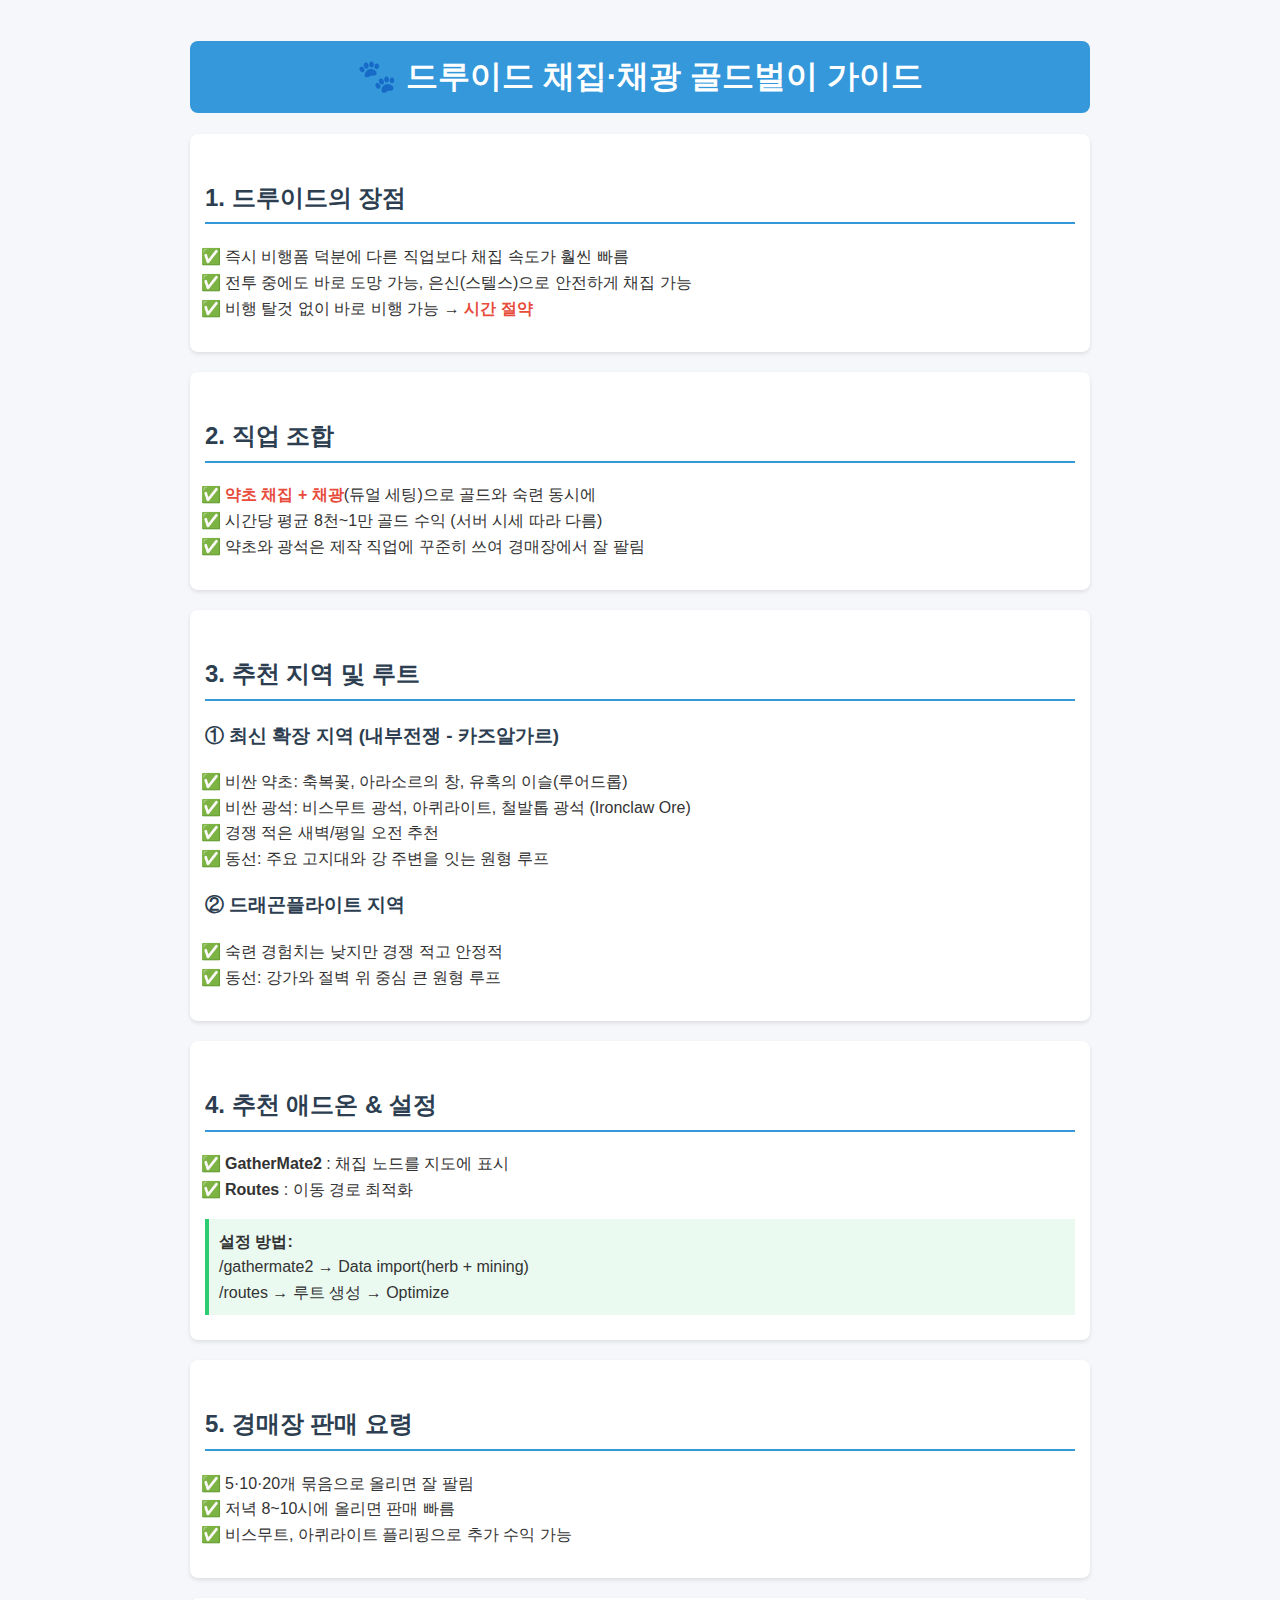
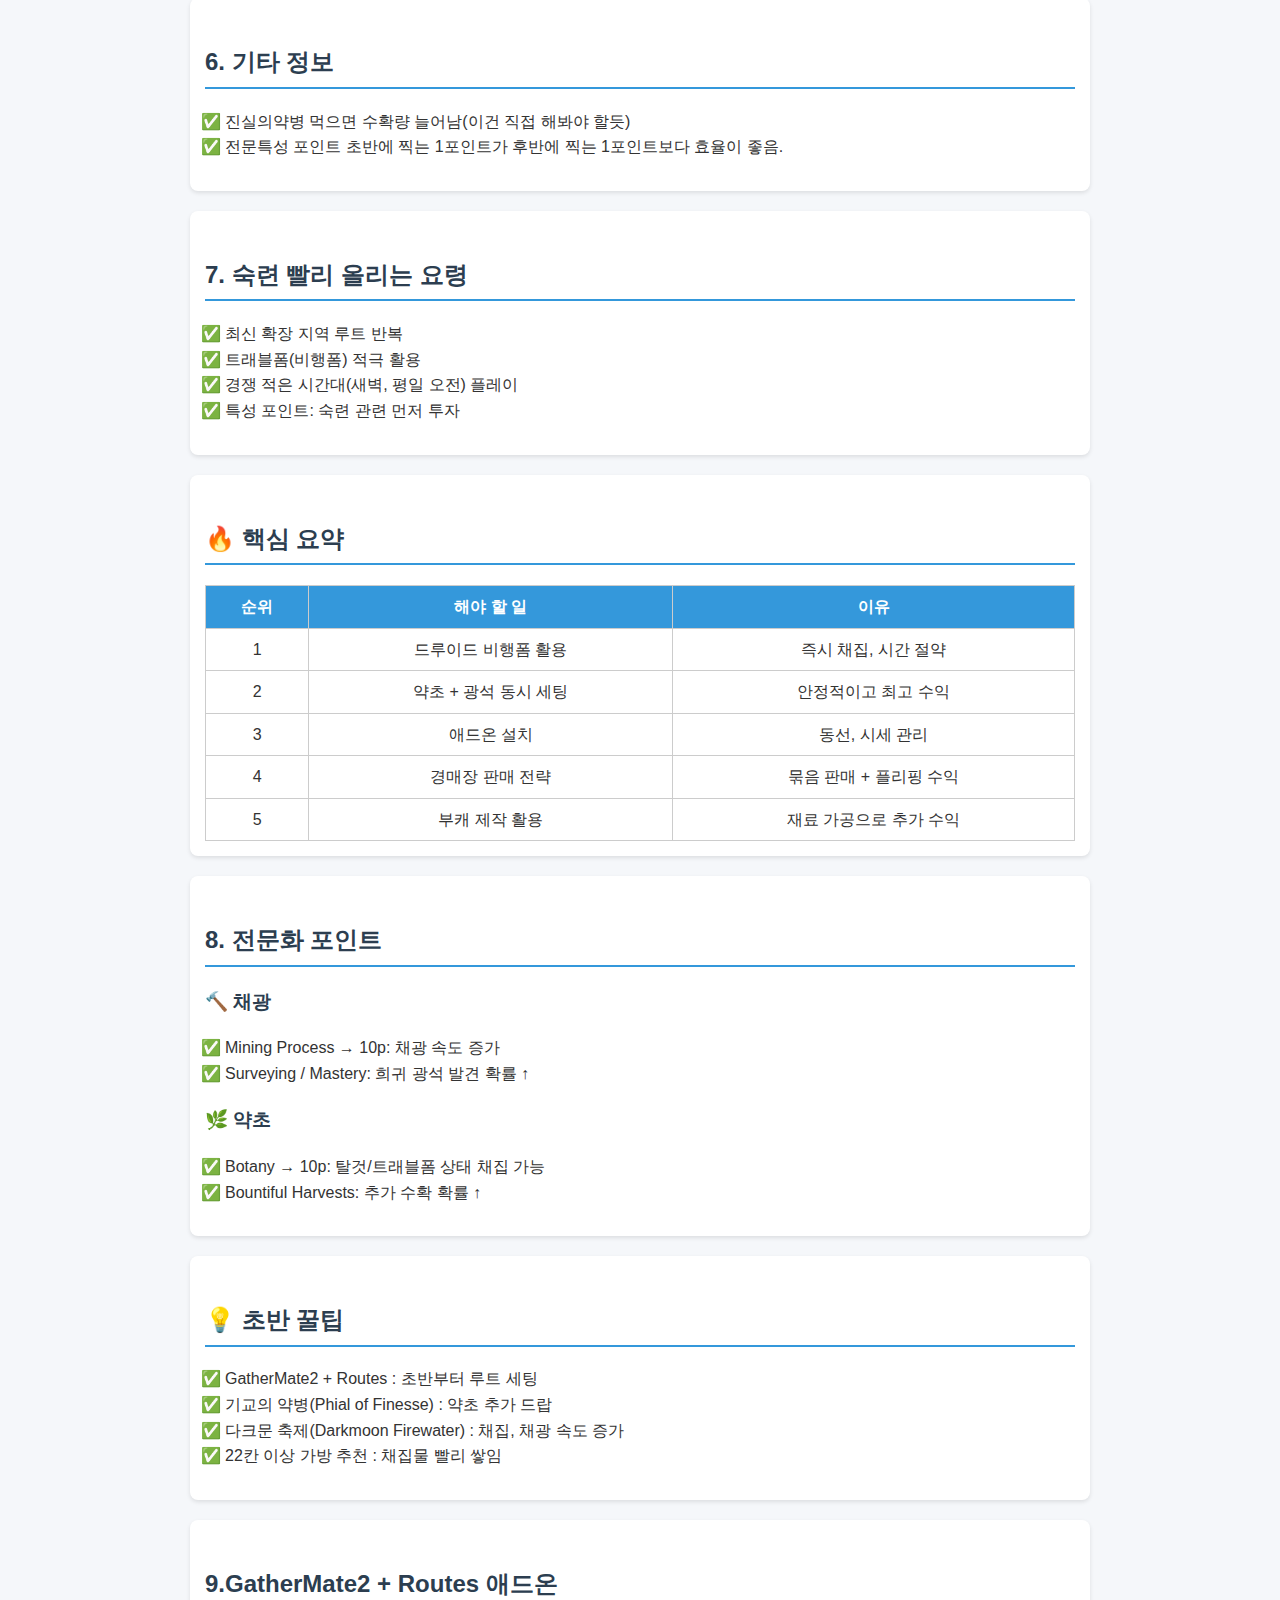
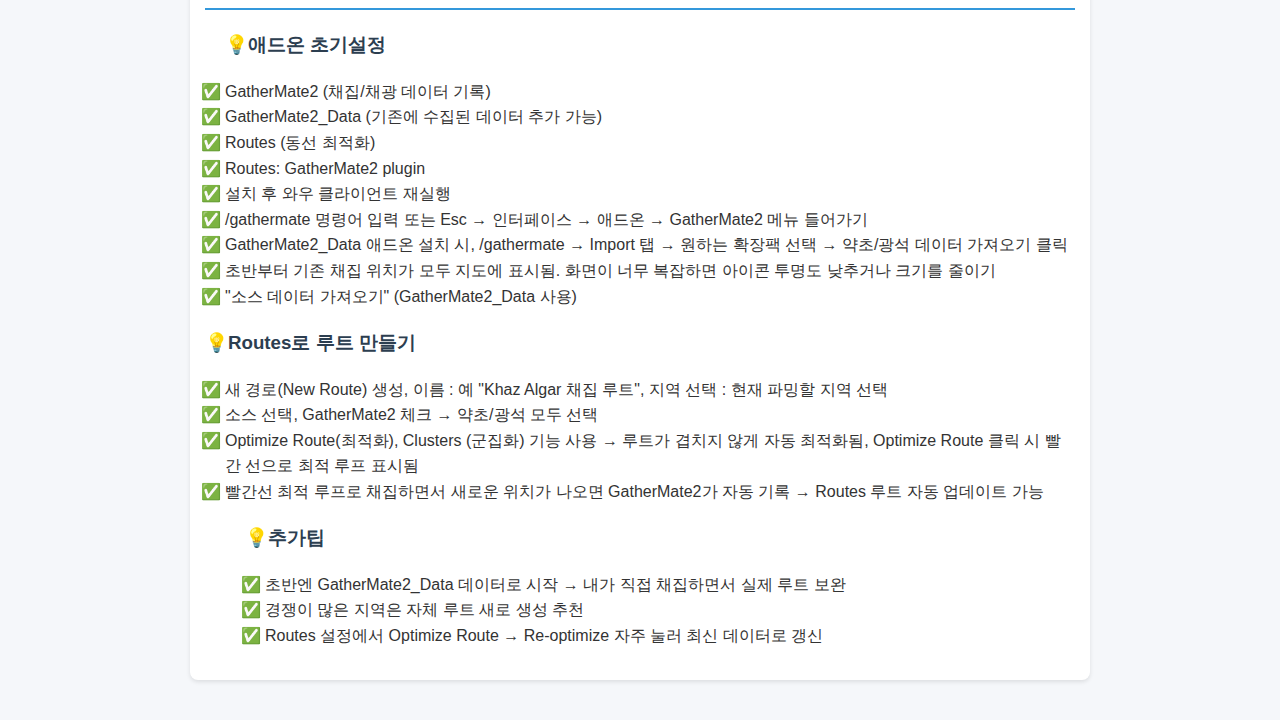
<file: druid_gold.html>
<!DOCTYPE html>
<html lang="ko">
<head>
  <meta charset="UTF-8">
  <title>드루이드 채집·채광 골드벌이 가이드</title>
  <style>
    body {
      font-family: Arial, sans-serif;
      line-height: 1.6;
      background-color: #f5f7fa;
      color: #333;
      max-width: 900px;
      margin: 0 auto;
      padding: 20px;
    }
    h1, h2, h3 {
      color: #2c3e50;
    }
    h1 {
      text-align: center;
      background: #3498db;
      color: white;
      padding: 10px;
      border-radius: 8px;
    }
    h2 {
      border-bottom: 2px solid #3498db;
      padding-bottom: 5px;
      margin-top: 30px;
    }
    .section {
      background: white;
      padding: 15px;
      margin-bottom: 20px;
      border-radius: 8px;
      box-shadow: 0 2px 4px rgba(0,0,0,0.1);
    }
    ul {
      list-style: "✅ ";
      padding-left: 20px;
    }
    table {
      width: 100%;
      border-collapse: collapse;
      margin-top: 10px;
    }
    table, th, td {
      border: 1px solid #ccc;
    }
    th {
      background: #3498db;
      color: white;
    }
    th, td {
      padding: 8px;
      text-align: center;
    }
    .tip {
      background: #eafaf1;
      border-left: 4px solid #2ecc71;
      padding: 10px;
      margin: 10px 0;
    }
    .highlight {
      color: #e74c3c;
      font-weight: bold;
    }
  </style>
</head>
<body>

<h1>🐾 드루이드 채집·채광 골드벌이 가이드</h1>

<div class="section">
  <h2>1. 드루이드의 장점</h2>
  <ul>
    <li>즉시 비행폼 덕분에 다른 직업보다 채집 속도가 훨씬 빠름</li>
    <li>전투 중에도 바로 도망 가능, 은신(스텔스)으로 안전하게 채집 가능</li>
    <li>비행 탈것 없이 바로 비행 가능 → <span class="highlight">시간 절약</span></li>
  </ul>
</div>

<div class="section">
  <h2>2. 직업 조합</h2>
  <ul>
    <li><span class="highlight">약초 채집 + 채광</span>(듀얼 세팅)으로 골드와 숙련 동시에</li>
    <li>시간당 평균 8천~1만 골드 수익 (서버 시세 따라 다름)</li>
    <li>약초와 광석은 제작 직업에 꾸준히 쓰여 경매장에서 잘 팔림</li>
  </ul>
</div>

<div class="section">
  <h2>3. 추천 지역 및 루트</h2>
  <h3>① 최신 확장 지역 (내부전쟁 - 카즈알가르)</h3>
  <ul>
    <li>비싼 약초: 축복꽃, 아라소르의 창, 유혹의 이슬(루어드롭)</li>
    <li>비싼 광석: 비스무트 광석, 아퀴라이트, 철발톱 광석 (Ironclaw Ore)</li>
    <li>경쟁 적은 새벽/평일 오전 추천</li>
    <li>동선: 주요 고지대와 강 주변을 잇는 원형 루프</li>
  </ul>
  <h3>② 드래곤플라이트 지역</h3>
  <ul>
    <li>숙련 경험치는 낮지만 경쟁 적고 안정적</li>
    <li>동선: 강가와 절벽 위 중심 큰 원형 루프</li>
  </ul>
</div>

<div class="section">
  <h2>4. 추천 애드온 & 설정</h2>
  <ul>
    <li><b>GatherMate2</b> : 채집 노드를 지도에 표시</li>
    <li><b>Routes</b> : 이동 경로 최적화</li>
  </ul>
  <div class="tip">
    <b>설정 방법:</b><br>
    /gathermate2 → Data import(herb + mining)<br>
    /routes → 루트 생성 → Optimize
  </div>
</div>

<div class="section">
  <h2>5. 경매장 판매 요령</h2>
  <ul>
    <li>5·10·20개 묶음으로 올리면 잘 팔림</li>
    <li>저녁 8~10시에 올리면 판매 빠름</li>
    <li>비스무트, 아퀴라이트 플리핑으로 추가 수익 가능</li>
    </ul>
</div>

<div class="section">
  <h2>6. 기타 정보</h2>
  <ul>
    <li>진실의약병 먹으면 수확량 늘어남(이건 직접 해봐야 할듯)</li>
    <li>전문특성 포인트 초반에 찍는 1포인트가 후반에 찍는 1포인트보다 효율이 좋음.</li>
    </ul>
</div>

<div class="section">
  <h2>7. 숙련 빨리 올리는 요령</h2>
  <ul>
    <li>최신 확장 지역 루트 반복</li>
    <li>트래블폼(비행폼) 적극 활용</li>
    <li>경쟁 적은 시간대(새벽, 평일 오전) 플레이</li>
    <li>특성 포인트: 숙련 관련 먼저 투자</li>
  </ul>
</div>

<div class="section">
  <h2>🔥 핵심 요약</h2>
  <table>
    <tr><th>순위</th><th>해야 할 일</th><th>이유</th></tr>
    <tr><td>1</td><td>드루이드 비행폼 활용</td><td>즉시 채집, 시간 절약</td></tr>
    <tr><td>2</td><td>약초 + 광석 동시 세팅</td><td>안정적이고 최고 수익</td></tr>
    <tr><td>3</td><td>애드온 설치</td><td>동선, 시세 관리</td></tr>
    <tr><td>4</td><td>경매장 판매 전략</td><td>묶음 판매 + 플리핑 수익</td></tr>
    <tr><td>5</td><td>부캐 제작 활용</td><td>재료 가공으로 추가 수익</td></tr>
  </table>
</div>

<div class="section">
  <h2>8. 전문화 포인트</h2>
  <h3>🔨 채광</h3>
  <ul>
    <li>Mining Process → 10p: 채광 속도 증가</li>
    <li>Surveying / Mastery: 희귀 광석 발견 확률 ↑</li>
  </ul>
  <h3>🌿 약초</h3>
  <ul>
    <li>Botany → 10p: 탈것/트래블폼 상태 채집 가능</li>
    <li>Bountiful Harvests: 추가 수확 확률 ↑</li>
  </ul>
</div>

<div class="section">
  <h2>💡 초반 꿀팁</h2>
  <ul>
    <li>GatherMate2 + Routes : 초반부터 루트 세팅</li>
    <li>기교의 약병(Phial of Finesse) : 약초 추가 드랍</li>
    <li>다크문 축제(Darkmoon Firewater) : 채집, 채광 속도 증가</li>
    <li>22칸 이상 가방 추천 : 채집물 빨리 쌓임</li>
  </ul>
</div>

<div class="section">
  <h2>9.GatherMate2 + Routes 애드온</h2>
  <ul>
   <h3>💡애드온 초기설정</h3> 
    <li>GatherMate2 (채집/채광 데이터 기록)</li>
    <li>GatherMate2_Data (기존에 수집된 데이터 추가 가능)</li>
    <li>Routes (동선 최적화)</li>
    <li>Routes: GatherMate2 plugin</li>
    <li>설치 후 와우 클라이언트 재실행</li>
    <li>/gathermate 명령어 입력 또는 Esc → 인터페이스 → 애드온 → GatherMate2 메뉴 들어가기</li>
    <li>GatherMate2_Data 애드온 설치 시, /gathermate → Import 탭 → 원하는 확장팩 선택 → 약초/광석 데이터 가져오기 클릭</li>
    <li>초반부터 기존 채집 위치가 모두 지도에 표시됨. 화면이 너무 복잡하면 아이콘 투명도 낮추거나 크기를 줄이기</li>
    <li>"소스 데이터 가져오기" (GatherMate2_Data 사용)</li>    
  </ul>
   <h3>💡Routes로 루트 만들기</h3>
   <ul>
    <li>새 경로(New Route) 생성, 이름 : 예 "Khaz Algar 채집 루트", 지역 선택 : 현재 파밍할 지역 선택</li>
    <li>소스 선택, GatherMate2 체크 → 약초/광석 모두 선택</li>
    <li>Optimize Route(최적화), Clusters (군집화) 기능 사용 → 루트가 겹치지 않게 자동 최적화됨, Optimize Route 클릭 시 빨간 선으로 최적 루프 표시됨</li>
    <li>빨간선 최적 루프로 채집하면서 새로운 위치가 나오면 GatherMate2가 자동 기록 → Routes 루트 자동 업데이트 가능</li>
   <ul>
   <h3>💡추가팁</h3>
   <ul>
    <li>초반엔 GatherMate2_Data 데이터로 시작 → 내가 직접 채집하면서 실제 루트 보완</li>
    <li>경쟁이 많은 지역은 자체 루트 새로 생성 추천</li>
    <li>Routes 설정에서 Optimize Route → Re-optimize 자주 눌러 최신 데이터로 갱신</li>
   </ul>
</div>

</body>
</html>
</file>
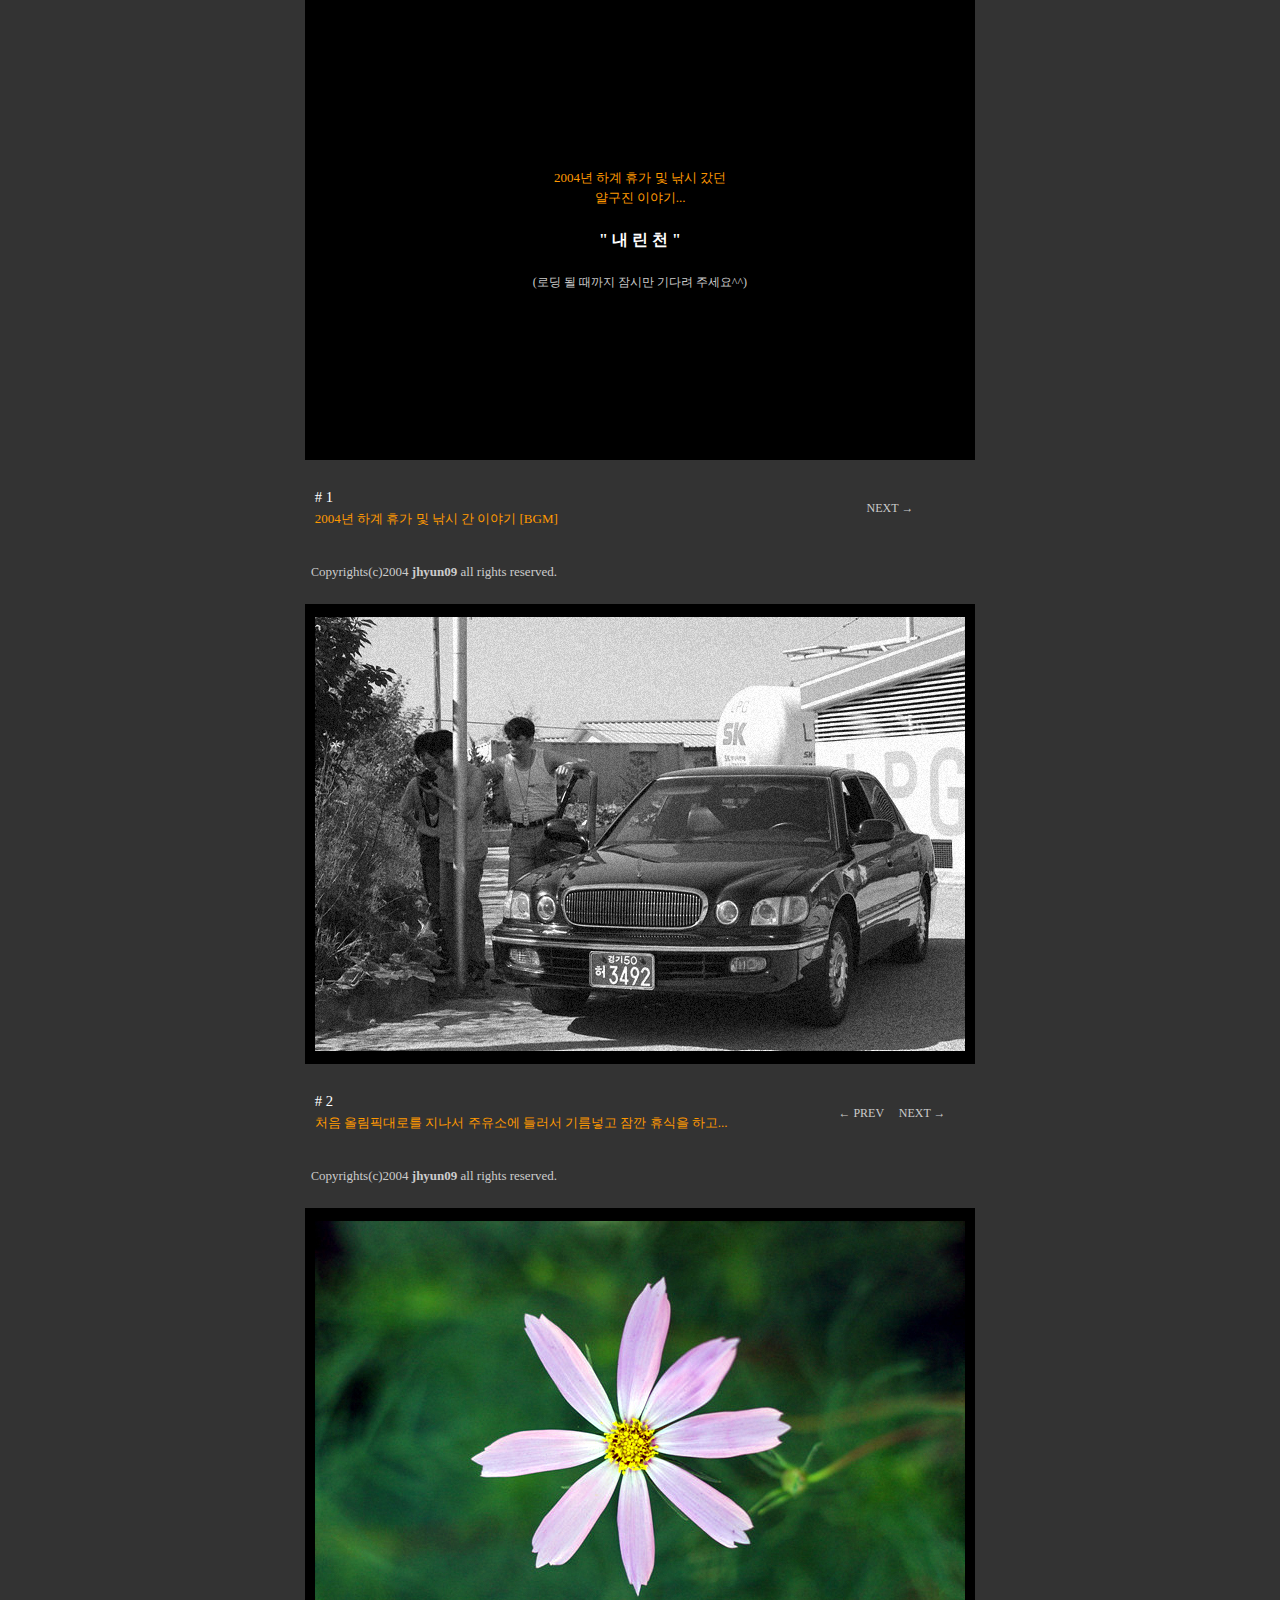
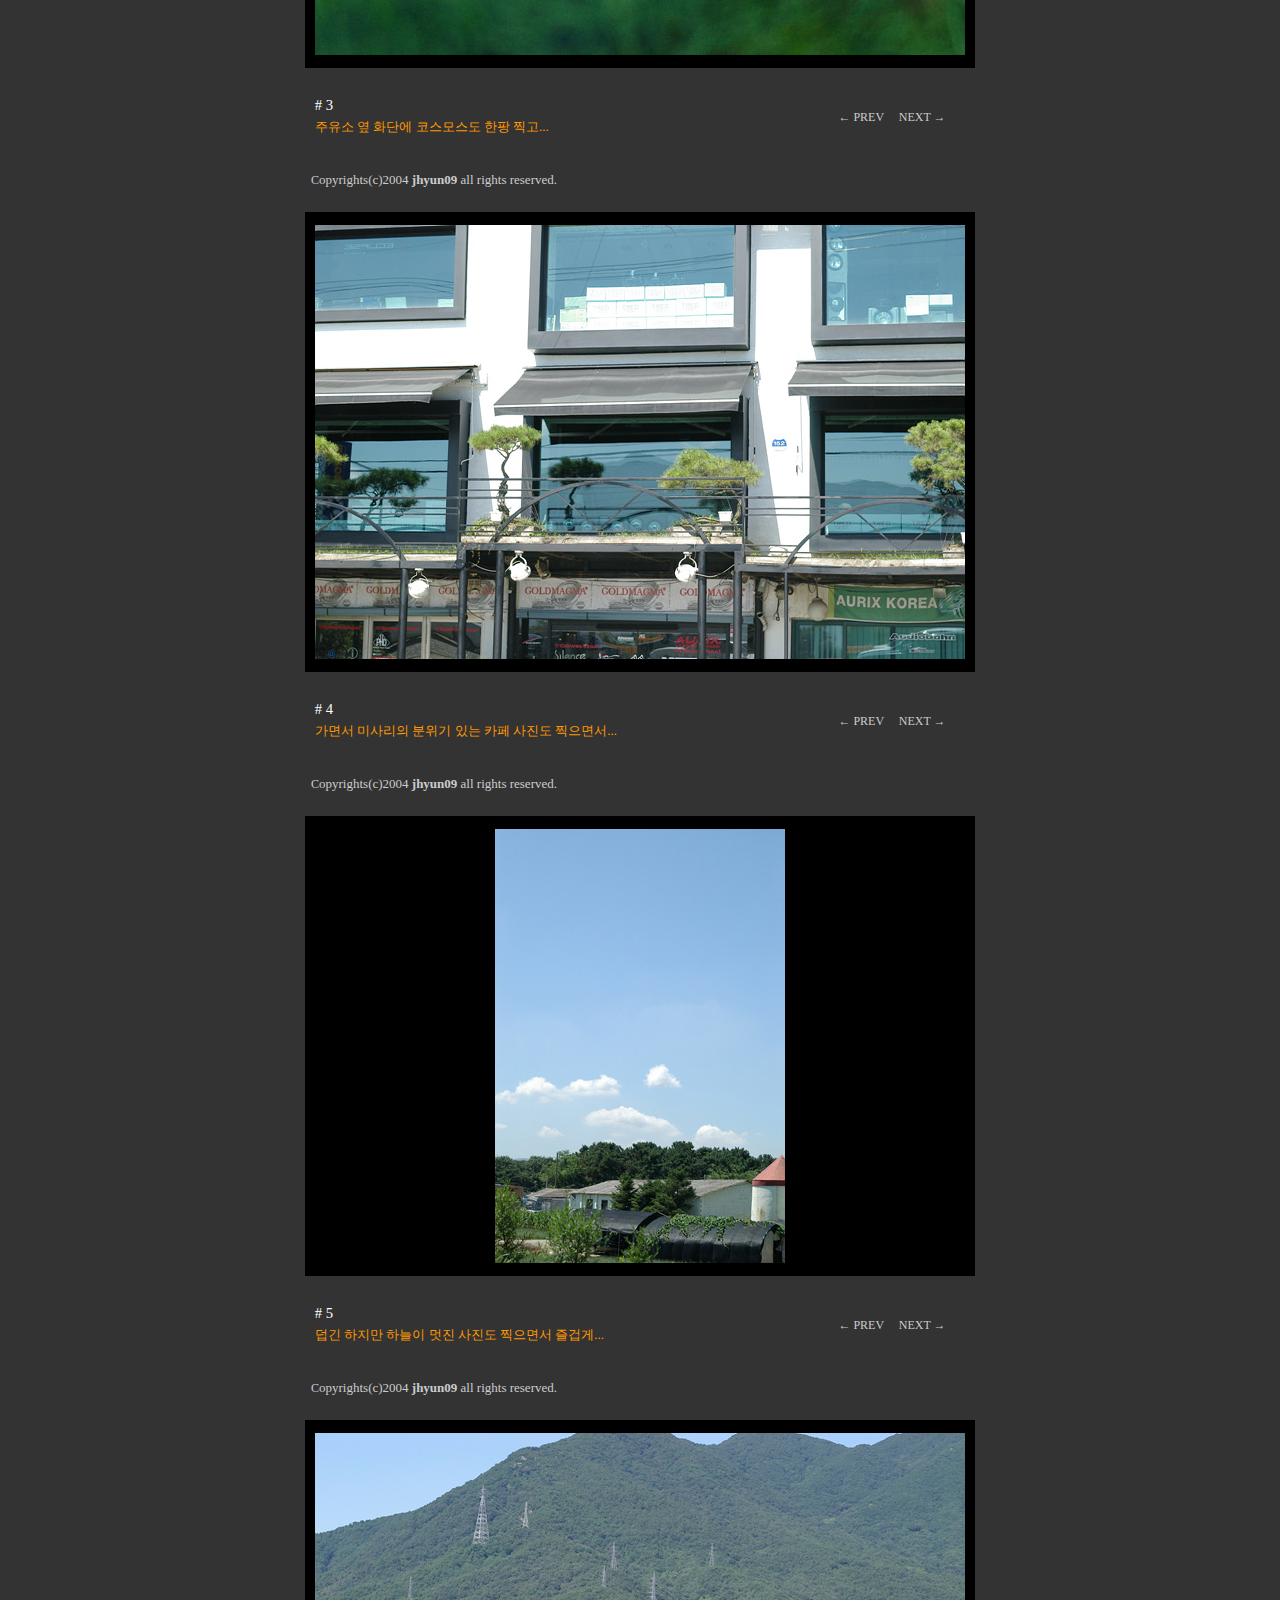
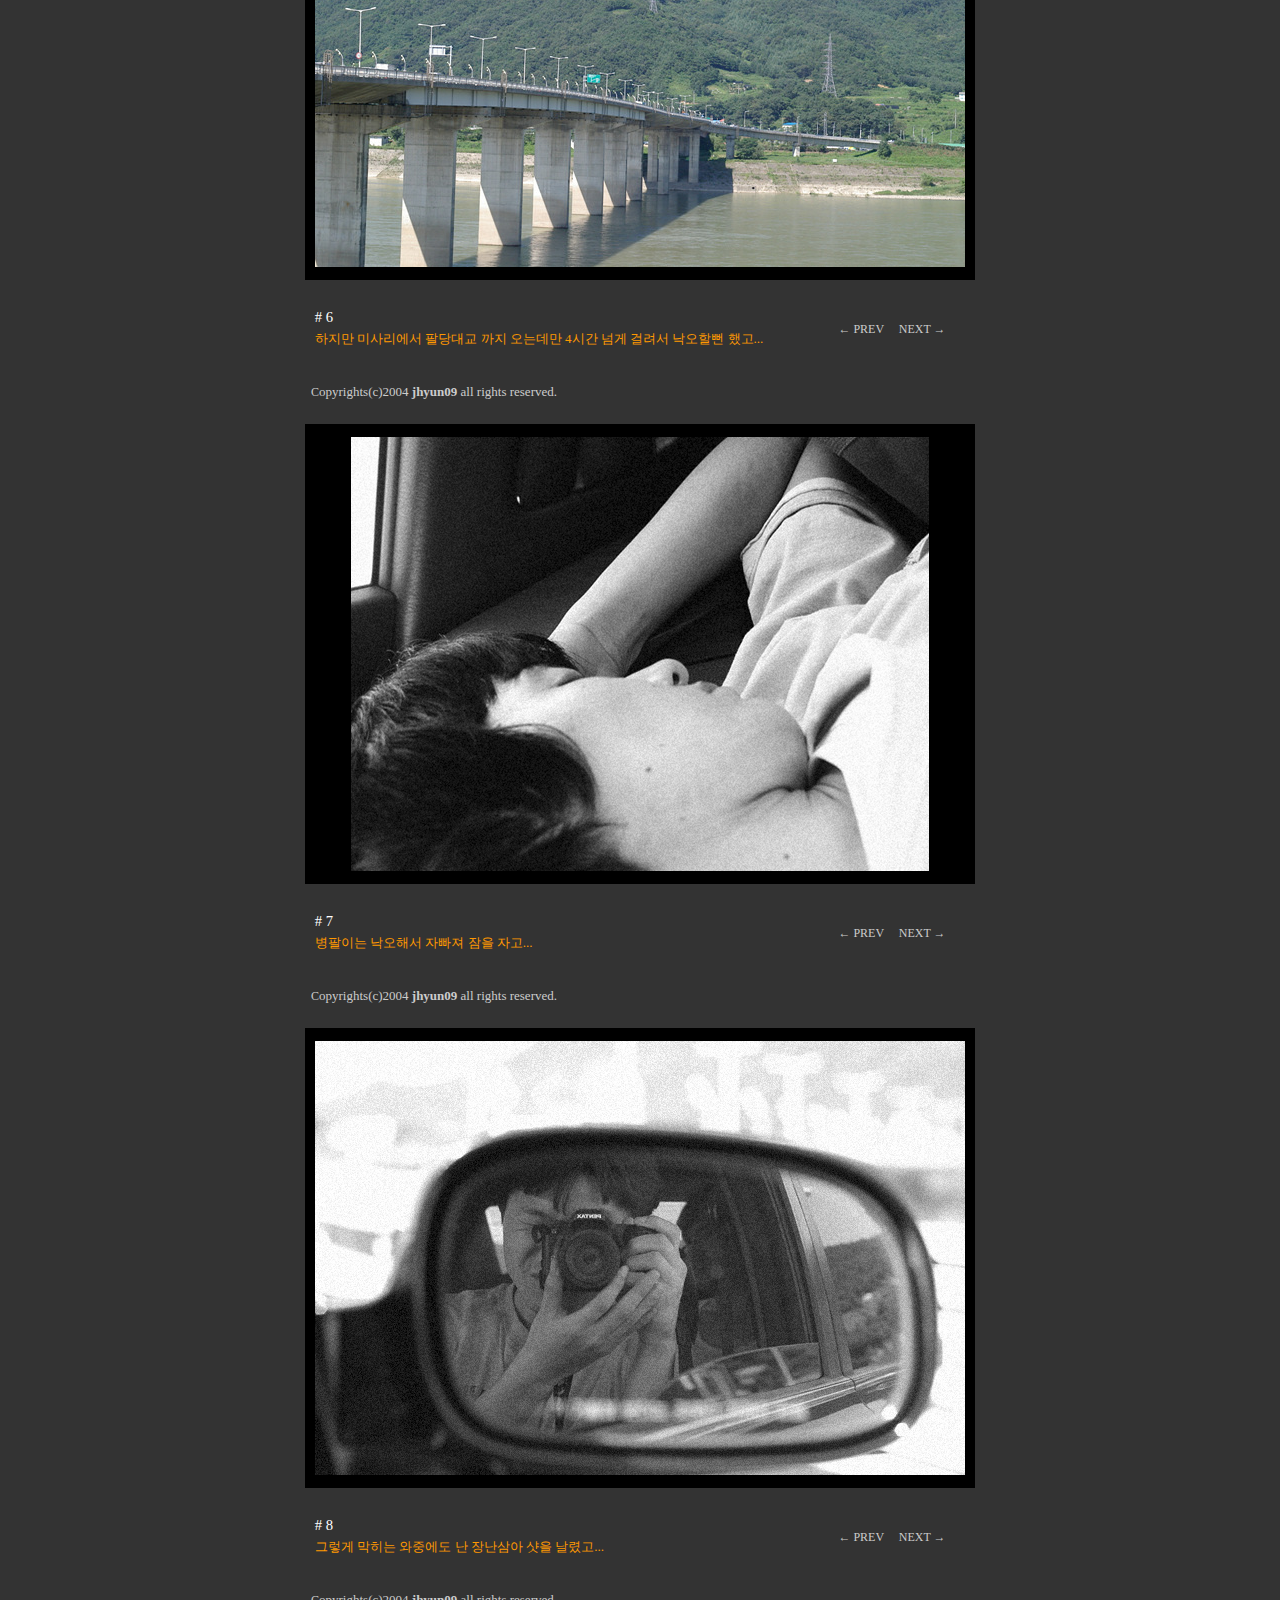
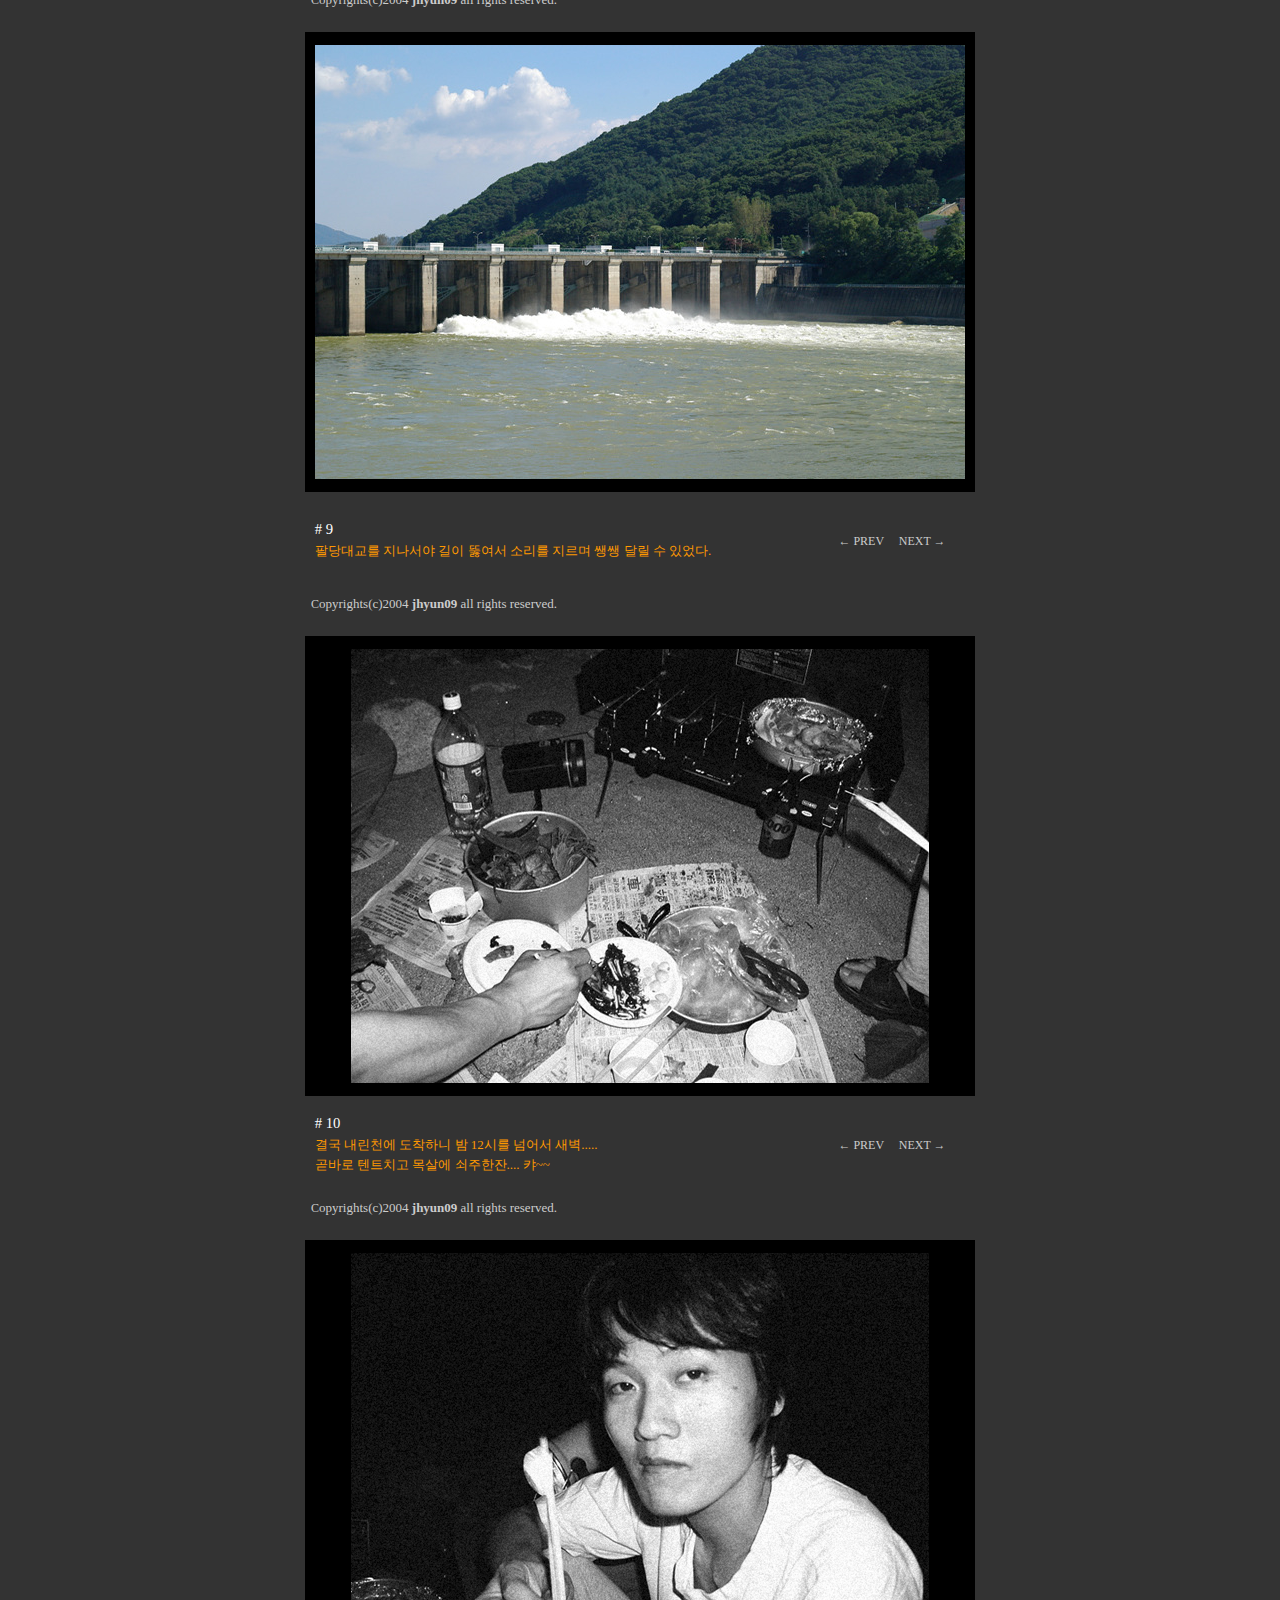
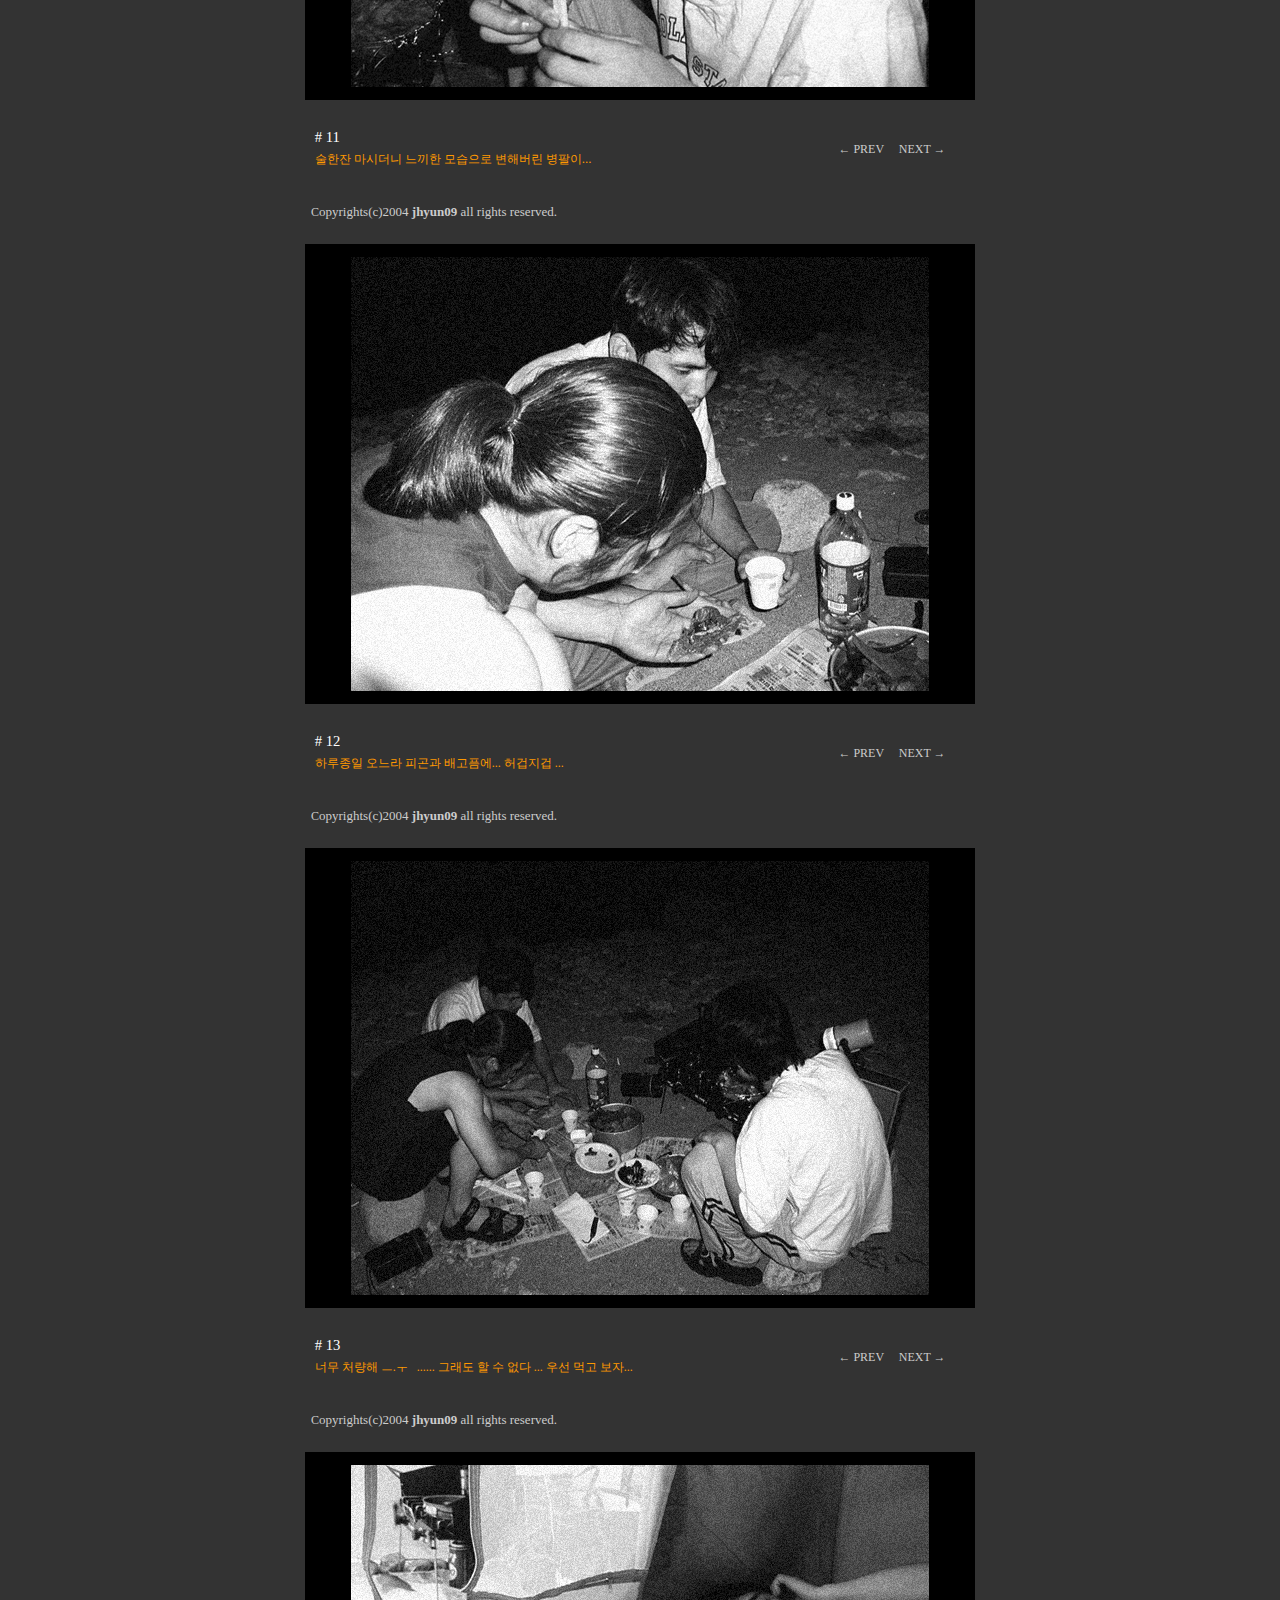
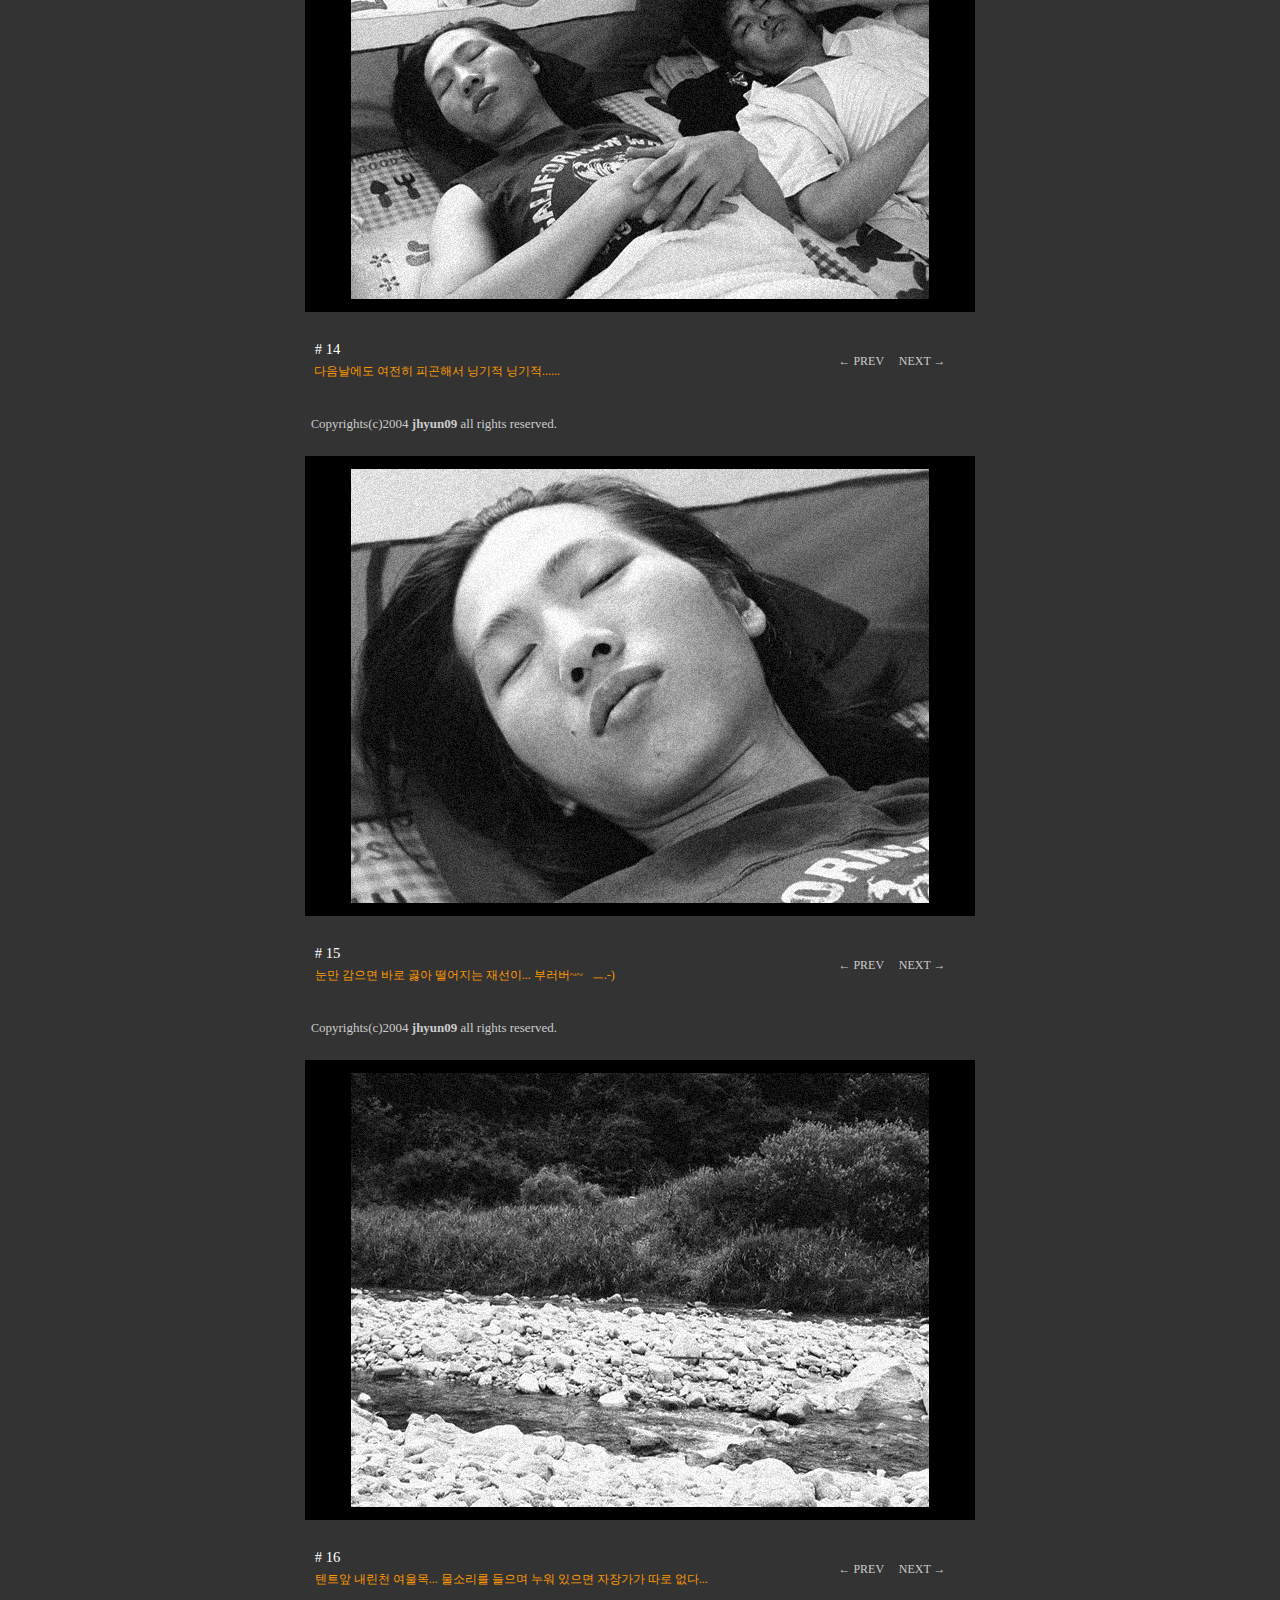
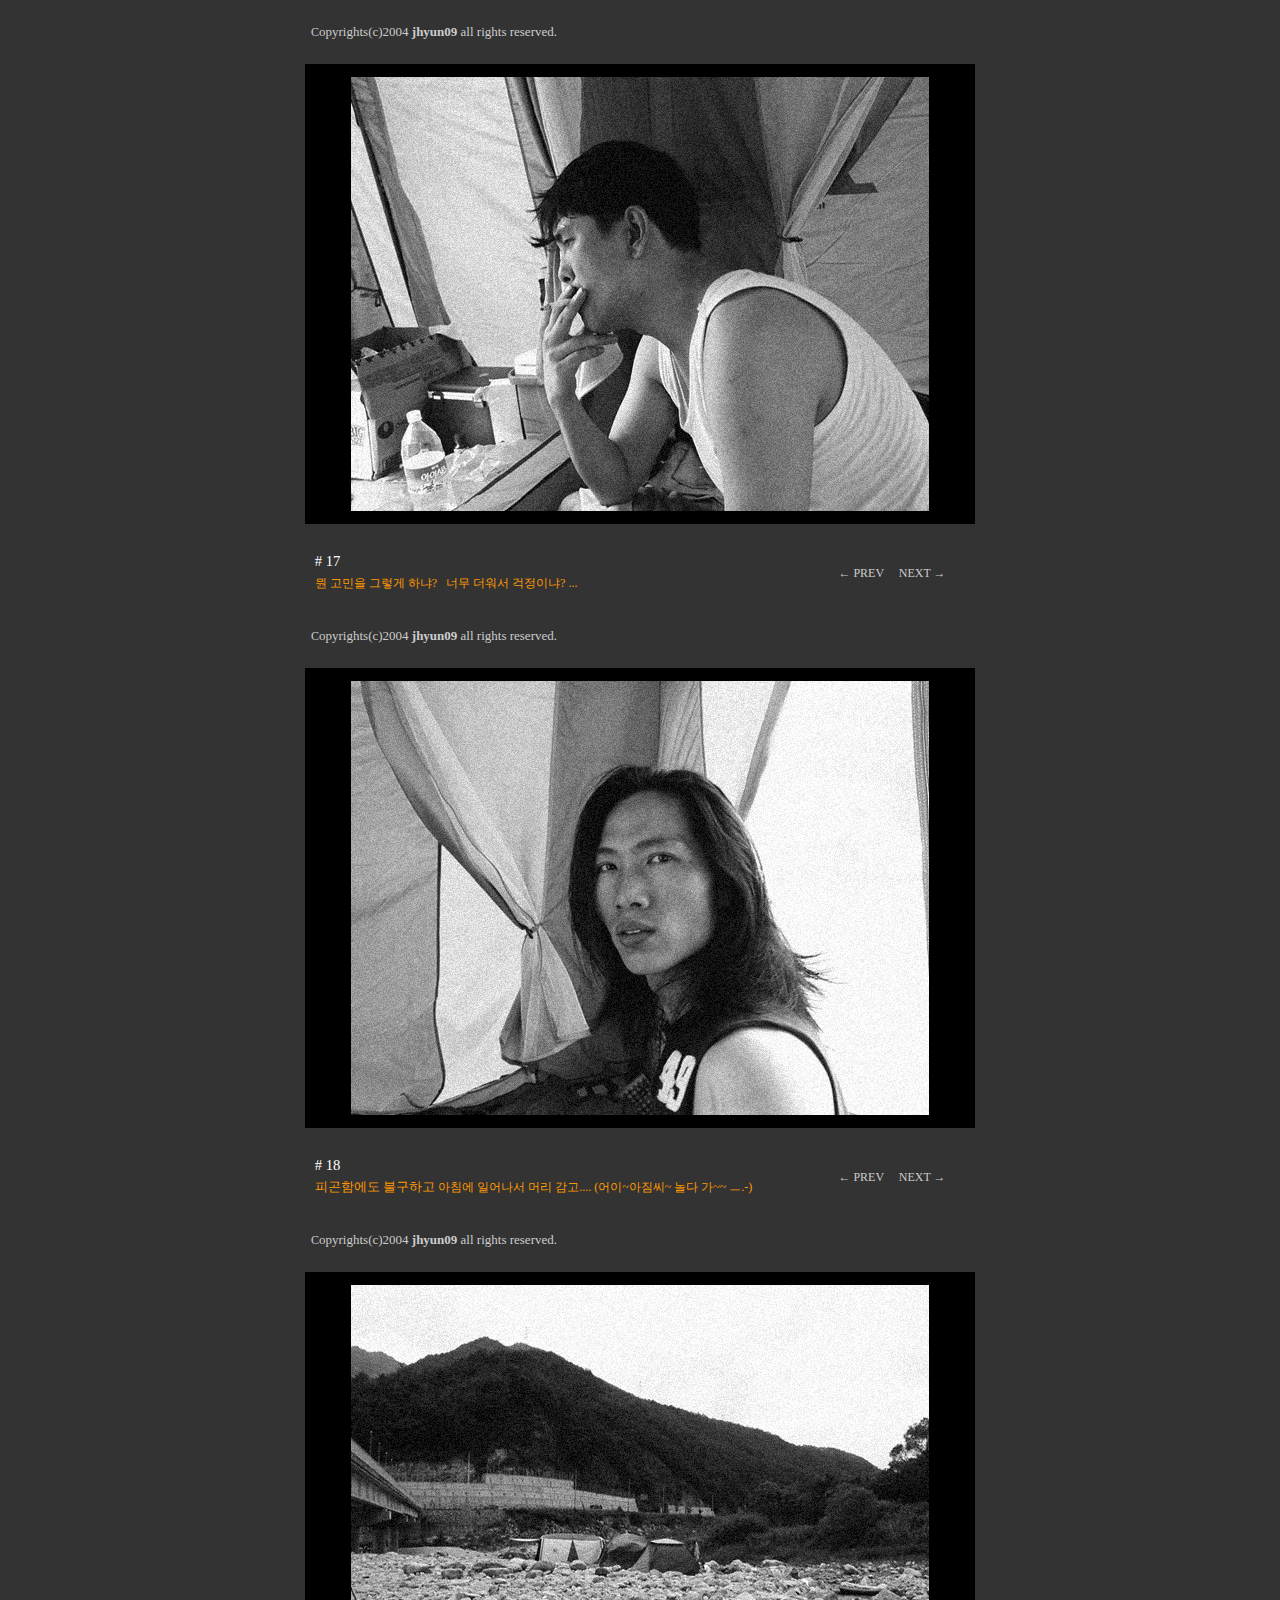
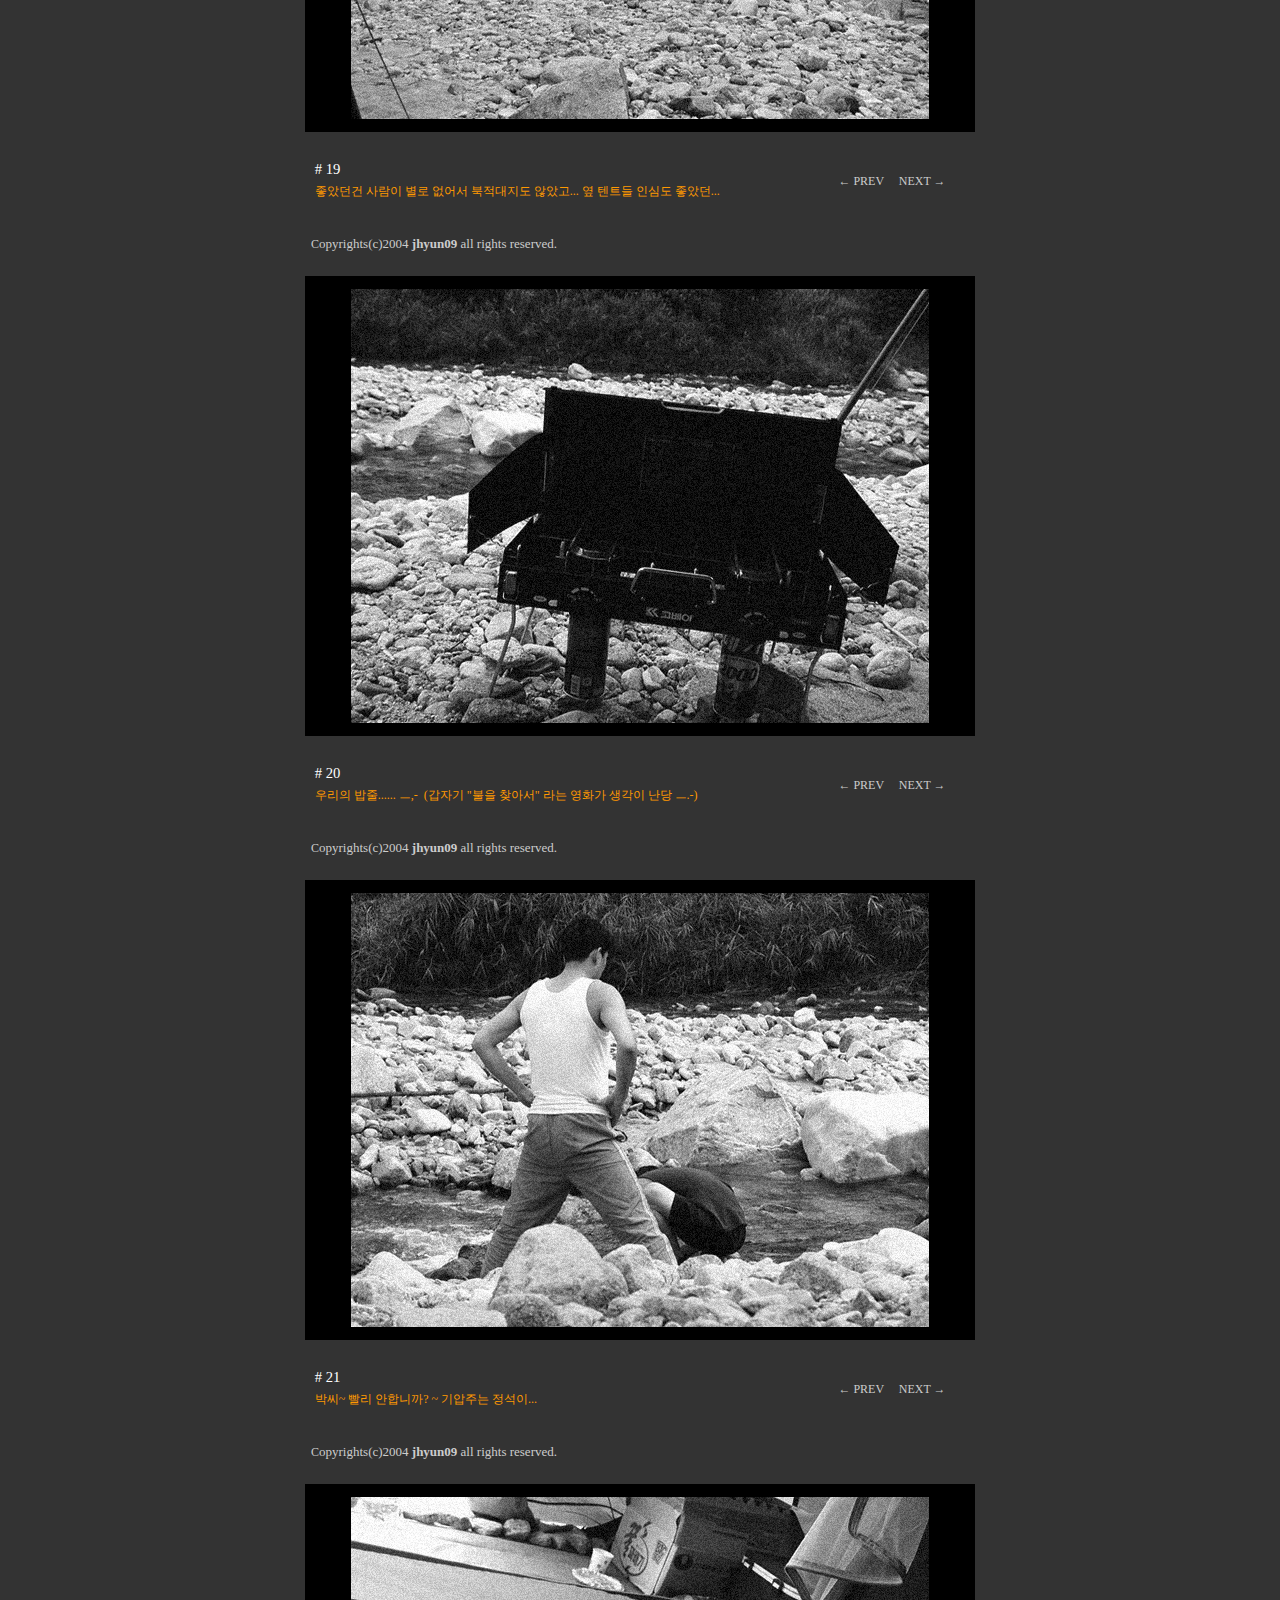
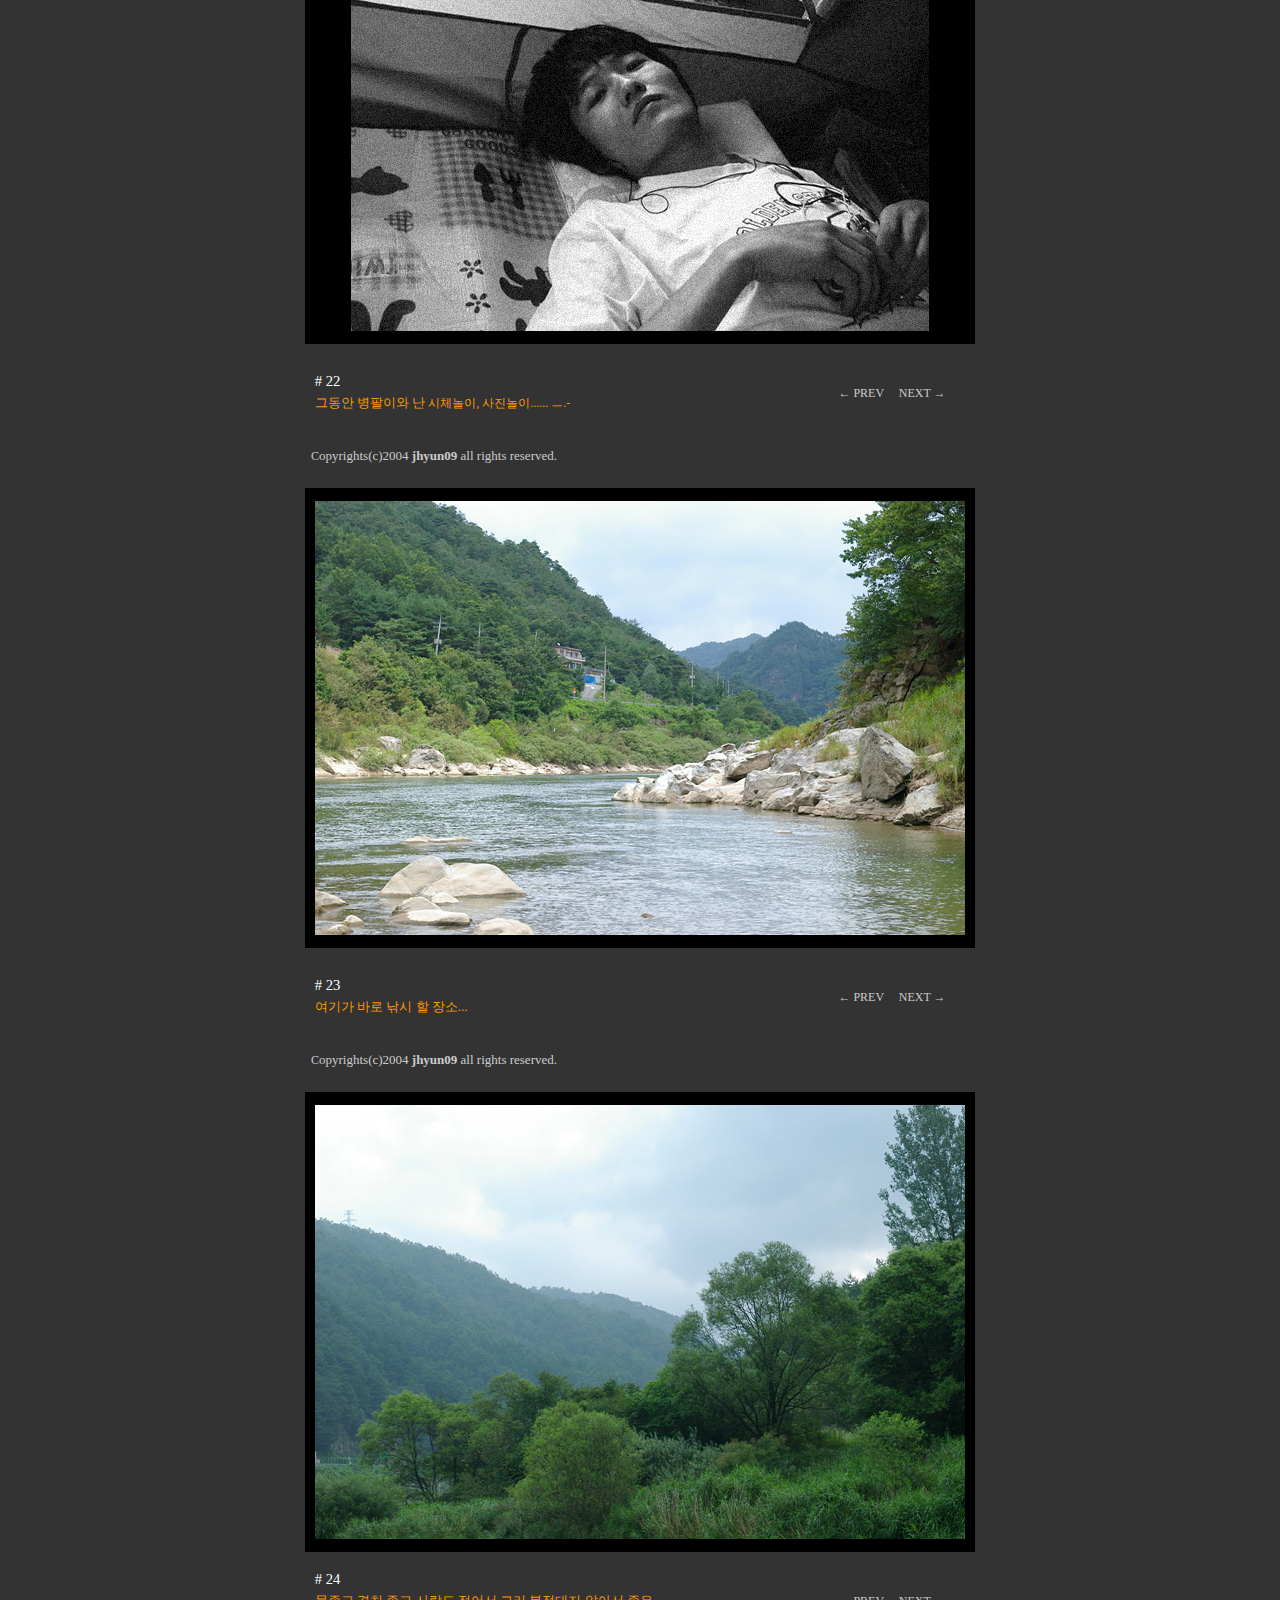
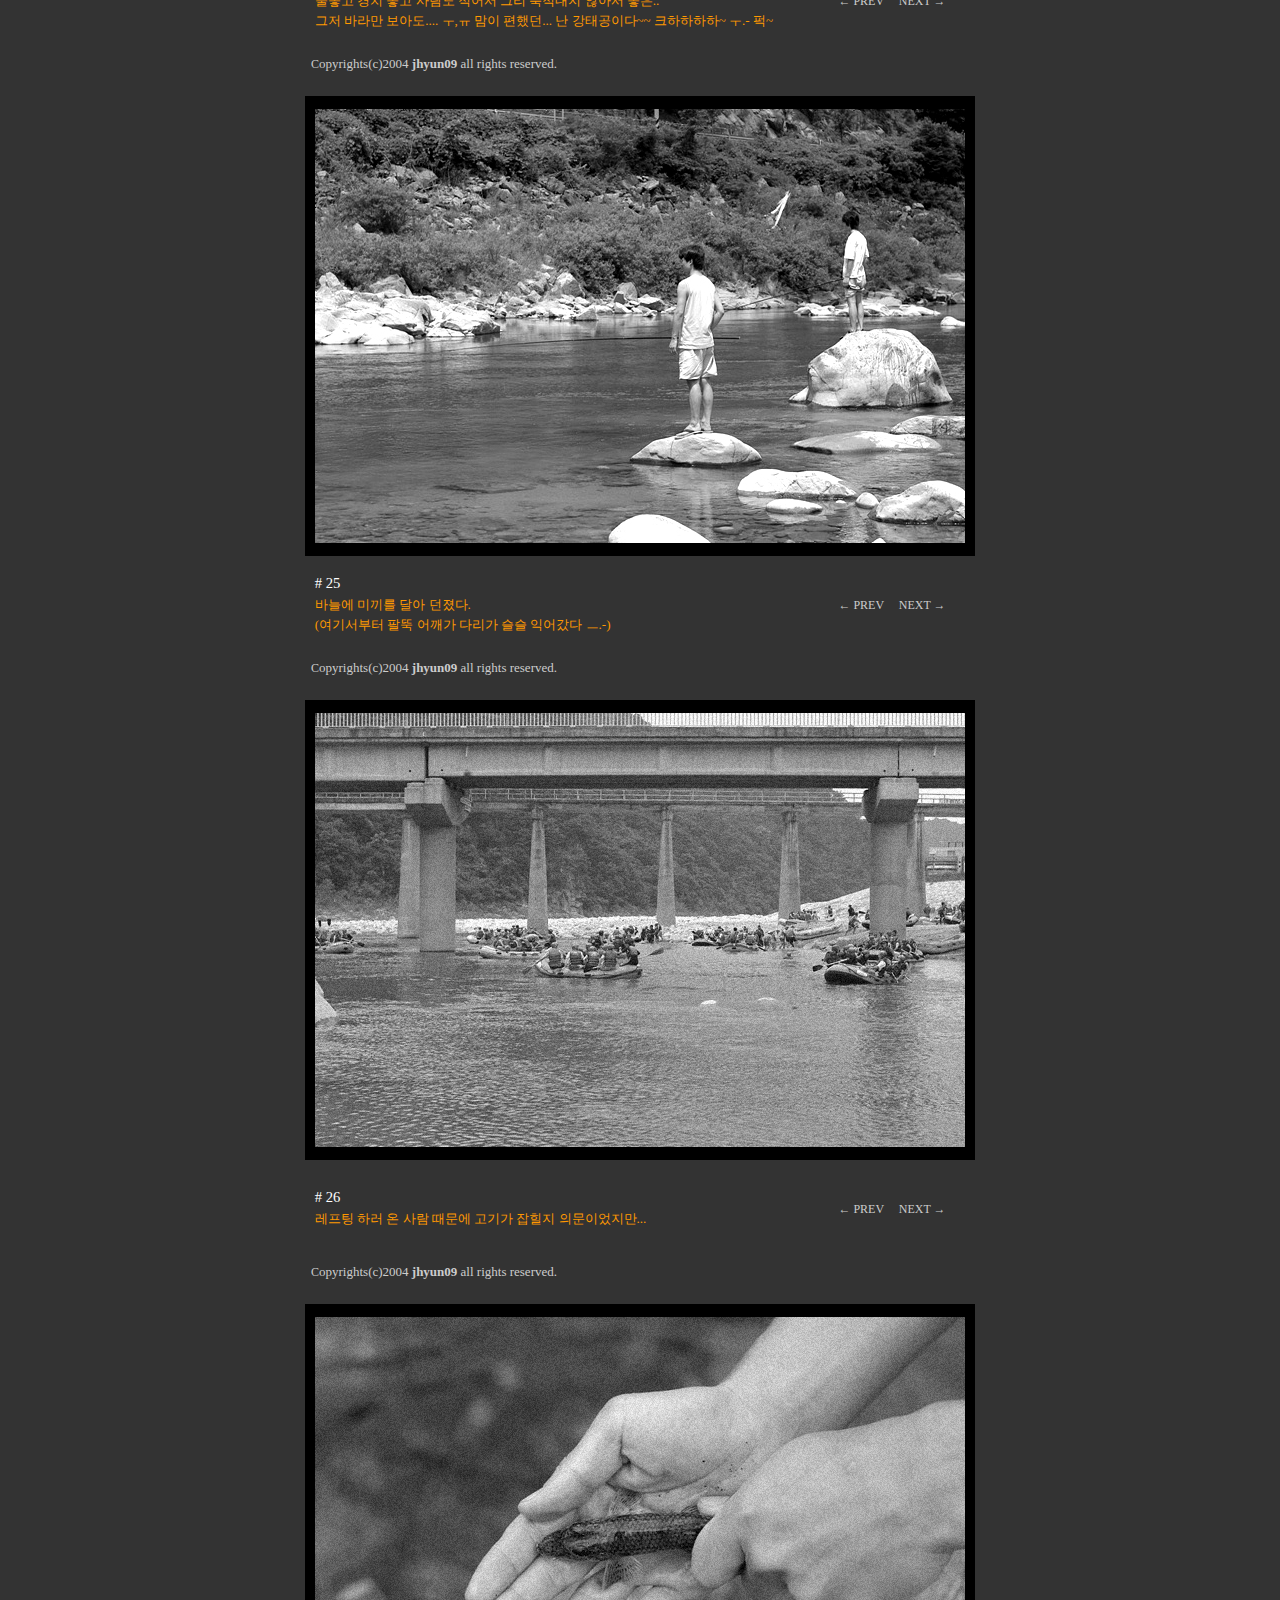
<file: memorys/story1.htm>
<html>

<head>
<meta charset="UTF-8">
<meta name="robots" content="noindex, nofollow">
<meta http-equiv="content-type" content="text/html; charset=euc-kr">
<title>Thema^^</title>
<meta name="generator" content="Namo WebEditor v5.0">
<style>
<!--
a { text-decoration:none; }
-->
</style>
</head>

<body bgcolor="#333333" text="black" link="blue" vlink="purple" alink="red" leftmargin="0" marginwidth="0" topmargin="0" marginheight="0">
<p align="center"><a name="1"></a><table align="center" border="0" cellpadding="0" cellspacing="0" width="670" bordercolor="#999999">
    <tr align="center" valign="middle" bordercolor="#999999">
        <td width="670" height="460" bgcolor="black" align="center" valign="middle" bordercolor="#333333" colspan="2">
            <p style="line-height:130%; margin-top:0; margin-bottom:0;" align="center"><FONT face="돋움" size="2" color="#FF9900">2004년 
            하계 휴가 및 낚시 갔던</FONT></p>
            <p style="line-height:130%; margin-top:0; margin-bottom:0;" align="center"><FONT face="돋움" size="2" color="#FF9900">얄구진 
            이야기...</FONT></p>
            <p style="line-height:130%; margin-top:0; margin-bottom:0;" align="center">&nbsp;</p>
            <p style="line-height:130%; margin-top:0; margin-bottom:0;" align="center"><span style="font-size:12pt;"><font color="white"><b>&quot; 
            내 
            린 천 &quot;</b></font></span></p>
            <p style="line-height:130%; margin-top:0; margin-bottom:0;" align="center">&nbsp;</p>
            <p style="line-height:130%; margin-top:0; margin-bottom:0;" align="center"><span style="font-size:9pt;"><font color="#CCCCCC">(로딩 
            될 때까지 잠시만 기다려 주세요^^)</font></span></p>
</td>
    </tr>
    <tr align="center" valign="middle" bordercolor="#999999">
        <td width="500" align="center" valign="middle" bordercolor="#333333" bgcolor="#333333">
            <p style="line-height:130%; margin-top:0; margin-bottom:0;" align="left"><FONT face="돋움" size="2" color="#FF9900">&nbsp;&nbsp;</FONT><FONT face="돋움" size="2" color="white">&nbsp;</FONT><FONT face="돋움" color="white"><span style="font-size:11pt;"># 
            1</span></FONT></p>
            <p style="line-height:130%; margin-top:0; margin-bottom:0;" align="left"><FONT face="돋움" size="2" color="#FF9900">&nbsp;&nbsp;&nbsp;2004년 
            하계 휴가 및 낚시 간 이야기 [BGM]</FONT></p>
        </td>
        <td width="170" align="center" valign="middle" bordercolor="#333333" height="97" bgcolor="#333333" rowspan="2">
            <p style="line-height:130%; margin-top:0; margin-bottom:0;" align="center"><span style="font-size:9pt;"><a href="#2"><font color="#CCCCCC">NEXT →</font></a></span></p>
        </td>
    </tr>
    <tr align="center" valign="middle" bordercolor="#999999">
        <td width="500" align="center" valign="middle" bordercolor="#333333" bgcolor="#333333">
            <p align="left"><audio src="Spring.mp3" autoplay loop hidden></audio>
                

        </td>
    </tr>
    <tr align="center" valign="middle" bordercolor="#999999">
        <td width="670" align="center" valign="middle" bordercolor="#333333" colspan="2" height="31" bgcolor="#333333">
            <p style="line-height:130%; margin-top:0; margin-bottom:0;" align="left"><font color="#CCCCCC"><span style="font-size:9pt;">&nbsp;&nbsp;C</span></font><FONT face="돋움" size="2" color="#CCCCCC">opyrights(c)2004 <b>jhyun09</b> 
            all rights 
reserved.</FONT></p>
        </td>
    </tr>
</table>
	<p align="center"><a name="2"></a><table align="center" border="0" cellpadding="0" cellspacing="0" width="670" bordercolor="#999999">
    <tr align="center" valign="middle" bordercolor="#999999">
        <td width="670" height="460" bgcolor="black" align="center" valign="middle" bordercolor="#333333" colspan="2">
	<p align="center"><img src="IMGP2024.jpg" width="650" height="434" border="0"></td>
    </tr>
    <tr align="center" valign="middle" bordercolor="#999999">
        <td width="500" align="center" valign="middle" bordercolor="#333333" height="97" bgcolor="#333333">
            <p style="line-height:130%; margin-top:0; margin-bottom:0;" align="left"><FONT face="돋움" size="2" color="#FF9900">&nbsp;&nbsp;&nbsp;</FONT><FONT face="돋움" color="white"><span style="font-size:11pt;"># 
            2</span></FONT></p>
            <p style="line-height:130%; margin-top:0; margin-bottom:0;" align="left"><FONT face="돋움" size="2" color="#FF9900">&nbsp;&nbsp;&nbsp;처음 
            올림픽대로를 
            지나서 주유소에 들러서 기름넣고  잠깐 휴식을 하고...</FONT></p>
        </td>
        <td width="170" align="center" valign="middle" bordercolor="#333333" height="97" bgcolor="#333333">
            <p style="line-height:130%; margin-top:0; margin-bottom:0;" align="center">&nbsp;<span style="font-size:9pt;"><a href="#1"><font color="#CCCCCC">← 
            PREV</font></a><font color="#CCCCCC"> &nbsp;&nbsp;&nbsp;&nbsp;</font><a href="#3"><font color="#CCCCCC">NEXT →</font></a></span></p>
        </td>
    </tr>
    <tr align="center" valign="middle" bordercolor="#999999">
        <td width="670" align="center" valign="middle" bordercolor="#333333" colspan="2" height="31" bgcolor="#333333">
            <p style="line-height:130%; margin-top:0; margin-bottom:0;" align="left"><font color="#CCCCCC"><span style="font-size:9pt;">&nbsp;&nbsp;C</span></font><FONT face="돋움" size="2" color="#CCCCCC">opyrights(c)2004 <b>jhyun09</b> 
            all rights 
reserved.</FONT></p>
        </td>
    </tr>
</table>
<p align="center"><a name="3"></a><table align="center" border="0" cellpadding="0" cellspacing="0" width="670" bordercolor="#999999">
    <tr align="center" valign="middle" bordercolor="#999999">
        <td width="670" height="460" bgcolor="black" align="center" valign="middle" bordercolor="#333333" colspan="2">
	<p align="center"><img src="IMGP2025.jpg" width="650" height="434" border="0"></td>
    </tr>
    <tr align="center" valign="middle" bordercolor="#999999">
        <td width="500" align="center" valign="middle" bordercolor="#333333" height="97" bgcolor="#333333">
            <p style="line-height:130%; margin-top:0; margin-bottom:0;" align="left"><FONT face="돋움" size="2" color="#FF9900">&nbsp;&nbsp;&nbsp;</FONT><FONT face="돋움" color="white"><span style="font-size:11pt;"># 
            3</span></FONT></p>
            <p style="line-height:130%; margin-top:0; margin-bottom:0;" align="left"><FONT face="돋움" size="2" color="#FF9900">&nbsp;&nbsp;&nbsp;주유소 
            옆 화단에 코스모스도 한팡 찍고...</FONT></p>
        </td>
        <td width="170" align="center" valign="middle" bordercolor="#333333" height="97" bgcolor="#333333">
            <p style="line-height:130%; margin-top:0; margin-bottom:0;" align="center">&nbsp;<span style="font-size:9pt;"><a href="#2"><font color="#CCCCCC">← 
            PREV</font></a><font color="#CCCCCC"> &nbsp;&nbsp;&nbsp;&nbsp;</font><a href="#4"><font color="#CCCCCC">NEXT →</font></a></span></p>
        </td>
    </tr>
    <tr align="center" valign="middle" bordercolor="#999999">
        <td width="670" align="center" valign="middle" bordercolor="#333333" colspan="2" height="31" bgcolor="#333333">
            <p style="line-height:130%; margin-top:0; margin-bottom:0;" align="left"><font color="#CCCCCC"><span style="font-size:9pt;">&nbsp;&nbsp;C</span></font><FONT face="돋움" size="2" color="#CCCCCC">opyrights(c)2004 <b>jhyun09</b> 
            all rights 
reserved.</FONT></p>
        </td>
    </tr>
</table>
	<p align="center"><a name="4"></a><table align="center" border="0" cellpadding="0" cellspacing="0" width="670" bordercolor="#999999">
    <tr align="center" valign="middle" bordercolor="#999999">
        <td width="670" height="460" bgcolor="black" align="center" valign="middle" bordercolor="#333333" colspan="2">
	<p align="center"><img src="IMGP2026.jpg" width="650" height="434" border="0"></td>
    </tr>
    <tr align="center" valign="middle" bordercolor="#999999">
        <td width="500" align="center" valign="middle" bordercolor="#333333" height="97" bgcolor="#333333">
            <p style="line-height:130%; margin-top:0; margin-bottom:0;" align="left"><FONT face="돋움" size="2" color="#FF9900">&nbsp;&nbsp;&nbsp;</FONT><FONT face="돋움" color="white"><span style="font-size:11pt;"># 
            4</span></FONT></p>
            <p style="line-height:130%; margin-top:0; margin-bottom:0;" align="left"><FONT face="돋움" size="2" color="#FF9900">&nbsp;&nbsp;&nbsp;가면서 
            미사리의 분위기 있는 카페 사진도 찍으면서...</FONT></p>
        </td>
        <td width="170" align="center" valign="middle" bordercolor="#333333" height="97" bgcolor="#333333">
            <p style="line-height:130%; margin-top:0; margin-bottom:0;" align="center"><a href="#3">&nbsp;</a><span style="font-size:9pt;"><a href="#3"><font color="#CCCCCC">← 
            PREV</font></a><font color="#CCCCCC"> &nbsp;&nbsp;&nbsp;&nbsp;</font><a href="#5"><font color="#CCCCCC">NEXT →</font></a></span></p>
        </td>
    </tr>
    <tr align="center" valign="middle" bordercolor="#999999">
        <td width="670" align="center" valign="middle" bordercolor="#333333" colspan="2" height="31" bgcolor="#333333">
            <p style="line-height:130%; margin-top:0; margin-bottom:0;" align="left"><font color="#CCCCCC"><span style="font-size:9pt;">&nbsp;&nbsp;C</span></font><FONT face="돋움" size="2" color="#CCCCCC">opyrights(c)2004 <b>jhyun09</b> 
            all rights 
reserved.</FONT></p>
        </td>
    </tr>
</table>
<p align="center"><a name="5"></a><table align="center" border="0" cellpadding="0" cellspacing="0" width="670" bordercolor="#999999">
    <tr align="center" valign="middle" bordercolor="#999999">
        <td width="670" height="460" bgcolor="black" align="center" valign="middle" bordercolor="#333333" colspan="2">
	<p align="center"><img src="IMGP2028.jpg" width="290" height="434" border="0"></td>
    </tr>
    <tr align="center" valign="middle" bordercolor="#999999">
        <td width="500" align="center" valign="middle" bordercolor="#333333" height="97" bgcolor="#333333">
            <p style="line-height:130%; margin-top:0; margin-bottom:0;" align="left"><FONT face="돋움" size="2" color="#FF9900">&nbsp;&nbsp;&nbsp;</FONT><FONT face="돋움" color="white"><span style="font-size:11pt;"># 
            5</span></FONT></p>
            <p style="line-height:130%; margin-top:0; margin-bottom:0;" align="left"><FONT face="돋움" size="2" color="#FF9900">&nbsp;&nbsp;&nbsp;덥긴 
            하지만 하늘이 멋진 사진도 찍으면서 즐겁게...</FONT></p>
        </td>
        <td width="170" align="center" valign="middle" bordercolor="#333333" height="97" bgcolor="#333333">
            <p style="line-height:130%; margin-top:0; margin-bottom:0;" align="center">&nbsp;<span style="font-size:9pt;"><a href="#4"><font color="#CCCCCC">← 
            PREV</font></a><font color="#CCCCCC"> &nbsp;&nbsp;&nbsp;&nbsp;</font><a href="#6"><font color="#CCCCCC">NEXT →</font></a></span></p>
        </td>
    </tr>
    <tr align="center" valign="middle" bordercolor="#999999">
        <td width="670" align="center" valign="middle" bordercolor="#333333" colspan="2" height="31" bgcolor="#333333">
            <p style="line-height:130%; margin-top:0; margin-bottom:0;" align="left"><font color="#CCCCCC"><span style="font-size:9pt;">&nbsp;&nbsp;C</span></font><FONT face="돋움" size="2" color="#CCCCCC">opyrights(c)2004 <b>jhyun09</b> 
            all rights 
reserved.</FONT></p>
        </td>
    </tr>
</table>
<p align="center"><a name="6"></a><table align="center" border="0" cellpadding="0" cellspacing="0" width="670" bordercolor="#999999">
    <tr align="center" valign="middle" bordercolor="#999999">
        <td width="670" height="460" bgcolor="black" align="center" valign="middle" bordercolor="#333333" colspan="2">
	<p align="center"><img src="IMGP2030.jpg" width="650" height="434" border="0"></td>
    </tr>
    <tr align="center" valign="middle" bordercolor="#999999">
        <td width="500" align="center" valign="middle" bordercolor="#333333" height="97" bgcolor="#333333">
            <p style="line-height:130%; margin-top:0; margin-bottom:0;" align="left"><FONT face="돋움" size="2" color="#FF9900">&nbsp;&nbsp;&nbsp;</FONT><FONT face="돋움" color="white"><span style="font-size:11pt;"># 
            6</span></FONT></p>
            <p style="line-height:130%; margin-top:0; margin-bottom:0;" align="left"><FONT face="돋움" size="2" color="#FF9900">&nbsp;&nbsp;&nbsp;하지만 
            미사리에서 
            팔당대교 까지 오는데만 4시간 넘게 걸려서 낙오할뻔 했고...</FONT></p>
        </td>
        <td width="170" align="center" valign="middle" bordercolor="#333333" height="97" bgcolor="#333333">
            <p style="line-height:130%; margin-top:0; margin-bottom:0;" align="center">&nbsp;<span style="font-size:9pt;"><a href="#5"><font color="#CCCCCC">← 
            PREV</font></a><font color="#CCCCCC"> &nbsp;&nbsp;&nbsp;&nbsp;</font><a href="#7"><font color="#CCCCCC">NEXT →</font></a></span></p>
        </td>
    </tr>
    <tr align="center" valign="middle" bordercolor="#999999">
        <td width="670" align="center" valign="middle" bordercolor="#333333" colspan="2" height="31" bgcolor="#333333">
            <p style="line-height:130%; margin-top:0; margin-bottom:0;" align="left"><font color="#CCCCCC"><span style="font-size:9pt;">&nbsp;&nbsp;C</span></font><FONT face="돋움" size="2" color="#CCCCCC">opyrights(c)2004 <b>jhyun09</b> 
            all rights 
reserved.</FONT></p>
        </td>
    </tr>
</table>
<p align="center"><a name="7"></a><table align="center" border="0" cellpadding="0" cellspacing="0" width="670" bordercolor="#999999">
    <tr align="center" valign="middle" bordercolor="#999999">
        <td width="670" height="460" bgcolor="black" align="center" valign="middle" bordercolor="#333333" colspan="2">
	<p align="center"><img src="P7310002.jpg" width="578" height="434" border="0"></td>
    </tr>
    <tr align="center" valign="middle" bordercolor="#999999">
        <td width="500" align="center" valign="middle" bordercolor="#333333" height="97" bgcolor="#333333">
            <p style="line-height:130%; margin-top:0; margin-bottom:0;" align="left"><FONT face="돋움" size="2" color="#FF9900">&nbsp;&nbsp;&nbsp;</FONT><FONT face="돋움" color="white"><span style="font-size:11pt;"># 
            7</span></FONT></p>
            <p style="line-height:130%; margin-top:0; margin-bottom:0;" align="left"><FONT face="돋움" size="2" color="#FF9900">&nbsp;&nbsp;&nbsp;병팔이는 
            낙오해서 자빠져 잠을 자고...</FONT></p>
        </td>
        <td width="170" align="center" valign="middle" bordercolor="#333333" height="97" bgcolor="#333333">
            <p style="line-height:130%; margin-top:0; margin-bottom:0;" align="center">&nbsp;<span style="font-size:9pt;"><a href="#6"><font color="#CCCCCC">← 
            PREV</font></a><font color="#CCCCCC"> &nbsp;&nbsp;&nbsp;&nbsp;</font><a href="#8"><font color="#CCCCCC">NEXT →</font></a></span></p>
        </td>
    </tr>
    <tr align="center" valign="middle" bordercolor="#999999">
        <td width="670" align="center" valign="middle" bordercolor="#333333" colspan="2" height="31" bgcolor="#333333">
            <p style="line-height:130%; margin-top:0; margin-bottom:0;" align="left"><font color="#CCCCCC"><span style="font-size:9pt;">&nbsp;&nbsp;C</span></font><FONT face="돋움" size="2" color="#CCCCCC">opyrights(c)2004 <b>jhyun09</b> 
            all rights 
reserved.</FONT></p>
        </td>
    </tr>
</table>
<p align="center"><a name="8"></a>
<table align="center" border="0" cellpadding="0" cellspacing="0" width="670" bordercolor="#999999">
    <tr align="center" valign="middle" bordercolor="#999999">
        <td width="670" height="460" bgcolor="black" align="center" valign="middle" bordercolor="#333333" colspan="2">
	<p align="center"><img src="IMGP2032.jpg" width="650" height="434" border="0"></td>
    </tr>
    <tr align="center" valign="middle" bordercolor="#999999">
        <td width="500" align="center" valign="middle" bordercolor="#333333" height="97" bgcolor="#333333">
            <p style="line-height:130%; margin-top:0; margin-bottom:0;" align="left"><FONT face="돋움" size="2" color="#FF9900">&nbsp;&nbsp;&nbsp;</FONT><FONT face="돋움" color="white"><span style="font-size:11pt;"># 
            8</span></FONT></p>
            <p style="line-height:130%; margin-top:0; margin-bottom:0;" align="left"><FONT face="돋움" size="2" color="#FF9900">&nbsp;&nbsp;&nbsp;그렇게 
            막히는 와중에도 난 장난삼아 샷을 날렸고... </FONT></p>
        </td>
        <td width="170" align="center" valign="middle" bordercolor="#333333" height="97" bgcolor="#333333">
            <p style="line-height:130%; margin-top:0; margin-bottom:0;" align="center">&nbsp;<span style="font-size:9pt;"><a href="#7"><font color="#CCCCCC">← 
            PREV</font></a><font color="#CCCCCC"> &nbsp;&nbsp;&nbsp;&nbsp;</font><a href="#9"><font color="#CCCCCC">NEXT →</font></a></span></p>
        </td>
    </tr>
    <tr align="center" valign="middle" bordercolor="#999999">
        <td width="670" align="center" valign="middle" bordercolor="#333333" colspan="2" height="31" bgcolor="#333333">
            <p style="line-height:130%; margin-top:0; margin-bottom:0;" align="left"><font color="#CCCCCC"><span style="font-size:9pt;">&nbsp;&nbsp;C</span></font><FONT face="돋움" size="2" color="#CCCCCC">opyrights(c)2004 <b>jhyun09</b> 
            all rights 
reserved.</FONT></p>
        </td>
    </tr>
</table>
<p align="center"><a name="9"></a><table align="center" border="0" cellpadding="0" cellspacing="0" width="670" bordercolor="#999999">
    <tr align="center" valign="middle" bordercolor="#999999">
        <td width="670" height="460" bgcolor="black" align="center" valign="middle" bordercolor="#333333" colspan="2">
	<p align="center"><img src="IMGP2035.jpg" width="650" height="434" border="0"></td>
    </tr>
    <tr align="center" valign="middle" bordercolor="#999999">
        <td width="500" align="center" valign="middle" bordercolor="#333333" height="97" bgcolor="#333333">
            <p style="line-height:130%; margin-top:0; margin-bottom:0;" align="left"><FONT face="돋움" size="2" color="#FF9900">&nbsp;&nbsp;&nbsp;</FONT><FONT face="돋움" color="white"><span style="font-size:11pt;"># 
            9</span></FONT></p>
            <p style="line-height:130%; margin-top:0; margin-bottom:0;" align="left"><FONT face="돋움" size="2" color="#FF9900">&nbsp;&nbsp;&nbsp;팔당대교를 
            지나서야 길이 뚫여서 소리를 지르며 쌩쌩 달릴 수 있었다.</FONT></p>
        </td>
        <td width="170" align="center" valign="middle" bordercolor="#333333" height="97" bgcolor="#333333">
            <p style="line-height:130%; margin-top:0; margin-bottom:0;" align="center">&nbsp;<span style="font-size:9pt;"><a href="#8"><font color="#CCCCCC">← 
            PREV</font></a><font color="#CCCCCC"> &nbsp;&nbsp;&nbsp;&nbsp;</font><a href="#10"><font color="#CCCCCC">NEXT →</font></a></span></p>
        </td>
    </tr>
    <tr align="center" valign="middle" bordercolor="#999999">
        <td width="670" align="center" valign="middle" bordercolor="#333333" colspan="2" height="31" bgcolor="#333333">
            <p style="line-height:130%; margin-top:0; margin-bottom:0;" align="left"><font color="#CCCCCC"><span style="font-size:9pt;">&nbsp;&nbsp;C</span></font><FONT face="돋움" size="2" color="#CCCCCC">opyrights(c)2004 <b>jhyun09</b> 
            all rights 
reserved.</FONT></p>
        </td>
    </tr>
</table>
<p align="center"><a name="10"></a><table align="center" border="0" cellpadding="0" cellspacing="0" width="670" bordercolor="#999999">
    <tr align="center" valign="middle" bordercolor="#999999">
        <td width="670" height="460" bgcolor="black" align="center" valign="middle" bordercolor="#333333" colspan="2">
            <p style="line-height:130%; margin-top:0; margin-bottom:0;" align="center"><img src="P8010003.jpg" width="578" height="434" border="0"></p>
</td>
    </tr>
    <tr align="center" valign="middle" bordercolor="#999999">
        <td width="500" align="center" valign="middle" bordercolor="#333333" height="97" bgcolor="#333333">
            <p style="line-height:130%; margin-top:0; margin-bottom:0;" align="left"><FONT face="돋움" size="2" color="#FF9900">&nbsp;&nbsp;&nbsp;</FONT><FONT face="돋움" color="white"><span style="font-size:11pt;"># 
            10</span></FONT></p>
            <p style="line-height:130%; margin-top:0; margin-bottom:0;" align="left"><FONT face="돋움" size="2" color="#FF9900">&nbsp;&nbsp;&nbsp;결국 
            내린천에 도착하니 밤 12시를 넘어서 새벽.....</FONT></p>
            <p style="line-height:130%; margin-top:0; margin-bottom:0;" align="left"><FONT face="돋움" size="2" color="#FF9900">&nbsp;&nbsp;&nbsp;곧바로 
            텐트치고 
            목살에 쇠주한잔.... 캬~~ </FONT></p>
        </td>
        <td width="170" align="center" valign="middle" bordercolor="#333333" height="97" bgcolor="#333333">
            <p style="line-height:130%; margin-top:0; margin-bottom:0;" align="center">&nbsp;<span style="font-size:9pt;"><a href="#9"><font color="#CCCCCC">← 
            PREV</font></a><font color="#CCCCCC"> &nbsp;&nbsp;&nbsp;&nbsp;</font><a href="#11"><font color="#CCCCCC">NEXT →</font></a></span></p>
        </td>
    </tr>
    <tr align="center" valign="middle" bordercolor="#999999">
        <td width="670" align="center" valign="middle" bordercolor="#333333" colspan="2" height="31" bgcolor="#333333">
            <p style="line-height:130%; margin-top:0; margin-bottom:0;" align="left"><font color="#CCCCCC"><span style="font-size:9pt;">&nbsp;&nbsp;C</span></font><FONT face="돋움" size="2" color="#CCCCCC">opyrights(c)2004 <b>jhyun09</b> 
            all rights 
reserved.</FONT></p>
        </td>
    </tr>
</table>
<p align="center"><a name="11"></a>
<table align="center" border="0" cellpadding="0" cellspacing="0" width="670" bordercolor="#999999">
    <tr align="center" valign="middle" bordercolor="#999999">
        <td width="670" height="460" bgcolor="black" align="center" valign="middle" bordercolor="#333333" colspan="2">
	<p align="center"><img src="P8010004.jpg" width="578" height="434" border="0"></td>
    </tr>
    <tr align="center" valign="middle" bordercolor="#999999">
        <td width="500" align="center" valign="middle" bordercolor="#333333" height="97" bgcolor="#333333">
            <p style="line-height:130%; margin-top:0; margin-bottom:0;" align="left"><FONT face="돋움" size="2" color="#FF9900">&nbsp;&nbsp;&nbsp;</FONT><FONT face="돋움" color="white"><span style="font-size:11pt;"># 
            11</span></FONT></p>
            <p style="line-height:130%; margin-top:0; margin-bottom:0;" align="left"><FONT face="돋움" size="2" color="#FF9900">&nbsp;&nbsp;&nbsp;</FONT><SPAN style="FONT-SIZE: 9pt"><font color="#FF9900">술한잔 마시더니 느끼한 모습으로 변해버린 병팔이</font></SPAN><FONT face="돋움" size="2" color="#FF9900">...</FONT></p>
        </td>
        <td width="170" align="center" valign="middle" bordercolor="#333333" height="97" bgcolor="#333333">
            <p style="line-height:130%; margin-top:0; margin-bottom:0;" align="center">&nbsp;<span style="font-size:9pt;"><a href="#10"><font color="#CCCCCC">← 
            PREV</font></a><font color="#CCCCCC"> &nbsp;&nbsp;&nbsp;&nbsp;</font><a href="#12"><font color="#CCCCCC">NEXT →</font></a></span></p>
        </td>
    </tr>
    <tr align="center" valign="middle" bordercolor="#999999">
        <td width="670" align="center" valign="middle" bordercolor="#333333" colspan="2" height="31" bgcolor="#333333">
            <p style="line-height:130%; margin-top:0; margin-bottom:0;" align="left"><font color="#CCCCCC"><span style="font-size:9pt;">&nbsp;&nbsp;C</span></font><FONT face="돋움" size="2" color="#CCCCCC">opyrights(c)2004 <b>jhyun09</b> 
            all rights 
reserved.</FONT></p>
        </td>
    </tr>
</table>
<p align="center"><a name="12"></a>
<table align="center" border="0" cellpadding="0" cellspacing="0" width="670" bordercolor="#999999">
    <tr align="center" valign="middle" bordercolor="#999999">
        <td width="670" height="460" bgcolor="black" align="center" valign="middle" bordercolor="#333333" colspan="2">
	<p align="center"><img src="P8010005.jpg" width="578" height="434" border="0"></td>
    </tr>
    <tr align="center" valign="middle" bordercolor="#999999">
        <td width="500" align="center" valign="middle" bordercolor="#333333" height="97" bgcolor="#333333">
            <p style="line-height:130%; margin-top:0; margin-bottom:0;" align="left"><FONT face="돋움" size="2" color="#FF9900">&nbsp;&nbsp;&nbsp;</FONT><FONT face="돋움" color="white"><span style="font-size:11pt;"># 
            12</span></FONT></p>
            <p style="line-height:130%; margin-top:0; margin-bottom:0;" align="left"><FONT face="돋움" size="2" color="#FF9900">&nbsp;&nbsp;&nbsp;</FONT><span style="font-size:9pt;"><font color="#FF9900">하루종일 오느라 피곤과 배고픔에... 
허겁지겁 ...</font></span></p>
        </td>
        <td width="170" align="center" valign="middle" bordercolor="#333333" height="97" bgcolor="#333333">
            <p style="line-height:130%; margin-top:0; margin-bottom:0;" align="center">&nbsp;<span style="font-size:9pt;"><a href="#11"><font color="#CCCCCC">← 
            PREV</font></a><font color="#CCCCCC"> &nbsp;&nbsp;&nbsp;&nbsp;</font><a href="#13"><font color="#CCCCCC">NEXT →</font></a></span></p>
        </td>
    </tr>
    <tr align="center" valign="middle" bordercolor="#999999">
        <td width="670" align="center" valign="middle" bordercolor="#333333" colspan="2" height="31" bgcolor="#333333">
            <p style="line-height:130%; margin-top:0; margin-bottom:0;" align="left"><font color="#CCCCCC"><span style="font-size:9pt;">&nbsp;&nbsp;C</span></font><FONT face="돋움" size="2" color="#CCCCCC">opyrights(c)2004 <b>jhyun09</b> 
            all rights 
reserved.</FONT></p>
        </td>
    </tr>
</table>
<p align="center"><a name="13"></a>
<table align="center" border="0" cellpadding="0" cellspacing="0" width="670" bordercolor="#999999">
    <tr align="center" valign="middle" bordercolor="#999999">
        <td width="670" height="460" bgcolor="black" align="center" valign="middle" bordercolor="#333333" colspan="2">
	<p align="center"><img src="P8010006.jpg" width="578" height="434" border="0"></td>
    </tr>
    <tr align="center" valign="middle" bordercolor="#999999">
        <td width="500" align="center" valign="middle" bordercolor="#333333" height="97" bgcolor="#333333">
            <p style="line-height:130%; margin-top:0; margin-bottom:0;" align="left"><FONT face="돋움" size="2" color="#FF9900">&nbsp;&nbsp;&nbsp;</FONT><FONT face="돋움" color="white"><span style="font-size:11pt;"># 
            13</span></FONT></p>
            <p style="line-height:130%; margin-top:0; margin-bottom:0;" align="left"><FONT face="돋움" size="2" color="#FF9900">&nbsp;&nbsp;&nbsp;</FONT><span style="font-size:9pt;"><font color="#FF9900">너무 
            처량해 ㅡ.ㅜ &nbsp;&nbsp;...... 그래도 할 수 없다 ... 우선 먹고 
            보자... </font></span></p>
        </td>
        <td width="170" align="center" valign="middle" bordercolor="#333333" height="97" bgcolor="#333333">
            <p style="line-height:130%; margin-top:0; margin-bottom:0;" align="center">&nbsp;<span style="font-size:9pt;"><a href="#12"><font color="#CCCCCC">← 
            PREV</font></a><font color="#CCCCCC"> &nbsp;&nbsp;&nbsp;&nbsp;</font><a href="#14"><font color="#CCCCCC">NEXT →</font></a></span></p>
        </td>
    </tr>
    <tr align="center" valign="middle" bordercolor="#999999">
        <td width="670" align="center" valign="middle" bordercolor="#333333" colspan="2" height="31" bgcolor="#333333">
            <p style="line-height:130%; margin-top:0; margin-bottom:0;" align="left"><font color="#CCCCCC"><span style="font-size:9pt;">&nbsp;&nbsp;C</span></font><FONT face="돋움" size="2" color="#CCCCCC">opyrights(c)2004 <b>jhyun09</b> 
            all rights 
reserved.</FONT></p>
        </td>
    </tr>
</table>
<p align="center"><a name="14"></a>
<table align="center" border="0" cellpadding="0" cellspacing="0" width="670" bordercolor="#999999">
    <tr align="center" valign="middle" bordercolor="#999999">
        <td width="670" height="460" bgcolor="black" align="center" valign="middle" bordercolor="#333333" colspan="2">
	<p align="center"><img src="P8010010.jpg" width="578" height="434" border="0"></td>
    </tr>
    <tr align="center" valign="middle" bordercolor="#999999">
        <td width="500" align="center" valign="middle" bordercolor="#333333" height="97" bgcolor="#333333">
            <p style="line-height:130%; margin-top:0; margin-bottom:0;" align="left"><FONT face="돋움" size="2" color="#FF9900">&nbsp;&nbsp;&nbsp;</FONT><FONT face="돋움" color="white"><span style="font-size:11pt;"># 
            14</span></FONT></p>
            <p style="line-height:130%; margin-top:0; margin-bottom:0;" align="left"><span style="font-size:9pt;"><font color="#FF9900">&nbsp;&nbsp;&nbsp;다음날에도 
            여전히 피곤해서 닝기적 닝기적......</font></span></p>
        </td>
        <td width="170" align="center" valign="middle" bordercolor="#333333" height="97" bgcolor="#333333">
            <p style="line-height:130%; margin-top:0; margin-bottom:0;" align="center">&nbsp;<span style="font-size:9pt;"><a href="#13"><font color="#CCCCCC">← 
            PREV</font></a><font color="#CCCCCC"> &nbsp;&nbsp;&nbsp;&nbsp;</font><a href="#15"><font color="#CCCCCC">NEXT →</font></a></span></p>
        </td>
    </tr>
    <tr align="center" valign="middle" bordercolor="#999999">
        <td width="670" align="center" valign="middle" bordercolor="#333333" colspan="2" height="31" bgcolor="#333333">
            <p style="line-height:130%; margin-top:0; margin-bottom:0;" align="left"><font color="#CCCCCC"><span style="font-size:9pt;">&nbsp;&nbsp;C</span></font><FONT face="돋움" size="2" color="#CCCCCC">opyrights(c)2004 <b>jhyun09</b> 
            all rights 
reserved.</FONT></p>
        </td>
    </tr>
</table>
<p align="center"><a name="15"></a>
<table align="center" border="0" cellpadding="0" cellspacing="0" width="670" bordercolor="#999999">
    <tr align="center" valign="middle" bordercolor="#999999">
        <td width="670" height="460" bgcolor="black" align="center" valign="middle" bordercolor="#333333" colspan="2">
	<p align="center"><img src="P8010011.jpg" width="578" height="434" border="0"></td>
    </tr>
    <tr align="center" valign="middle" bordercolor="#999999">
        <td width="500" align="center" valign="middle" bordercolor="#333333" height="97" bgcolor="#333333">
            <p style="line-height:130%; margin-top:0; margin-bottom:0;" align="left"><FONT face="돋움" size="2" color="#FF9900">&nbsp;&nbsp;&nbsp;</FONT><FONT face="돋움" color="white"><span style="font-size:11pt;"># 
            15</span></FONT></p>
            <p style="line-height:130%; margin-top:0; margin-bottom:0;" align="left"><FONT face="돋움" size="2" color="#FF9900">&nbsp;&nbsp;&nbsp;</FONT><span style="font-size:9pt;"><font color="#FF9900">눈만 
            감으면 바로 곯아 떨어지는 재선이... 부러버~~ &nbsp;&nbsp;ㅡ.-)</font></span></p>
        </td>
        <td width="170" align="center" valign="middle" bordercolor="#333333" height="97" bgcolor="#333333">
            <p style="line-height:130%; margin-top:0; margin-bottom:0;" align="center">&nbsp;<span style="font-size:9pt;"><a href="#14"><font color="#CCCCCC">← 
            PREV</font></a><font color="#CCCCCC"> &nbsp;&nbsp;&nbsp;&nbsp;</font><a href="#16"><font color="#CCCCCC">NEXT →</font></a></span></p>
        </td>
    </tr>
    <tr align="center" valign="middle" bordercolor="#999999">
        <td width="670" align="center" valign="middle" bordercolor="#333333" colspan="2" height="31" bgcolor="#333333">
            <p style="line-height:130%; margin-top:0; margin-bottom:0;" align="left"><font color="#CCCCCC"><span style="font-size:9pt;">&nbsp;&nbsp;C</span></font><FONT face="돋움" size="2" color="#CCCCCC">opyrights(c)2004 <b>jhyun09</b> 
            all rights 
reserved.</FONT></p>
        </td>
    </tr>
</table>
<p align="center"><a name="16"></a>
<table align="center" border="0" cellpadding="0" cellspacing="0" width="670" bordercolor="#999999">
    <tr align="center" valign="middle" bordercolor="#999999">
        <td width="670" height="460" bgcolor="black" align="center" valign="middle" bordercolor="#333333" colspan="2">
	<p align="center"><img src="P8010012.jpg" width="578" height="434" border="0"></td>
    </tr>
    <tr align="center" valign="middle" bordercolor="#999999">
        <td width="500" align="center" valign="middle" bordercolor="#333333" height="97" bgcolor="#333333">
            <p style="line-height:130%; margin-top:0; margin-bottom:0;" align="left"><FONT face="돋움" size="2" color="#FF9900">&nbsp;&nbsp;&nbsp;</FONT><FONT face="돋움" color="white"><span style="font-size:11pt;"># 
            16</span></FONT></p>
            <p style="line-height:130%; margin-top:0; margin-bottom:0;" align="left"><FONT face="돋움" size="2" color="#FF9900">&nbsp;&nbsp;&nbsp;</FONT><span style="font-size:9pt;"><font color="#FF9900">텐트앞 
            내린천 여울목... 물소리를 들으며 누워 있으면 자장가가 따로 없다...</font></span></p>
        </td>
        <td width="170" align="center" valign="middle" bordercolor="#333333" height="97" bgcolor="#333333">
            <p style="line-height:130%; margin-top:0; margin-bottom:0;" align="center">&nbsp;<span style="font-size:9pt;"><a href="#15"><font color="#CCCCCC">← 
            PREV</font></a><font color="#CCCCCC"> &nbsp;&nbsp;&nbsp;&nbsp;</font><a href="#17"><font color="#CCCCCC">NEXT →</font></a></span></p>
        </td>
    </tr>
    <tr align="center" valign="middle" bordercolor="#999999">
        <td width="670" align="center" valign="middle" bordercolor="#333333" colspan="2" height="31" bgcolor="#333333">
            <p style="line-height:130%; margin-top:0; margin-bottom:0;" align="left"><font color="#CCCCCC"><span style="font-size:9pt;">&nbsp;&nbsp;C</span></font><FONT face="돋움" size="2" color="#CCCCCC">opyrights(c)2004 <b>jhyun09</b> 
            all rights 
reserved.</FONT></p>
        </td>
    </tr>
</table>
<p align="center"><a name="17"></a>
<table align="center" border="0" cellpadding="0" cellspacing="0" width="670" bordercolor="#999999">
    <tr align="center" valign="middle" bordercolor="#999999">
        <td width="670" height="460" bgcolor="black" align="center" valign="middle" bordercolor="#333333" colspan="2">
	<p align="center"><img src="P8010013.jpg" width="578" height="434" border="0"></td>
    </tr>
    <tr align="center" valign="middle" bordercolor="#999999">
        <td width="500" align="center" valign="middle" bordercolor="#333333" height="97" bgcolor="#333333">
            <p style="line-height:130%; margin-top:0; margin-bottom:0;" align="left"><FONT face="돋움" size="2" color="#FF9900">&nbsp;&nbsp;&nbsp;</FONT><FONT face="돋움" color="white"><span style="font-size:11pt;"># 
            17</span></FONT></p>
            <p style="line-height:130%; margin-top:0; margin-bottom:0;" align="left"><FONT face="돋움" size="2" color="#FF9900">&nbsp;&nbsp;&nbsp;</FONT><span style="font-size:9pt;"><font color="#FF9900">뭔 
            고민을 그렇게 하냐? &nbsp;&nbsp;너무 더워서 걱정이냐? ...</font></span></p>
        </td>
        <td width="170" align="center" valign="middle" bordercolor="#333333" height="97" bgcolor="#333333">
            <p style="line-height:130%; margin-top:0; margin-bottom:0;" align="center">&nbsp;<span style="font-size:9pt;"><a href="#16"><font color="#CCCCCC">← 
            PREV</font></a><font color="#CCCCCC"> &nbsp;&nbsp;&nbsp;&nbsp;</font><a href="#18"><font color="#CCCCCC">NEXT →</font></a></span></p>
        </td>
    </tr>
    <tr align="center" valign="middle" bordercolor="#999999">
        <td width="670" align="center" valign="middle" bordercolor="#333333" colspan="2" height="31" bgcolor="#333333">
            <p style="line-height:130%; margin-top:0; margin-bottom:0;" align="left"><font color="#CCCCCC"><span style="font-size:9pt;">&nbsp;&nbsp;C</span></font><FONT face="돋움" size="2" color="#CCCCCC">opyrights(c)2004 <b>jhyun09</b> 
            all rights 
reserved.</FONT></p>
        </td>
    </tr>
</table>
<p align="center"><a name="18"></a>
<table align="center" border="0" cellpadding="0" cellspacing="0" width="670" bordercolor="#999999">
    <tr align="center" valign="middle" bordercolor="#999999">
        <td width="670" height="460" bgcolor="black" align="center" valign="middle" bordercolor="#333333" colspan="2">
	<p align="center"><img src="P8010014.jpg" width="578" height="434" border="0"></td>
    </tr>
    <tr align="center" valign="middle" bordercolor="#999999">
        <td width="500" align="center" valign="middle" bordercolor="#333333" height="97" bgcolor="#333333">
            <p style="line-height:130%; margin-top:0; margin-bottom:0;" align="left"><FONT face="돋움" size="2" color="#FF9900">&nbsp;&nbsp;&nbsp;</FONT><FONT face="돋움" color="white"><span style="font-size:11pt;"># 
            18</span></FONT></p>
            <p style="line-height:130%; margin-top:0; margin-bottom:0;" align="left"><FONT face="돋움" size="2" color="#FF9900">&nbsp;&nbsp;&nbsp;피곤함에도 
            불구하고 </FONT><span style="font-size:9pt;"><font color="#FF9900">아침에 
            일어나서 머리 감고.... (어이~아짐씨~ 놀다 가~~ ㅡ.-)</font></span></p>
        </td>
        <td width="170" align="center" valign="middle" bordercolor="#333333" height="97" bgcolor="#333333">
            <p style="line-height:130%; margin-top:0; margin-bottom:0;" align="center">&nbsp;<span style="font-size:9pt;"><a href="#17"><font color="#CCCCCC">← 
            PREV</font></a><font color="#CCCCCC"> &nbsp;&nbsp;&nbsp;&nbsp;</font><a href="#19"><font color="#CCCCCC">NEXT →</font></a></span></p>
        </td>
    </tr>
    <tr align="center" valign="middle" bordercolor="#999999">
        <td width="670" align="center" valign="middle" bordercolor="#333333" colspan="2" height="31" bgcolor="#333333">
            <p style="line-height:130%; margin-top:0; margin-bottom:0;" align="left"><font color="#CCCCCC"><span style="font-size:9pt;">&nbsp;&nbsp;C</span></font><FONT face="돋움" size="2" color="#CCCCCC">opyrights(c)2004 <b>jhyun09</b> 
            all rights 
reserved.</FONT></p>
        </td>
    </tr>
</table>
<p align="center"><a name="19"></a>
<table align="center" border="0" cellpadding="0" cellspacing="0" width="670" bordercolor="#999999">
    <tr align="center" valign="middle" bordercolor="#999999">
        <td width="670" height="460" bgcolor="black" align="center" valign="middle" bordercolor="#333333" colspan="2">
	<p align="center"><img src="P8010015.jpg" width="578" height="434" border="0"></td>
    </tr>
    <tr align="center" valign="middle" bordercolor="#999999">
        <td width="500" align="center" valign="middle" bordercolor="#333333" height="97" bgcolor="#333333">
            <p style="line-height:130%; margin-top:0; margin-bottom:0;" align="left"><FONT face="돋움" size="2" color="#FF9900">&nbsp;&nbsp;&nbsp;</FONT><FONT face="돋움" color="white"><span style="font-size:11pt;"># 
            19</span></FONT></p>
            <p style="line-height:130%; margin-top:0; margin-bottom:0;" align="left"><FONT face="돋움" size="2" color="#FF9900">&nbsp;&nbsp;&nbsp;</FONT><span style="font-size:9pt;"><font color="#FF9900">좋았던건 
            사람이 별로 없어서 북적대지도 않았고... 옆 텐트들 인심도 좋았던...</font></span></p>
        </td>
        <td width="170" align="center" valign="middle" bordercolor="#333333" height="97" bgcolor="#333333">
            <p style="line-height:130%; margin-top:0; margin-bottom:0;" align="center">&nbsp;<span style="font-size:9pt;"><a href="#18"><font color="#CCCCCC">← 
            PREV</font></a><font color="#CCCCCC"> &nbsp;&nbsp;&nbsp;&nbsp;</font><a href="#20"><font color="#CCCCCC">NEXT →</font></a></span></p>
        </td>
    </tr>
    <tr align="center" valign="middle" bordercolor="#999999">
        <td width="670" align="center" valign="middle" bordercolor="#333333" colspan="2" height="31" bgcolor="#333333">
            <p style="line-height:130%; margin-top:0; margin-bottom:0;" align="left"><font color="#CCCCCC"><span style="font-size:9pt;">&nbsp;&nbsp;C</span></font><FONT face="돋움" size="2" color="#CCCCCC">opyrights(c)2004 <b>jhyun09</b> 
            all rights 
reserved.</FONT></p>
        </td>
    </tr>
</table>
<p align="center"><a name="20"></a>
<table align="center" border="0" cellpadding="0" cellspacing="0" width="670" bordercolor="#999999">
    <tr align="center" valign="middle" bordercolor="#999999">
        <td width="670" height="460" bgcolor="black" align="center" valign="middle" bordercolor="#333333" colspan="2">
	<p align="center"><img src="P8010016.jpg" width="578" height="434" border="0"></td>
    </tr>
    <tr align="center" valign="middle" bordercolor="#999999">
        <td width="500" align="center" valign="middle" bordercolor="#333333" height="97" bgcolor="#333333">
            <p style="line-height:130%; margin-top:0; margin-bottom:0;" align="left"><FONT face="돋움" size="2" color="#FF9900">&nbsp;&nbsp;&nbsp;</FONT><FONT face="돋움" color="white"><span style="font-size:11pt;"># 
            20</span></FONT></p>
            <p style="line-height:130%; margin-top:0; margin-bottom:0;" align="left"><FONT face="돋움" size="2" color="#FF9900">&nbsp;&nbsp;&nbsp;</FONT><span style="font-size:9pt;"><font color="#FF9900">우리의 
            밥줄...... ㅡ,- &nbsp;(갑자기 &quot;불을 찾아서&quot; 라는 영화가 
            생각이 난당 ㅡ.-)</font></span></p>
        </td>
        <td width="170" align="center" valign="middle" bordercolor="#333333" height="97" bgcolor="#333333">
            <p style="line-height:130%; margin-top:0; margin-bottom:0;" align="center">&nbsp;<span style="font-size:9pt;"><a href="#19"><font color="#CCCCCC">← 
            PREV</font></a><font color="#CCCCCC"> &nbsp;&nbsp;&nbsp;&nbsp;</font><a href="#21"><font color="#CCCCCC">NEXT →</font></a></span></p>
        </td>
    </tr>
    <tr align="center" valign="middle" bordercolor="#999999">
        <td width="670" align="center" valign="middle" bordercolor="#333333" colspan="2" height="31" bgcolor="#333333">
            <p style="line-height:130%; margin-top:0; margin-bottom:0;" align="left"><font color="#CCCCCC"><span style="font-size:9pt;">&nbsp;&nbsp;C</span></font><FONT face="돋움" size="2" color="#CCCCCC">opyrights(c)2004 <b>jhyun09</b> 
            all rights 
reserved.</FONT></p>
        </td>
    </tr>
</table>
<p align="center"><a name="21"></a>
<table align="center" border="0" cellpadding="0" cellspacing="0" width="670" bordercolor="#999999">
    <tr align="center" valign="middle" bordercolor="#999999">
        <td width="670" height="460" bgcolor="black" align="center" valign="middle" bordercolor="#333333" colspan="2">
	<p align="center"><img src="P8010017.jpg" width="578" height="434" border="0"></td>
    </tr>
    <tr align="center" valign="middle" bordercolor="#999999">
        <td width="500" align="center" valign="middle" bordercolor="#333333" height="97" bgcolor="#333333">
            <p style="line-height:130%; margin-top:0; margin-bottom:0;" align="left"><FONT face="돋움" size="2" color="#FF9900">&nbsp;&nbsp;&nbsp;</FONT><FONT face="돋움" color="white"><span style="font-size:11pt;"># 
            21</span></FONT></p>
            <p style="line-height:130%; margin-top:0; margin-bottom:0;" align="left"><FONT face="돋움" size="2" color="#FF9900">&nbsp;&nbsp;&nbsp;</FONT><span style="font-size:9pt;"><font color="#FF9900">박씨~ 
            빨리 안합니까? ~ 기압주는 정석이...</font></span></p>
        </td>
        <td width="170" align="center" valign="middle" bordercolor="#333333" height="97" bgcolor="#333333">
            <p style="line-height:130%; margin-top:0; margin-bottom:0;" align="center">&nbsp;<span style="font-size:9pt;"><a href="#20"><font color="#CCCCCC">← 
            PREV</font></a><font color="#CCCCCC"> &nbsp;&nbsp;&nbsp;&nbsp;</font><a href="#22"><font color="#CCCCCC">NEXT →</font></a></span></p>
        </td>
    </tr>
    <tr align="center" valign="middle" bordercolor="#999999">
        <td width="670" align="center" valign="middle" bordercolor="#333333" colspan="2" height="31" bgcolor="#333333">
            <p style="line-height:130%; margin-top:0; margin-bottom:0;" align="left"><font color="#CCCCCC"><span style="font-size:9pt;">&nbsp;&nbsp;C</span></font><FONT face="돋움" size="2" color="#CCCCCC">opyrights(c)2004 <b>jhyun09</b> 
            all rights 
reserved.</FONT></p>
        </td>
    </tr>
</table>
<p align="center"><a name="22"></a>
<table align="center" border="0" cellpadding="0" cellspacing="0" width="670" bordercolor="#999999">
    <tr align="center" valign="middle" bordercolor="#999999">
        <td width="670" height="460" bgcolor="black" align="center" valign="middle" bordercolor="#333333" colspan="2">
	<p align="center"><img src="P8010018.jpg" width="578" height="434" border="0"></td>
    </tr>
    <tr align="center" valign="middle" bordercolor="#999999">
        <td width="500" align="center" valign="middle" bordercolor="#333333" height="97" bgcolor="#333333">
            <p style="line-height:130%; margin-top:0; margin-bottom:0;" align="left"><FONT face="돋움" size="2" color="#FF9900">&nbsp;&nbsp;&nbsp;</FONT><FONT face="돋움" color="white"><span style="font-size:11pt;"># 
            22</span></FONT></p>
            <p style="line-height:130%; margin-top:0; margin-bottom:0;" align="left"><FONT face="돋움" size="2" color="#FF9900">&nbsp;&nbsp;&nbsp;그동안 
            병팔이와 난</FONT><span style="font-size:9pt;"><font color="#FF9900">&nbsp;시체놀이, 
            사진놀이...... ㅡ.-</font></span></p>
        </td>
        <td width="170" align="center" valign="middle" bordercolor="#333333" height="97" bgcolor="#333333">
            <p style="line-height:130%; margin-top:0; margin-bottom:0;" align="center">&nbsp;<span style="font-size:9pt;"><a href="#21"><font color="#CCCCCC">← 
            PREV</font></a><font color="#CCCCCC"> &nbsp;&nbsp;&nbsp;&nbsp;</font><a href="#23"><font color="#CCCCCC">NEXT →</font></a></span></p>
        </td>
    </tr>
    <tr align="center" valign="middle" bordercolor="#999999">
        <td width="670" align="center" valign="middle" bordercolor="#333333" colspan="2" height="31" bgcolor="#333333">
            <p style="line-height:130%; margin-top:0; margin-bottom:0;" align="left"><font color="#CCCCCC"><span style="font-size:9pt;">&nbsp;&nbsp;C</span></font><FONT face="돋움" size="2" color="#CCCCCC">opyrights(c)2004 <b>jhyun09</b> 
            all rights 
reserved.</FONT></p>
        </td>
    </tr>
</table>
<p align="center"><a name="23"></a>
<table align="center" border="0" cellpadding="0" cellspacing="0" width="670" bordercolor="#999999">
    <tr align="center" valign="middle" bordercolor="#999999">
        <td width="670" height="460" bgcolor="black" align="center" valign="middle" bordercolor="#333333" colspan="2">
            <p style="line-height:130%; margin-top:0; margin-bottom:0;" align="center"><img src="IMGP2054.jpg" width="650" height="434" border="0"></p>
</td>
    </tr>
    <tr align="center" valign="middle" bordercolor="#999999">
        <td width="500" align="center" valign="middle" bordercolor="#333333" height="97" bgcolor="#333333">
            <p style="line-height:130%; margin-top:0; margin-bottom:0;" align="left"><FONT face="돋움" size="2" color="#FF9900">&nbsp;&nbsp;&nbsp;</FONT><FONT face="돋움" color="white"><span style="font-size:11pt;"># 
            23</span></FONT></p>
            <p style="line-height:130%; margin-top:0; margin-bottom:0;" align="left"><FONT face="돋움" size="2" color="#FF9900">&nbsp;&nbsp;&nbsp;여기가 
            바로 낚시 할 장소...</FONT></p>
        </td>
        <td width="170" align="center" valign="middle" bordercolor="#333333" height="97" bgcolor="#333333">
            <p style="line-height:130%; margin-top:0; margin-bottom:0;" align="center">&nbsp;<span style="font-size:9pt;"><a href="#22"><font color="#CCCCCC">← 
            PREV</font></a><font color="#CCCCCC"> &nbsp;&nbsp;&nbsp;&nbsp;</font><a href="#24"><font color="#CCCCCC">NEXT →</font></a></span></p>
        </td>
    </tr>
    <tr align="center" valign="middle" bordercolor="#999999">
        <td width="670" align="center" valign="middle" bordercolor="#333333" colspan="2" height="31" bgcolor="#333333">
            <p style="line-height:130%; margin-top:0; margin-bottom:0;" align="left"><font color="#CCCCCC"><span style="font-size:9pt;">&nbsp;&nbsp;C</span></font><FONT face="돋움" size="2" color="#CCCCCC">opyrights(c)2004 <b>jhyun09</b> 
            all rights 
reserved.</FONT></p>
        </td>
    </tr>
</table>
<p align="center"><a name="24"></a><table align="center" border="0" cellpadding="0" cellspacing="0" width="670" bordercolor="#999999">
    <tr align="center" valign="middle" bordercolor="#999999">
        <td width="670" height="460" bgcolor="black" align="center" valign="middle" bordercolor="#333333" colspan="2">
            <p style="line-height:130%; margin-top:0; margin-bottom:0;" align="center"><img src="IMGP2039.jpg" width="650" height="434" border="0"></p>
</td>
    </tr>
    <tr align="center" valign="middle" bordercolor="#999999">
        <td width="500" align="center" valign="middle" bordercolor="#333333" height="97" bgcolor="#333333">
            <p style="line-height:130%; margin-top:0; margin-bottom:0;" align="left"><FONT face="돋움" size="2" color="#FF9900">&nbsp;&nbsp;&nbsp;</FONT><FONT face="돋움" color="white"><span style="font-size:11pt;"># 
            24</span></FONT></p>
            <p style="line-height:130%; margin-top:0; margin-bottom:0;" align="left"><FONT face="돋움" size="2" color="#FF9900">&nbsp;&nbsp;&nbsp;물좋고 
            경치 좋고 사람도 적어서 그리 북적대지 않아서 좋은..</FONT></p>
            <p style="line-height:130%; margin-top:0; margin-bottom:0;" align="left"><FONT face="돋움" size="2" color="#FF9900">&nbsp;&nbsp;&nbsp;그저 
            바라만 보아도.... ㅜ,ㅠ 맘이 편했던... 난 강태공이다~~ 크하하하하~ 
            ㅜ.- 퍽~</FONT></p>
        </td>
        <td width="170" align="center" valign="middle" bordercolor="#333333" height="97" bgcolor="#333333">
            <p style="line-height:130%; margin-top:0; margin-bottom:0;" align="center">&nbsp;<span style="font-size:9pt;"><a href="#23"><font color="#CCCCCC">← 
            PREV</font></a><font color="#CCCCCC"> &nbsp;&nbsp;&nbsp;&nbsp;</font><a href="#25"><font color="#CCCCCC">NEXT →</font></a></span></p>
        </td>
    </tr>
    <tr align="center" valign="middle" bordercolor="#999999">
        <td width="670" align="center" valign="middle" bordercolor="#333333" colspan="2" height="31" bgcolor="#333333">
            <p style="line-height:130%; margin-top:0; margin-bottom:0;" align="left"><font color="#CCCCCC"><span style="font-size:9pt;">&nbsp;&nbsp;C</span></font><FONT face="돋움" size="2" color="#CCCCCC">opyrights(c)2004 <b>jhyun09</b> 
            all rights 
reserved.</FONT></p>
        </td>
    </tr>
</table>
<p align="center"><a name="25"></a><table align="center" border="0" cellpadding="0" cellspacing="0" width="670" bordercolor="#999999">
    <tr align="center" valign="middle" bordercolor="#999999">
        <td width="670" height="460" bgcolor="black" align="center" valign="middle" bordercolor="#333333" colspan="2">
            <p style="line-height:130%; margin-top:0; margin-bottom:0;" align="center"><img src="IMGP2053.jpg" width="650" height="434" border="0"></p>
</td>
    </tr>
    <tr align="center" valign="middle" bordercolor="#999999">
        <td width="500" align="center" valign="middle" bordercolor="#333333" height="97" bgcolor="#333333">
            <p style="line-height:130%; margin-top:0; margin-bottom:0;" align="left"><FONT face="돋움" size="2" color="#FF9900">&nbsp;&nbsp;&nbsp;</FONT><FONT face="돋움" color="white"><span style="font-size:11pt;"># 
            25</span></FONT></p>
            <p style="line-height:130%; margin-top:0; margin-bottom:0;" align="left"><FONT face="돋움" size="2" color="#FF9900">&nbsp;&nbsp;&nbsp;바늘에 미끼를 달아 던졌다.</FONT></p>
            <p style="line-height:130%; margin-top:0; margin-bottom:0;" align="left"><FONT face="돋움" size="2" color="#FF9900">&nbsp;&nbsp;&nbsp;(여기서부터 
            팔뚝 어깨가 다리가 슬슬 익어갔다 ㅡ.-)</FONT></p>
        </td>
        <td width="170" align="center" valign="middle" bordercolor="#333333" height="97" bgcolor="#333333">
            <p style="line-height:130%; margin-top:0; margin-bottom:0;" align="center">&nbsp;<span style="font-size:9pt;"><a href="#24"><font color="#CCCCCC">← 
            PREV</font></a><font color="#CCCCCC"> &nbsp;&nbsp;&nbsp;&nbsp;</font><a href="#26"><font color="#CCCCCC">NEXT →</font></a></span></p>
        </td>
    </tr>
    <tr align="center" valign="middle" bordercolor="#999999">
        <td width="670" align="center" valign="middle" bordercolor="#333333" colspan="2" height="31" bgcolor="#333333">
            <p style="line-height:130%; margin-top:0; margin-bottom:0;" align="left"><font color="#CCCCCC"><span style="font-size:9pt;">&nbsp;&nbsp;C</span></font><FONT face="돋움" size="2" color="#CCCCCC">opyrights(c)2004 <b>jhyun09</b> 
            all rights 
reserved.</FONT></p>
        </td>
    </tr>
</table>
<p align="center"><a name="26"></a><table align="center" border="0" cellpadding="0" cellspacing="0" width="670" bordercolor="#999999">
    <tr align="center" valign="middle" bordercolor="#999999">
        <td width="670" height="460" bgcolor="black" align="center" valign="middle" bordercolor="#333333" colspan="2">
            <p style="line-height:130%; margin-top:0; margin-bottom:0;" align="center"><img src="IMGP2049.jpg" width="650" height="434" border="0"></p>
</td>
    </tr>
    <tr align="center" valign="middle" bordercolor="#999999">
        <td width="500" align="center" valign="middle" bordercolor="#333333" height="97" bgcolor="#333333">
            <p style="line-height:130%; margin-top:0; margin-bottom:0;" align="left"><FONT face="돋움" size="2" color="#FF9900">&nbsp;&nbsp;&nbsp;</FONT><FONT face="돋움" color="white"><span style="font-size:11pt;"># 
            26</span></FONT></p>
            <p style="line-height:130%; margin-top:0; margin-bottom:0;" align="left"><FONT face="돋움" size="2" color="#FF9900">&nbsp;&nbsp;&nbsp;레프팅 
            하러 온 사람 때문에 고기가 잡힐지 의문이었지만...</FONT></p>
        </td>
        <td width="170" align="center" valign="middle" bordercolor="#333333" height="97" bgcolor="#333333">
            <p style="line-height:130%; margin-top:0; margin-bottom:0;" align="center">&nbsp;<span style="font-size:9pt;"><a href="#25"><font color="#CCCCCC">← 
            PREV</font></a><font color="#CCCCCC"> &nbsp;&nbsp;&nbsp;&nbsp;</font><a href="#27"><font color="#CCCCCC">NEXT →</font></a></span></p>
        </td>
    </tr>
    <tr align="center" valign="middle" bordercolor="#999999">
        <td width="670" align="center" valign="middle" bordercolor="#333333" colspan="2" height="31" bgcolor="#333333">
            <p style="line-height:130%; margin-top:0; margin-bottom:0;" align="left"><font color="#CCCCCC"><span style="font-size:9pt;">&nbsp;&nbsp;C</span></font><FONT face="돋움" size="2" color="#CCCCCC">opyrights(c)2004 <b>jhyun09</b> 
            all rights 
reserved.</FONT></p>
        </td>
    </tr>
</table>
<p align="center"><a name="27"></a><table align="center" border="0" cellpadding="0" cellspacing="0" width="670" bordercolor="#999999">
    <tr align="center" valign="middle" bordercolor="#999999">
        <td width="670" height="460" bgcolor="black" align="center" valign="middle" bordercolor="#333333" colspan="2">
            <p style="line-height:130%; margin-top:0; margin-bottom:0;" align="center"><img src="IMGP2080.jpg" width="650" height="434" border="0"></p>
</td>
    </tr>
    <tr align="center" valign="middle" bordercolor="#999999">
        <td width="500" align="center" valign="middle" bordercolor="#333333" height="97" bgcolor="#333333">
            <p style="line-height:130%; margin-top:0; margin-bottom:0;" align="left"><FONT face="돋움" size="2" color="#FF9900">&nbsp;&nbsp;&nbsp;</FONT><FONT face="돋움" color="white"><span style="font-size:11pt;"># 
            27</span></FONT></p>
            <p style="line-height:130%; margin-top:0; margin-bottom:0;" align="left"><FONT face="돋움" size="2" color="#FF9900">&nbsp;&nbsp;&nbsp;다행히 
            고기는 우리한테 잡혀주었다~~음하하하핫~</FONT></p>
        </td>
        <td width="170" align="center" valign="middle" bordercolor="#333333" height="97" bgcolor="#333333">
            <p style="line-height:130%; margin-top:0; margin-bottom:0;" align="center">&nbsp;<span style="font-size:9pt;"><a href="#26"><font color="#CCCCCC">← 
            PREV</font></a><font color="#CCCCCC"> &nbsp;&nbsp;&nbsp;&nbsp;</font><a href="#28"><font color="#CCCCCC">NEXT →</font></a></span></p>
        </td>
    </tr>
    <tr align="center" valign="middle" bordercolor="#999999">
        <td width="670" align="center" valign="middle" bordercolor="#333333" colspan="2" height="31" bgcolor="#333333">
            <p style="line-height:130%; margin-top:0; margin-bottom:0;" align="left"><font color="#CCCCCC"><span style="font-size:9pt;">&nbsp;&nbsp;C</span></font><FONT face="돋움" size="2" color="#CCCCCC">opyrights(c)2004 <b>jhyun09</b> 
            all rights 
reserved.</FONT></p>
        </td>
    </tr>
</table>
<p align="center"><a name="28"></a><table align="center" border="0" cellpadding="0" cellspacing="0" width="670" bordercolor="#999999">
    <tr align="center" valign="middle" bordercolor="#999999">
        <td width="670" height="460" bgcolor="black" align="center" valign="middle" bordercolor="#333333" colspan="2">
            <p style="line-height:130%; margin-top:0; margin-bottom:0;" align="center"><img src="IMGP2059.jpg" width="650" height="434" border="0"></p>
</td>
    </tr>
    <tr align="center" valign="middle" bordercolor="#999999">
        <td width="500" align="center" valign="middle" bordercolor="#333333" height="97" bgcolor="#333333">
            <p style="line-height:130%; margin-top:0; margin-bottom:0;" align="left"><FONT face="돋움" size="2" color="#FF9900">&nbsp;&nbsp;&nbsp;</FONT><FONT face="돋움" color="white"><span style="font-size:11pt;"># 
            28</span></FONT></p>
            <p style="line-height:130%; margin-top:0; margin-bottom:0;" align="left"><FONT face="돋움" size="2" color="#FF9900">&nbsp;&nbsp;낚시를 
            하면서..... 담배도 피고...</FONT></p>
        </td>
        <td width="170" align="center" valign="middle" bordercolor="#333333" height="97" bgcolor="#333333">
            <p style="line-height:130%; margin-top:0; margin-bottom:0;" align="center">&nbsp;<span style="font-size:9pt;"><a href="#27"><font color="#CCCCCC">← 
            PREV</font></a><font color="#CCCCCC"> &nbsp;&nbsp;&nbsp;&nbsp;</font><a href="#29"><font color="#CCCCCC">NEXT →</font></a></span></p>
        </td>
    </tr>
    <tr align="center" valign="middle" bordercolor="#999999">
        <td width="670" align="center" valign="middle" bordercolor="#333333" colspan="2" height="31" bgcolor="#333333">
            <p style="line-height:130%; margin-top:0; margin-bottom:0;" align="left"><font color="#CCCCCC"><span style="font-size:9pt;">&nbsp;&nbsp;C</span></font><FONT face="돋움" size="2" color="#CCCCCC">opyrights(c)2004 <b>jhyun09</b> 
            all rights 
reserved.</FONT></p>
        </td>
    </tr>
</table>
<p align="center"><a name="29"></a><table align="center" border="0" cellpadding="0" cellspacing="0" width="670" bordercolor="#999999">
    <tr align="center" valign="middle" bordercolor="#999999">
        <td width="670" height="460" bgcolor="black" align="center" valign="middle" bordercolor="#333333" colspan="2">
            <p style="line-height:130%; margin-top:0; margin-bottom:0;" align="center"><img src="IMGP2105.jpg" width="290" height="434" border="0"></p>
</td>
    </tr>
    <tr align="center" valign="middle" bordercolor="#999999">
        <td width="500" align="center" valign="middle" bordercolor="#333333" height="97" bgcolor="#333333">
            <p style="line-height:130%; margin-top:0; margin-bottom:0;" align="left"><FONT face="돋움" size="2" color="#FF9900">&nbsp;&nbsp;&nbsp;</FONT><FONT face="돋움" color="white"><span style="font-size:11pt;"># 
            29</span></FONT></p>
            <p style="line-height:130%; margin-top:0; margin-bottom:0;" align="left"><FONT face="돋움" size="2" color="#FF9900">&nbsp;&nbsp;&nbsp;너무 
            더워서 수영도 하고...</FONT></p>
        </td>
        <td width="170" align="center" valign="middle" bordercolor="#333333" height="97" bgcolor="#333333">
            <p style="line-height:130%; margin-top:0; margin-bottom:0;" align="center">&nbsp;<span style="font-size:9pt;"><a href="#28"><font color="#CCCCCC">← 
            PREV</font></a><font color="#CCCCCC"> &nbsp;&nbsp;&nbsp;&nbsp;</font><a href="#30"><font color="#CCCCCC">NEXT →</font></a></span></p>
        </td>
    </tr>
    <tr align="center" valign="middle" bordercolor="#999999">
        <td width="670" align="center" valign="middle" bordercolor="#333333" colspan="2" height="31" bgcolor="#333333">
            <p style="line-height:130%; margin-top:0; margin-bottom:0;" align="left"><font color="#CCCCCC"><span style="font-size:9pt;">&nbsp;&nbsp;C</span></font><FONT face="돋움" size="2" color="#CCCCCC">opyrights(c)2004 <b>jhyun09</b> 
            all rights 
reserved.</FONT></p>
        </td>
    </tr>
</table>
<p align="center"><a name="30"></a><table align="center" border="0" cellpadding="0" cellspacing="0" width="670" bordercolor="#999999">
    <tr align="center" valign="middle" bordercolor="#999999">
        <td width="670" height="460" bgcolor="black" align="center" valign="middle" bordercolor="#333333" colspan="2">
            <p style="line-height:130%; margin-top:0; margin-bottom:0;" align="center"><img src="IMGP2108.jpg" width="290" height="434" border="0"></p>
</td>
    </tr>
    <tr align="center" valign="middle" bordercolor="#999999">
        <td width="500" align="center" valign="middle" bordercolor="#333333" height="97" bgcolor="#333333">
            <p style="line-height:130%; margin-top:0; margin-bottom:0;" align="left"><FONT face="돋움" size="2" color="#FF9900">&nbsp;&nbsp;&nbsp;</FONT><FONT face="돋움" color="white"><span style="font-size:11pt;"># 
            30</span></FONT></p>
            <p style="line-height:130%; margin-top:0; margin-bottom:0;" align="left"><FONT face="돋움" size="2" color="#FF9900">&nbsp;&nbsp;&nbsp;병석이도 
             수영 하고.....재선이는 사진을 찍고....</FONT></p>
        </td>
        <td width="170" align="center" valign="middle" bordercolor="#333333" height="97" bgcolor="#333333">
            <p style="line-height:130%; margin-top:0; margin-bottom:0;" align="center">&nbsp;<span style="font-size:9pt;"><a href="#29"><font color="#CCCCCC">← 
            PREV</font></a><font color="#CCCCCC"> &nbsp;&nbsp;&nbsp;&nbsp;</font><a href="#31"><font color="#CCCCCC">NEXT →</font></a></span></p>
        </td>
    </tr>
    <tr align="center" valign="middle" bordercolor="#999999">
        <td width="670" align="center" valign="middle" bordercolor="#333333" colspan="2" height="31" bgcolor="#333333">
            <p style="line-height:130%; margin-top:0; margin-bottom:0;" align="left"><font color="#CCCCCC"><span style="font-size:9pt;">&nbsp;&nbsp;C</span></font><FONT face="돋움" size="2" color="#CCCCCC">opyrights(c)2004 <b>jhyun09</b> 
            all rights 
reserved.</FONT></p>
        </td>
    </tr>
</table>
<p align="center"><a name="31"></a><table align="center" border="0" cellpadding="0" cellspacing="0" width="670" bordercolor="#999999">
    <tr align="center" valign="middle" bordercolor="#999999">
        <td width="670" height="460" bgcolor="black" align="center" valign="middle" bordercolor="#333333" colspan="2">
            <p style="line-height:130%; margin-top:0; margin-bottom:0;" align="center"><img src="IMGP2075.jpg" width="650" height="434" border="0"></p>
</td>
    </tr>
    <tr align="center" valign="middle" bordercolor="#999999">
        <td width="500" align="center" valign="middle" bordercolor="#333333" height="97" bgcolor="#333333">
            <p style="line-height:130%; margin-top:0; margin-bottom:0;" align="left"><FONT face="돋움" size="2" color="#FF9900">&nbsp;&nbsp;&nbsp;</FONT><FONT face="돋움" color="white"><span style="font-size:11pt;"># 
            31</span></FONT></p>
            <p style="line-height:130%; margin-top:0; margin-bottom:0;" align="left"><FONT face="돋움" size="2" color="#FF9900">&nbsp;&nbsp;&nbsp;그러다가 
            다시 텐트로 와서 재선이는 
            잡아온 고기를 다듬고...</FONT></p>
        </td>
        <td width="170" align="center" valign="middle" bordercolor="#333333" height="97" bgcolor="#333333">
            <p style="line-height:130%; margin-top:0; margin-bottom:0;" align="center">&nbsp;<span style="font-size:9pt;"><a href="#30"><font color="#CCCCCC">← 
            PREV</font></a><font color="#CCCCCC"> &nbsp;&nbsp;&nbsp;&nbsp;</font><a href="#32"><font color="#CCCCCC">NEXT →</font></a></span></p>
        </td>
    </tr>
    <tr align="center" valign="middle" bordercolor="#999999">
        <td width="670" align="center" valign="middle" bordercolor="#333333" colspan="2" height="31" bgcolor="#333333">
            <p style="line-height:130%; margin-top:0; margin-bottom:0;" align="left"><font color="#CCCCCC"><span style="font-size:9pt;">&nbsp;&nbsp;C</span></font><FONT face="돋움" size="2" color="#CCCCCC">opyrights(c)2004 <b>jhyun09</b> 
            all rights 
reserved.</FONT></p>
        </td>
    </tr>
</table>
<p align="center"><a name="32"></a><table align="center" border="0" cellpadding="0" cellspacing="0" width="670" bordercolor="#999999">
    <tr align="center" valign="middle" bordercolor="#999999">
        <td width="670" height="460" bgcolor="black" align="center" valign="middle" bordercolor="#333333" colspan="2">
            <p style="line-height:130%; margin-top:0; margin-bottom:0;" align="center"><img src="IMGP2078.jpg" width="650" height="434" border="0"></p>
</td>
    </tr>
    <tr align="center" valign="middle" bordercolor="#999999">
        <td width="500" align="center" valign="middle" bordercolor="#333333" height="97" bgcolor="#333333">
            <p style="line-height:130%; margin-top:0; margin-bottom:0;" align="left"><FONT face="돋움" size="2" color="#FF9900">&nbsp;&nbsp;&nbsp;</FONT><FONT face="돋움" color="white"><span style="font-size:11pt;"># 
            32</span></FONT></p>
            <p style="line-height:130%; margin-top:0; margin-bottom:0;" align="left"><FONT face="돋움" size="2" color="#FF9900">&nbsp;&nbsp;&nbsp;다듬어 
            놓은 불쌍한 고기들&nbsp;(잔인한 넘들.....특히 병팔이.....ㅋㅋㅋ)</FONT></p>
        </td>
        <td width="170" align="center" valign="middle" bordercolor="#333333" height="97" bgcolor="#333333">
            <p style="line-height:130%; margin-top:0; margin-bottom:0;" align="center">&nbsp;<span style="font-size:9pt;"><a href="#31"><font color="#CCCCCC">← 
            PREV</font></a><font color="#CCCCCC"> &nbsp;&nbsp;&nbsp;&nbsp;</font><a href="#33"><font color="#CCCCCC">NEXT →</font></a></span></p>
        </td>
    </tr>
    <tr align="center" valign="middle" bordercolor="#999999">
        <td width="670" align="center" valign="middle" bordercolor="#333333" colspan="2" height="31" bgcolor="#333333">
            <p style="line-height:130%; margin-top:0; margin-bottom:0;" align="left"><font color="#CCCCCC"><span style="font-size:9pt;">&nbsp;&nbsp;C</span></font><FONT face="돋움" size="2" color="#CCCCCC">opyrights(c)2004 <b>jhyun09</b> 
            all rights 
reserved.</FONT></p>
        </td>
    </tr>
</table>
<p align="center"><a name="33"></a><table align="center" border="0" cellpadding="0" cellspacing="0" width="670" bordercolor="#999999">
    <tr align="center" valign="middle" bordercolor="#999999">
        <td width="670" height="460" bgcolor="black" align="center" valign="middle" bordercolor="#333333" colspan="2">
            <p style="line-height:130%; margin-top:0; margin-bottom:0;" align="center"><img src="IMGP2072.jpg" width="650" height="434" border="0"></p>
</td>
    </tr>
    <tr align="center" valign="middle" bordercolor="#999999">
        <td width="500" align="center" valign="middle" bordercolor="#333333" height="97" bgcolor="#333333">
            <p style="line-height:130%; margin-top:0; margin-bottom:0;" align="left"><FONT face="돋움" size="2" color="#FF9900">&nbsp;&nbsp;&nbsp;</FONT><FONT face="돋움" color="white"><span style="font-size:11pt;"># 
            33</span></FONT></p>
            <p style="line-height:130%; margin-top:0; margin-bottom:0;" align="left"><FONT face="돋움" size="2" color="#FF9900">&nbsp;&nbsp;&nbsp;그동안 병팔인 사진을 찍고....놀면서...</FONT></p>
        </td>
        <td width="170" align="center" valign="middle" bordercolor="#333333" height="97" bgcolor="#333333">
            <p style="line-height:130%; margin-top:0; margin-bottom:0;" align="center">&nbsp;<span style="font-size:9pt;"><a href="#32"><font color="#CCCCCC">← 
            PREV</font></a><font color="#CCCCCC"> &nbsp;&nbsp;&nbsp;&nbsp;</font><a href="#34"><font color="#CCCCCC">NEXT →</font></a></span></p>
        </td>
    </tr>
    <tr align="center" valign="middle" bordercolor="#999999">
        <td width="670" align="center" valign="middle" bordercolor="#333333" colspan="2" height="31" bgcolor="#333333">
            <p style="line-height:130%; margin-top:0; margin-bottom:0;" align="left"><font color="#CCCCCC"><span style="font-size:9pt;">&nbsp;&nbsp;C</span></font><FONT face="돋움" size="2" color="#CCCCCC">opyrights(c)2004 <b>jhyun09</b> 
            all rights 
reserved.</FONT></p>
        </td>
    </tr>
</table>
<p align="center"><a name="34"></a></p>
<table align="center" border="0" cellpadding="0" cellspacing="0" width="670" bordercolor="#999999">
    <tr align="center" valign="middle" bordercolor="#999999">
        <td width="670" height="460" bgcolor="black" align="center" valign="middle" bordercolor="#333333" colspan="2">
            <p style="line-height:130%; margin-top:0; margin-bottom:0;" align="center"><img src="IMGP2043.jpg" width="650" height="434" border="0"></p>
</td>
    </tr>
    <tr align="center" valign="middle" bordercolor="#999999">
        <td width="500" align="center" valign="middle" bordercolor="#333333" height="97" bgcolor="#333333">
            <p style="line-height:130%; margin-top:0; margin-bottom:0;" align="left"><FONT face="돋움" size="2" color="#FF9900">&nbsp;&nbsp;&nbsp;</FONT><FONT face="돋움" color="white"><span style="font-size:11pt;"># 
            34</span></FONT></p>
            <p style="line-height:130%; margin-top:0; margin-bottom:0;" align="left"><FONT face="돋움" size="2" color="#FF9900">&nbsp;&nbsp;&nbsp;배고파서 
            군 것질도 하고.... </FONT></p>
        </td>
        <td width="170" align="center" valign="middle" bordercolor="#333333" height="97" bgcolor="#333333">
            <p style="line-height:130%; margin-top:0; margin-bottom:0;" align="center">&nbsp;<span style="font-size:9pt;"><a href="#33"><font color="#CCCCCC">← 
            PREV</font></a><font color="#CCCCCC"> &nbsp;&nbsp;&nbsp;&nbsp;</font><a href="#35"><font color="#CCCCCC">NEXT →</font></a></span></p>
        </td>
    </tr>
    <tr align="center" valign="middle" bordercolor="#999999">
        <td width="670" align="center" valign="middle" bordercolor="#333333" colspan="2" height="31" bgcolor="#333333">
            <p style="line-height:130%; margin-top:0; margin-bottom:0;" align="left"><font color="#CCCCCC"><span style="font-size:9pt;">&nbsp;&nbsp;C</span></font><FONT face="돋움" size="2" color="#CCCCCC">opyrights(c)2004 <b>jhyun09</b> 
            all rights 
reserved.</FONT></p>
        </td>
    </tr>
</table>
<p align="center"><a name="35"></a>
<table align="center" border="0" cellpadding="0" cellspacing="0" width="670" bordercolor="#999999">
    <tr align="center" valign="middle" bordercolor="#999999">
        <td width="670" height="460" bgcolor="black" align="center" valign="middle" bordercolor="#333333" colspan="2">
            <p style="line-height:130%; margin-top:0; margin-bottom:0;" align="center"><font color="white"><span style="font-size:9pt;">&nbsp;밤 
            &nbsp;&nbsp;낚 &nbsp;&nbsp;시 &nbsp;&nbsp;...</span></font></p>
</td>
    </tr>
    <tr align="center" valign="middle" bordercolor="#999999">
        <td width="500" align="center" valign="middle" bordercolor="#333333" height="97" bgcolor="#333333">
            <p style="line-height:130%; margin-top:0; margin-bottom:0;" align="left"><FONT face="돋움" size="2" color="#FF9900">&nbsp;&nbsp;&nbsp;</FONT><FONT face="돋움" color="white"><span style="font-size:11pt;"># 
            35</span></FONT></p>
            <p style="line-height:130%; margin-top:0; margin-bottom:0;" align="left"><FONT face="돋움" size="2" color="#FF9900">&nbsp;&nbsp;&nbsp;그날 
            밤에도 밤낚시를 가서 탱가리 3~4마리 정도 낚고 비가 오는 바람에 철수...</FONT></p>
        </td>
        <td width="170" align="center" valign="middle" bordercolor="#333333" height="97" bgcolor="#333333">
            <p style="line-height:130%; margin-top:0; margin-bottom:0;" align="center">&nbsp;<span style="font-size:9pt;"><a href="#34"><font color="#CCCCCC">← 
            PREV</font></a><font color="#CCCCCC"> &nbsp;&nbsp;&nbsp;&nbsp;</font><a href="#36"><font color="#CCCCCC">NEXT →</font></a></span></p>
        </td>
    </tr>
    <tr align="center" valign="middle" bordercolor="#999999">
        <td width="670" align="center" valign="middle" bordercolor="#333333" colspan="2" height="31" bgcolor="#333333">
            <p style="line-height:130%; margin-top:0; margin-bottom:0;" align="left"><font color="#CCCCCC"><span style="font-size:9pt;">&nbsp;&nbsp;C</span></font><FONT face="돋움" size="2" color="#CCCCCC">opyrights(c)2004 <b>jhyun09</b> 
            all rights 
reserved.</FONT></p>
        </td>
    </tr>
</table>
<p align="center"><a name="36"></a><table align="center" border="0" cellpadding="0" cellspacing="0" width="670" bordercolor="#999999">
    <tr align="center" valign="middle" bordercolor="#999999">
        <td width="670" height="460" bgcolor="black" align="center" valign="middle" bordercolor="#333333" colspan="2">
            <p style="line-height:130%; margin-top:0; margin-bottom:0;" align="center"><img src="IMGP2098.jpg" width="650" height="434" border="0"></p>
</td>
    </tr>
    <tr align="center" valign="middle" bordercolor="#999999">
        <td width="500" align="center" valign="middle" bordercolor="#333333" height="97" bgcolor="#333333">
            <p style="line-height:130%; margin-top:0; margin-bottom:0;" align="left"><FONT face="돋움" size="2" color="#FF9900">&nbsp;&nbsp;&nbsp;</FONT><FONT face="돋움" color="white"><span style="font-size:11pt;"># 
            36</span></FONT></p>
            <p style="line-height:130%; margin-top:0; margin-bottom:0;" align="left"><FONT face="돋움" size="2" color="#FF9900">&nbsp;&nbsp;&nbsp;그리고 
            그 다음날... 너무 더워서 죽을뻔 했당..</FONT></p>
        </td>
        <td width="170" align="center" valign="middle" bordercolor="#333333" height="97" bgcolor="#333333">
            <p style="line-height:130%; margin-top:0; margin-bottom:0;" align="center">&nbsp;<span style="font-size:9pt;"><a href="#35"><font color="#CCCCCC">← 
            PREV</font></a><font color="#CCCCCC"> &nbsp;&nbsp;&nbsp;&nbsp;</font><a href="#37"><font color="#CCCCCC">NEXT →</font></a></span></p>
        </td>
    </tr>
    <tr align="center" valign="middle" bordercolor="#999999">
        <td width="670" align="center" valign="middle" bordercolor="#333333" colspan="2" height="31" bgcolor="#333333">
            <p style="line-height:130%; margin-top:0; margin-bottom:0;" align="left"><font color="#CCCCCC"><span style="font-size:9pt;">&nbsp;&nbsp;C</span></font><FONT face="돋움" size="2" color="#CCCCCC">opyrights(c)2004 <b>jhyun09</b> 
            all rights 
reserved.</FONT></p>
        </td>
    </tr>
</table>
<p align="center"><a name="37"></a>
<table align="center" border="0" cellpadding="0" cellspacing="0" width="670" bordercolor="#999999">
    <tr align="center" valign="middle" bordercolor="#999999">
        <td width="670" height="460" bgcolor="black" align="center" valign="middle" bordercolor="#333333" colspan="2">
            <p style="line-height:130%; margin-top:0; margin-bottom:0;" align="center"><img src="IMGP2041.jpg" width="650" height="434" border="0"></p>
</td>
    </tr>
    <tr align="center" valign="middle" bordercolor="#999999">
        <td width="500" align="center" valign="middle" bordercolor="#333333" height="97" bgcolor="#333333">
            <p style="line-height:130%; margin-top:0; margin-bottom:0;" align="left"><FONT face="돋움" size="2" color="#FF9900">&nbsp;&nbsp;&nbsp;</FONT><FONT face="돋움" color="white"><span style="font-size:11pt;"># 
            37</span></FONT></p>
            <p style="line-height:130%; margin-top:0; margin-bottom:0;" align="left"><FONT face="돋움" size="2" color="#FF9900">&nbsp;&nbsp;&nbsp;병팔이도 
            뻗었고...</FONT></p>
        </td>
        <td width="170" align="center" valign="middle" bordercolor="#333333" height="97" bgcolor="#333333">
            <p style="line-height:130%; margin-top:0; margin-bottom:0;" align="center">&nbsp;<span style="font-size:9pt;"><a href="#36"><font color="#CCCCCC">← 
            PREV</font></a><font color="#CCCCCC"> &nbsp;&nbsp;&nbsp;&nbsp;</font><a href="#38"><font color="#CCCCCC">NEXT →</font></a></span></p>
        </td>
    </tr>
    <tr align="center" valign="middle" bordercolor="#999999">
        <td width="670" align="center" valign="middle" bordercolor="#333333" colspan="2" height="31" bgcolor="#333333">
            <p style="line-height:130%; margin-top:0; margin-bottom:0;" align="left"><font color="#CCCCCC"><span style="font-size:9pt;">&nbsp;&nbsp;C</span></font><FONT face="돋움" size="2" color="#CCCCCC">opyrights(c)2004 <b>jhyun09</b> 
            all rights 
reserved.</FONT></p>
        </td>
    </tr>
</table>
<p align="center"><a name="38"></a>
<table align="center" border="0" cellpadding="0" cellspacing="0" width="670" bordercolor="#999999">
    <tr align="center" valign="middle" bordercolor="#999999">
        <td width="670" height="460" bgcolor="black" align="center" valign="middle" bordercolor="#333333" colspan="2">
            <p style="line-height:130%; margin-top:0; margin-bottom:0;" align="center"><img src="IMGP2116.jpg" width="650" height="434" border="0"></p>
</td>
    </tr>
    <tr align="center" valign="middle" bordercolor="#999999">
        <td width="500" align="center" valign="middle" bordercolor="#333333" height="97" bgcolor="#333333">
            <p style="line-height:130%; margin-top:0; margin-bottom:0;" align="left"><FONT face="돋움" size="2" color="#FF9900">&nbsp;&nbsp;&nbsp;</FONT><FONT face="돋움" color="white"><span style="font-size:11pt;"># 
            38</span></FONT></p>
            <p style="line-height:130%; margin-top:0; margin-bottom:0;" align="left"><FONT face="돋움" size="2" color="#FF9900">&nbsp;&nbsp;&nbsp;모두가 
            뻗었다..</FONT></p>
        </td>
        <td width="170" align="center" valign="middle" bordercolor="#333333" height="97" bgcolor="#333333">
            <p style="line-height:130%; margin-top:0; margin-bottom:0;" align="center">&nbsp;<span style="font-size:9pt;"><a href="#37"><font color="#CCCCCC">← 
            PREV</font></a><font color="#CCCCCC"> &nbsp;&nbsp;&nbsp;&nbsp;</font><a href="#39"><font color="#CCCCCC">NEXT →</font></a></span></p>
        </td>
    </tr>
    <tr align="center" valign="middle" bordercolor="#999999">
        <td width="670" align="center" valign="middle" bordercolor="#333333" colspan="2" height="31" bgcolor="#333333">
            <p style="line-height:130%; margin-top:0; margin-bottom:0;" align="left"><font color="#CCCCCC"><span style="font-size:9pt;">&nbsp;&nbsp;C</span></font><FONT face="돋움" size="2" color="#CCCCCC">opyrights(c)2004 <b>jhyun09</b> 
            all rights 
reserved.</FONT></p>
        </td>
    </tr>
</table>
<p align="center"><a name="39"></a>
<table align="center" border="0" cellpadding="0" cellspacing="0" width="670" bordercolor="#999999">
    <tr align="center" valign="middle" bordercolor="#999999">
        <td width="670" height="460" bgcolor="black" align="center" valign="middle" bordercolor="#333333" colspan="2">
            <p style="line-height:130%; margin-top:0; margin-bottom:0;" align="center"><img src="IMGP2086.jpg" width="299" height="200" border="0"></p>
            <p style="line-height:130%; margin-top:0; margin-bottom:0;" align="center">&nbsp;</p>
            <p style="line-height:130%; margin-top:0; margin-bottom:0;" align="center"><font color="#FF9900"><span style="font-size:9pt;">비라도 
            왔으면 좋으련만....</span></font></p>
            <p style="line-height:130%; margin-top:0; margin-bottom:0;" align="center"><font color="#FF9900"><span style="font-size:9pt;">그러다가 
            저녁쯤 잡아둔 고기로 메운탕을 끓여서 먹었다..</span></font></p>
            <p style="line-height:130%; margin-top:0; margin-bottom:0;" align="center"><font color="#FF9900"><span style="font-size:9pt;">먹느라 
            정신이 없어서 사진도 못찍었다 ㅡ,ㅜ</span></font></p>
            <p style="line-height:130%; margin-top:0; margin-bottom:0;" align="center"><font color="#FF9900"><span style="font-size:9pt;">&nbsp;암튼... 
            저녁 먹고 바로 철수.....</span></font></p>
            <p style="line-height:130%; margin-top:0; margin-bottom:0;" align="center"><font color="#FF9900"><span style="font-size:9pt;">&nbsp;</span></font></p>
            <p style="line-height:130%; margin-top:0; margin-bottom:0;" align="center"><font color="white"><span style="font-size:10pt;"><b>Go 
            home...</b></span></font></p>
            <p style="line-height:130%; margin-top:0; margin-bottom:0;" align="center"><font color="#FF9900"><span style="font-size:9pt;">...</span></font></p>
            <p style="line-height:130%; margin-top:0; margin-bottom:0;" align="center"><font color="#FF9900"><span style="font-size:9pt;">이젠 
            4명 여행은 끝일까? ㅎㅎㅎ</span></font></p>
            <p style="line-height:130%; margin-top:0; margin-bottom:0;" align="center"><font color="#FF9900"><span style="font-size:9pt;">내년이나 
            내후년엔 차를 두 대 끌고 가길 빈다..</span></font></p>
</td>
    </tr>
    <tr align="center" valign="middle" bordercolor="#999999">
        <td width="500" align="center" valign="middle" bordercolor="#333333" height="97" bgcolor="#333333">
            <p style="line-height:130%; margin-top:0; margin-bottom:0;" align="left"><FONT face="돋움" size="2" color="#FF9900">&nbsp;&nbsp;&nbsp;</FONT><FONT face="돋움" color="white"><span style="font-size:11pt;"># 
            39</span></FONT></p>
            <p style="line-height:130%; margin-top:0; margin-bottom:0;" align="left"><FONT face="돋움" size="2" color="#FF9900">&nbsp;&nbsp;&nbsp;&nbsp;&nbsp;&nbsp;&nbsp;&nbsp;&nbsp;&nbsp;&nbsp;&nbsp;&nbsp;</FONT><FONT face="돋움" color="#FF9900"><span style="font-size:12pt;">E 
            N D ...</span></FONT></p>
        </td>
        <td width="170" align="center" valign="middle" bordercolor="#333333" height="97" bgcolor="#333333">
            <p style="line-height:130%; margin-top:0; margin-bottom:0;" align="center">&nbsp;<span style="font-size:9pt;"><a href="#38"><font color="#CCCCCC">← 
            PREV</font></a><font color="#CCCCCC"> &nbsp;&nbsp;&nbsp;&nbsp;</font></span></p>
        </td>
    </tr>
    <tr align="center" valign="middle" bordercolor="#999999">
        <td width="670" align="center" valign="middle" bordercolor="#333333" colspan="2" height="31" bgcolor="#333333">
            <p style="line-height:130%; margin-top:0; margin-bottom:0;" align="left"><font color="#CCCCCC"><span style="font-size:9pt;">&nbsp;&nbsp;C</span></font><FONT face="돋움" size="2" color="#CCCCCC">opyrights(c)2004 <b>jhyun09</b> 
            all rights 
reserved.</FONT></p>
        </td>
    </tr>
</table>
</body>

</html>
</file>
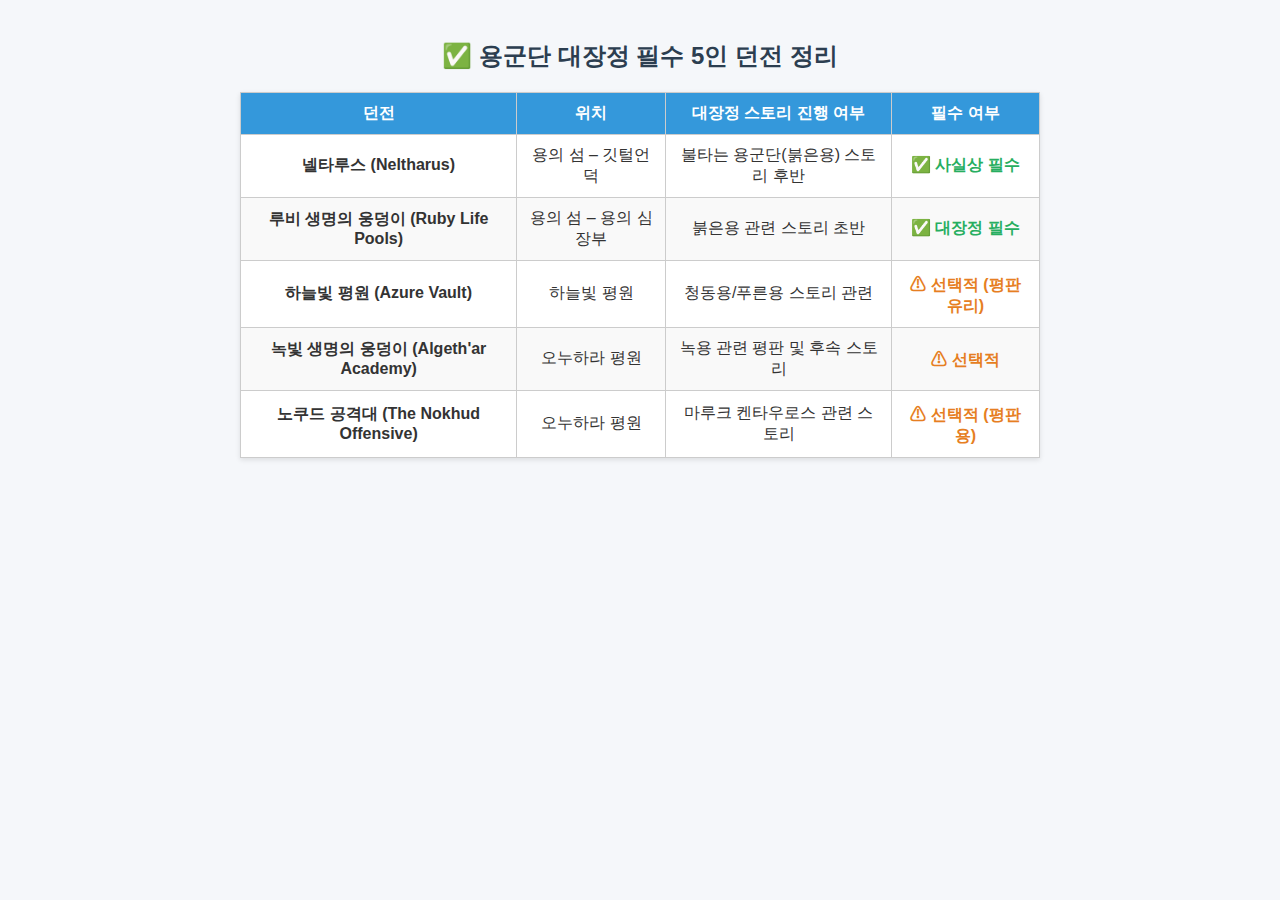
<file: wow/dungeon.html>
<!DOCTYPE html>
<html lang="ko">
<head>
  <meta charset="UTF-8">
  <meta name="robots" content="noindex, nofollow">
  <title>용군단 대장정 필수 던전 정리</title>
  <style>
    body {
      font-family: Arial, sans-serif;
      background-color: #f5f7fa;
      color: #333;
      max-width: 800px;
      margin: 0 auto;
      padding: 20px;
    }
    h2 {
      text-align: center;
      color: #2c3e50;
    }
    table {
      width: 100%;
      border-collapse: collapse;
      margin-top: 20px;
      background-color: #fff;
      box-shadow: 0 2px 5px rgba(0,0,0,0.1);
    }
    th, td {
      border: 1px solid #ccc;
      padding: 10px;
      text-align: center;
    }
    th {
      background-color: #3498db;
      color: #fff;
    }
    tr:nth-child(even) {
      background-color: #f9f9f9;
    }
    .essential {
      color: #27ae60;
      font-weight: bold;
    }
    .optional {
      color: #e67e22;
      font-weight: bold;
    }
  </style>
</head>
<body>
  <h2>✅ 용군단 대장정 필수 5인 던전 정리</h2>
  <table>
    <thead>
      <tr>
        <th>던전</th>
        <th>위치</th>
        <th>대장정 스토리 진행 여부</th>
        <th>필수 여부</th>
      </tr>
    </thead>
    <tbody>
      <tr>
        <td><strong>넬타루스 (Neltharus)</strong></td>
        <td>용의 섬 – 깃털언덕</td>
        <td>불타는 용군단(붉은용) 스토리 후반</td>
        <td class="essential">✅ 사실상 필수</td>
      </tr>
      <tr>
        <td><strong>루비 생명의 웅덩이 (Ruby Life Pools)</strong></td>
        <td>용의 섬 – 용의 심장부</td>
        <td>붉은용 관련 스토리 초반</td>
        <td class="essential">✅ 대장정 필수</td>
      </tr>
      <tr>
        <td><strong>하늘빛 평원 (Azure Vault)</strong></td>
        <td>하늘빛 평원</td>
        <td>청동용/푸른용 스토리 관련</td>
        <td class="optional">⚠ 선택적 (평판 유리)</td>
      </tr>
      <tr>
        <td><strong>녹빛 생명의 웅덩이 (Algeth'ar Academy)</strong></td>
        <td>오누하라 평원</td>
        <td>녹용 관련 평판 및 후속 스토리</td>
        <td class="optional">⚠ 선택적</td>
      </tr>
      <tr>
        <td><strong>노쿠드 공격대 (The Nokhud Offensive)</strong></td>
        <td>오누하라 평원</td>
        <td>마루크 켄타우로스 관련 스토리</td>
        <td class="optional">⚠ 선택적 (평판용)</td>
      </tr>
    </tbody>
  </table>
</body>
</html>
</file>
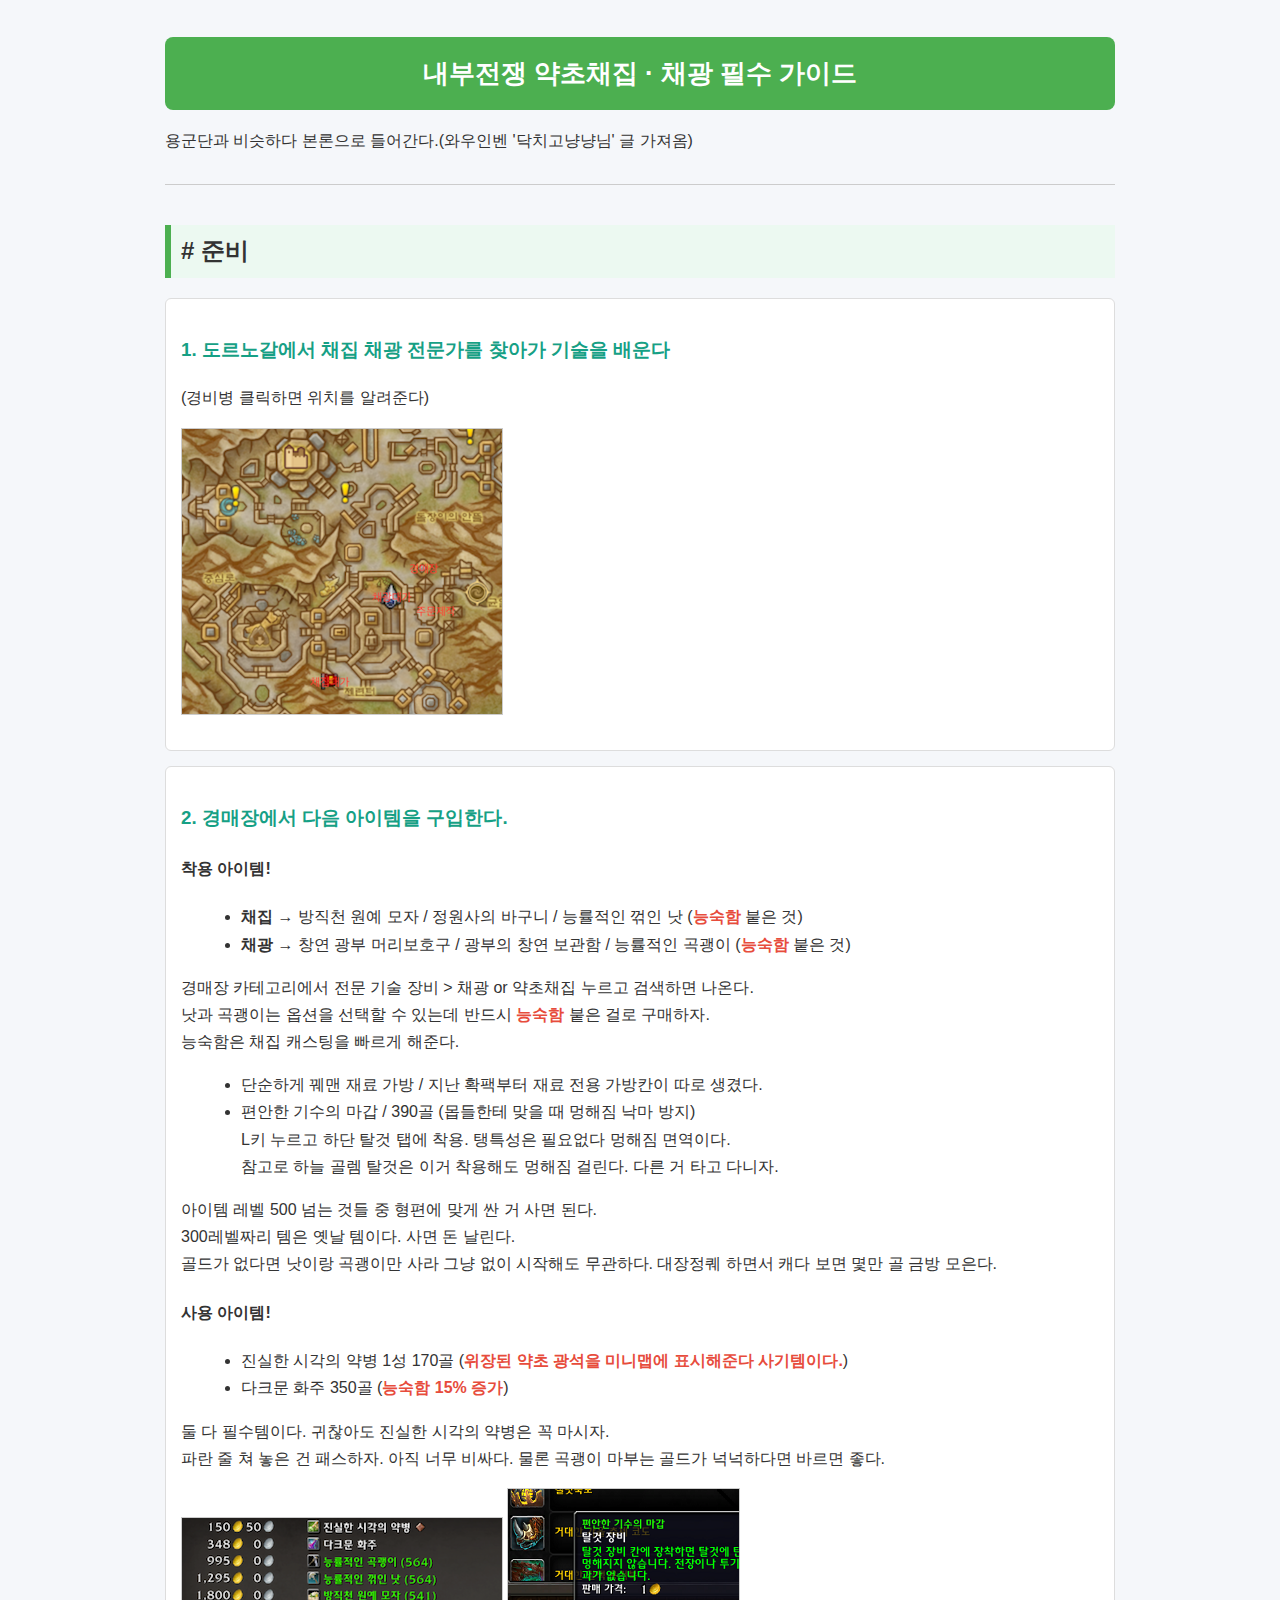
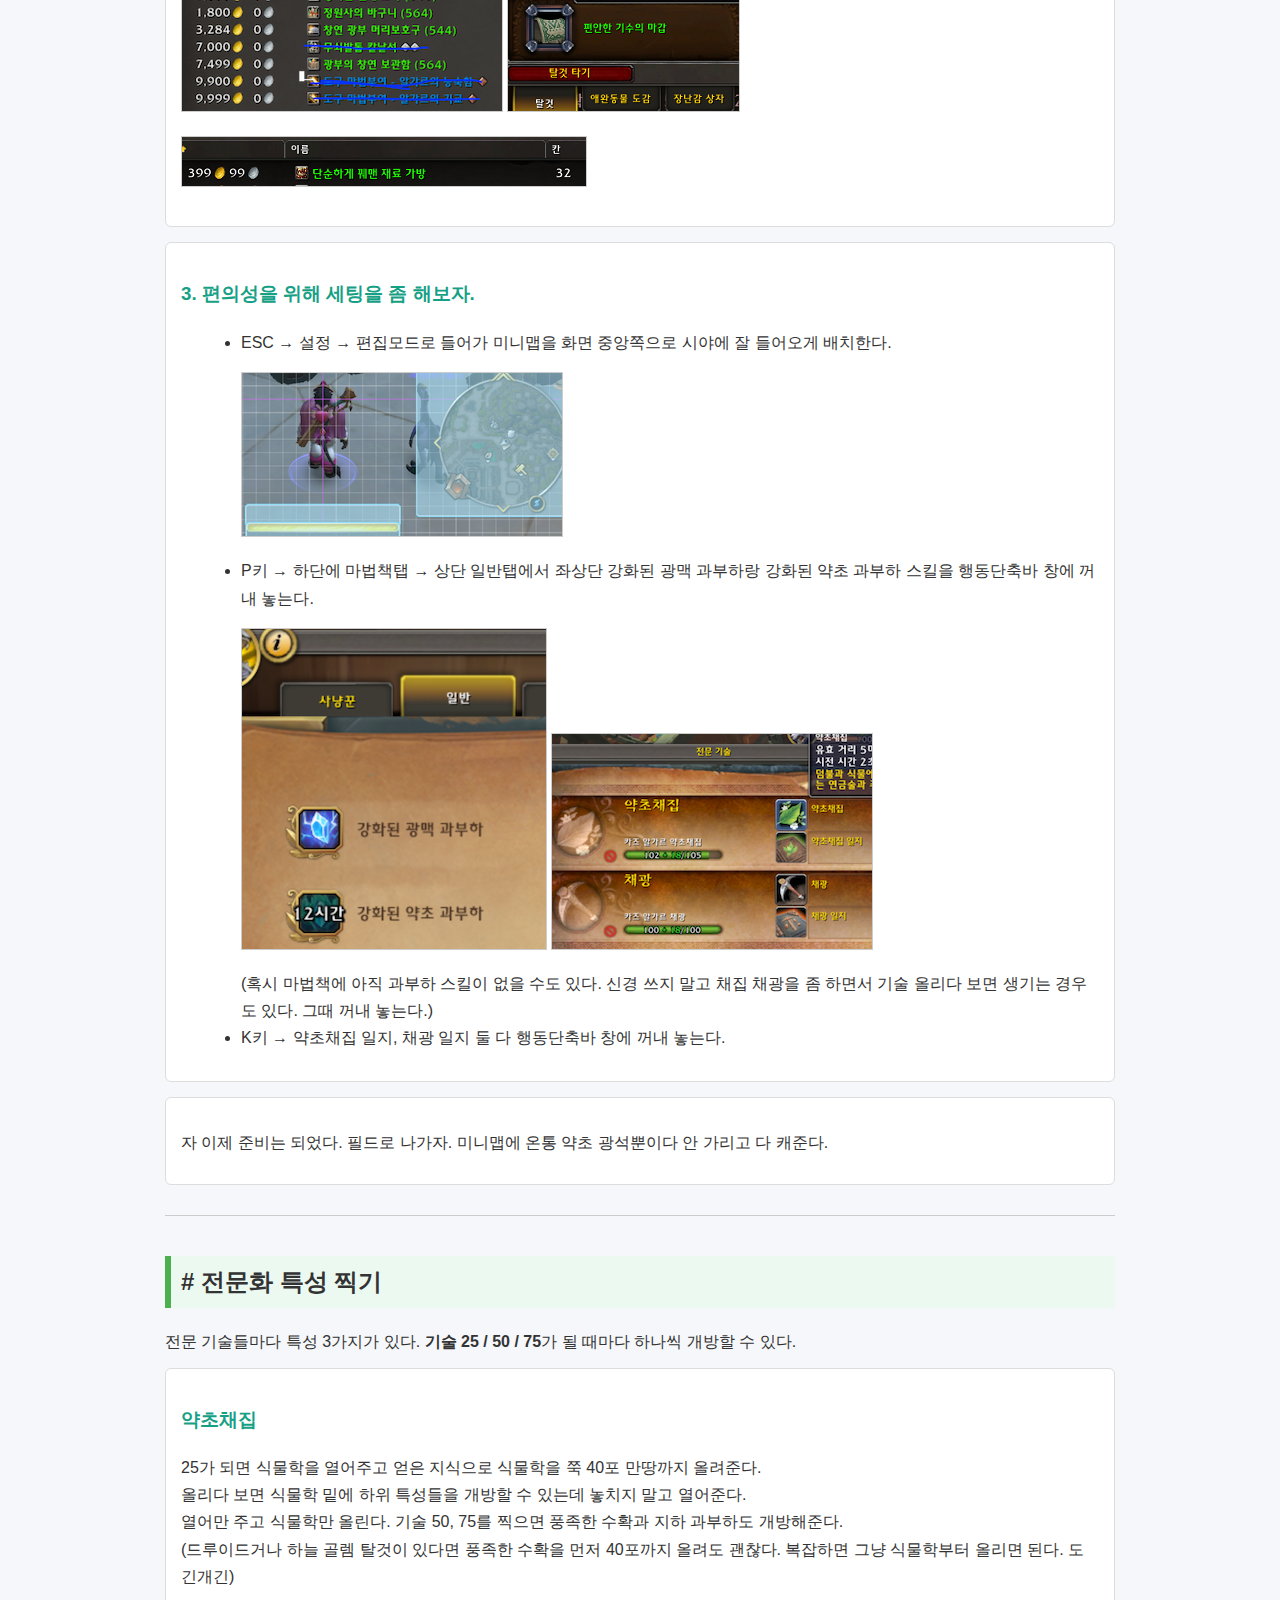
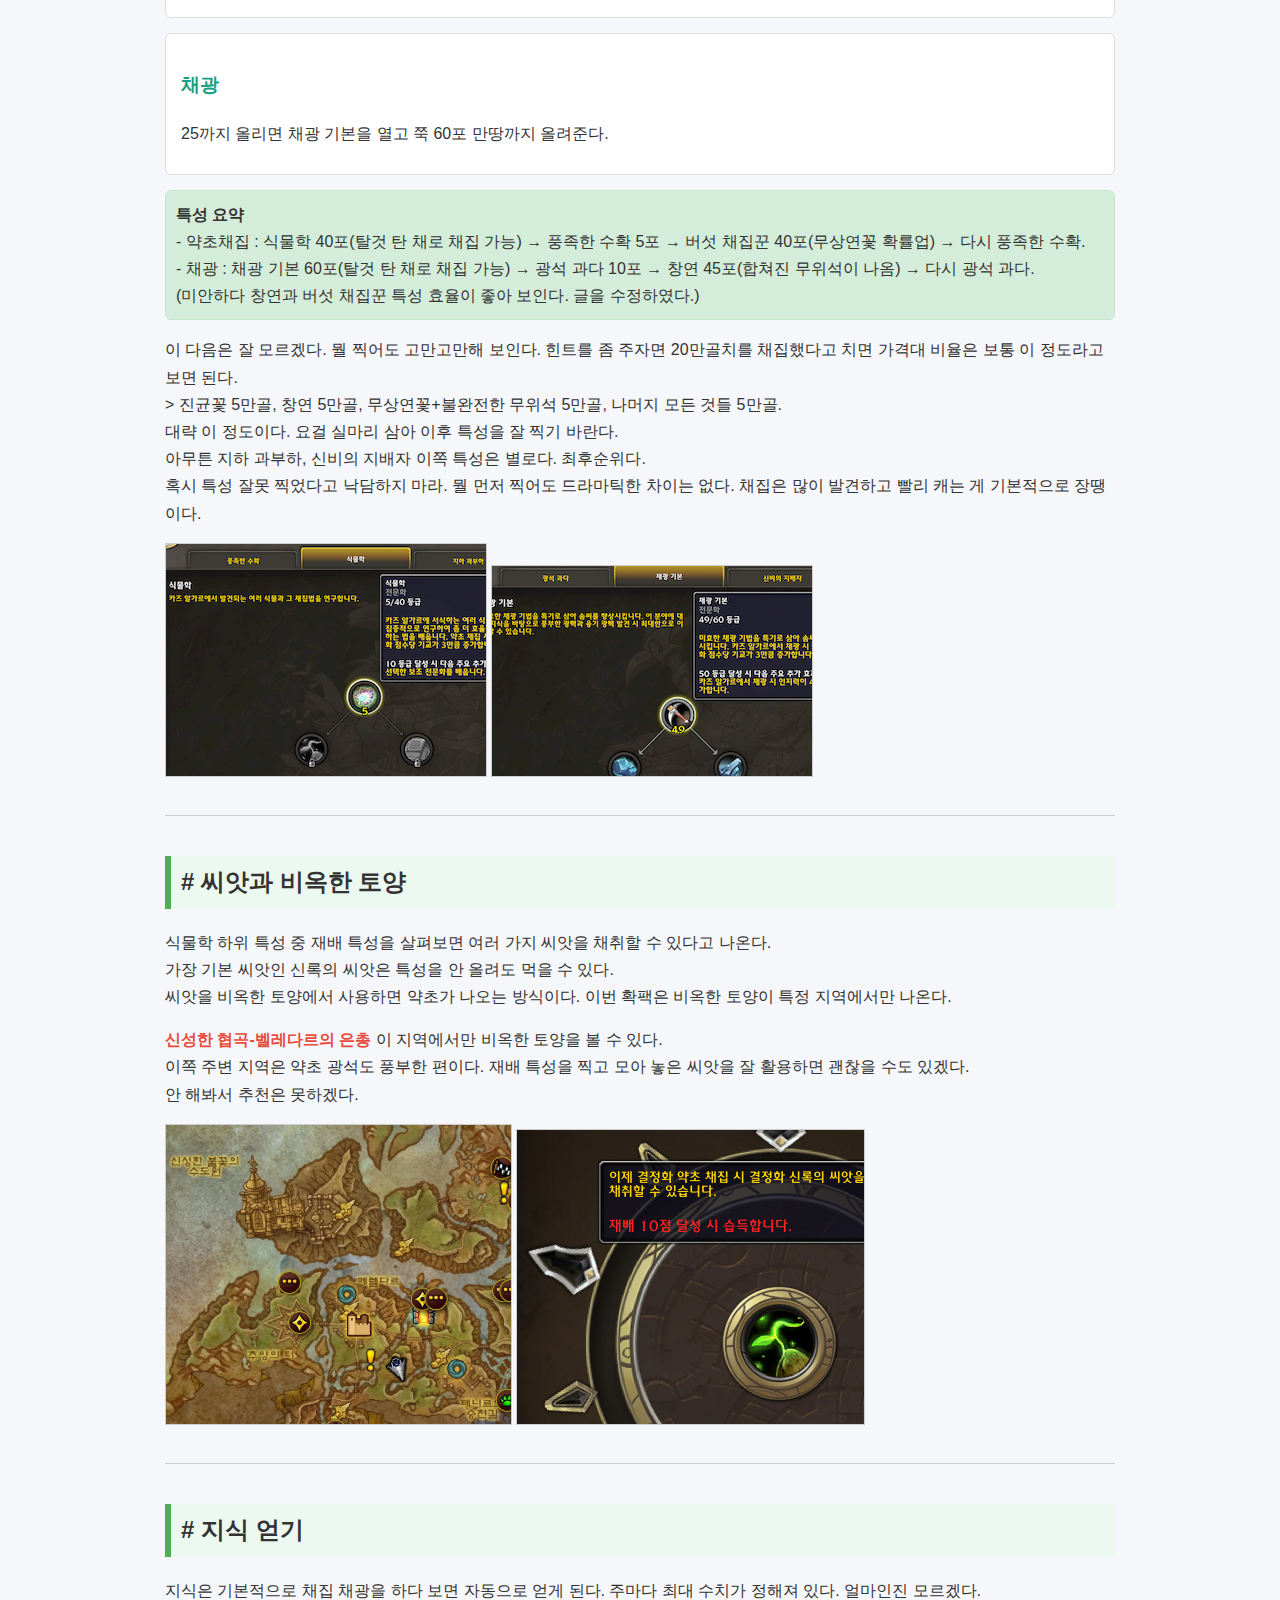
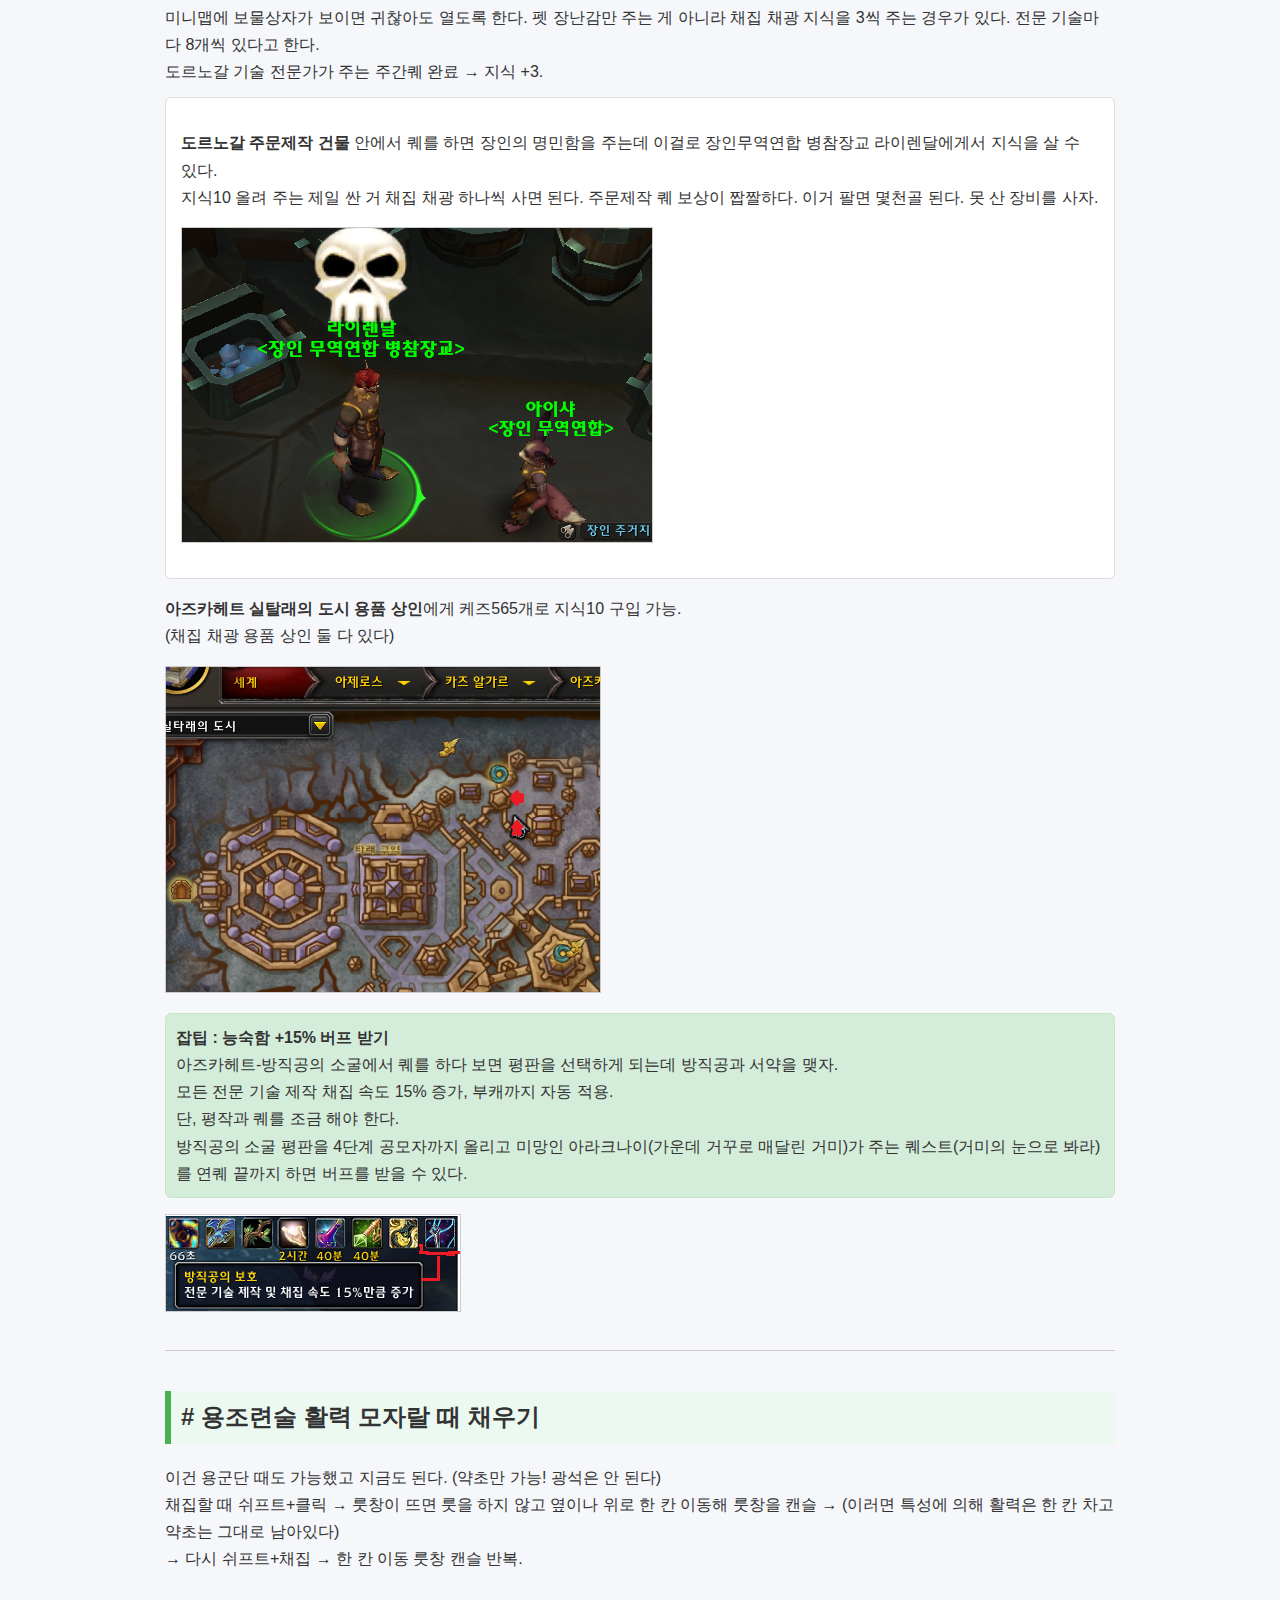
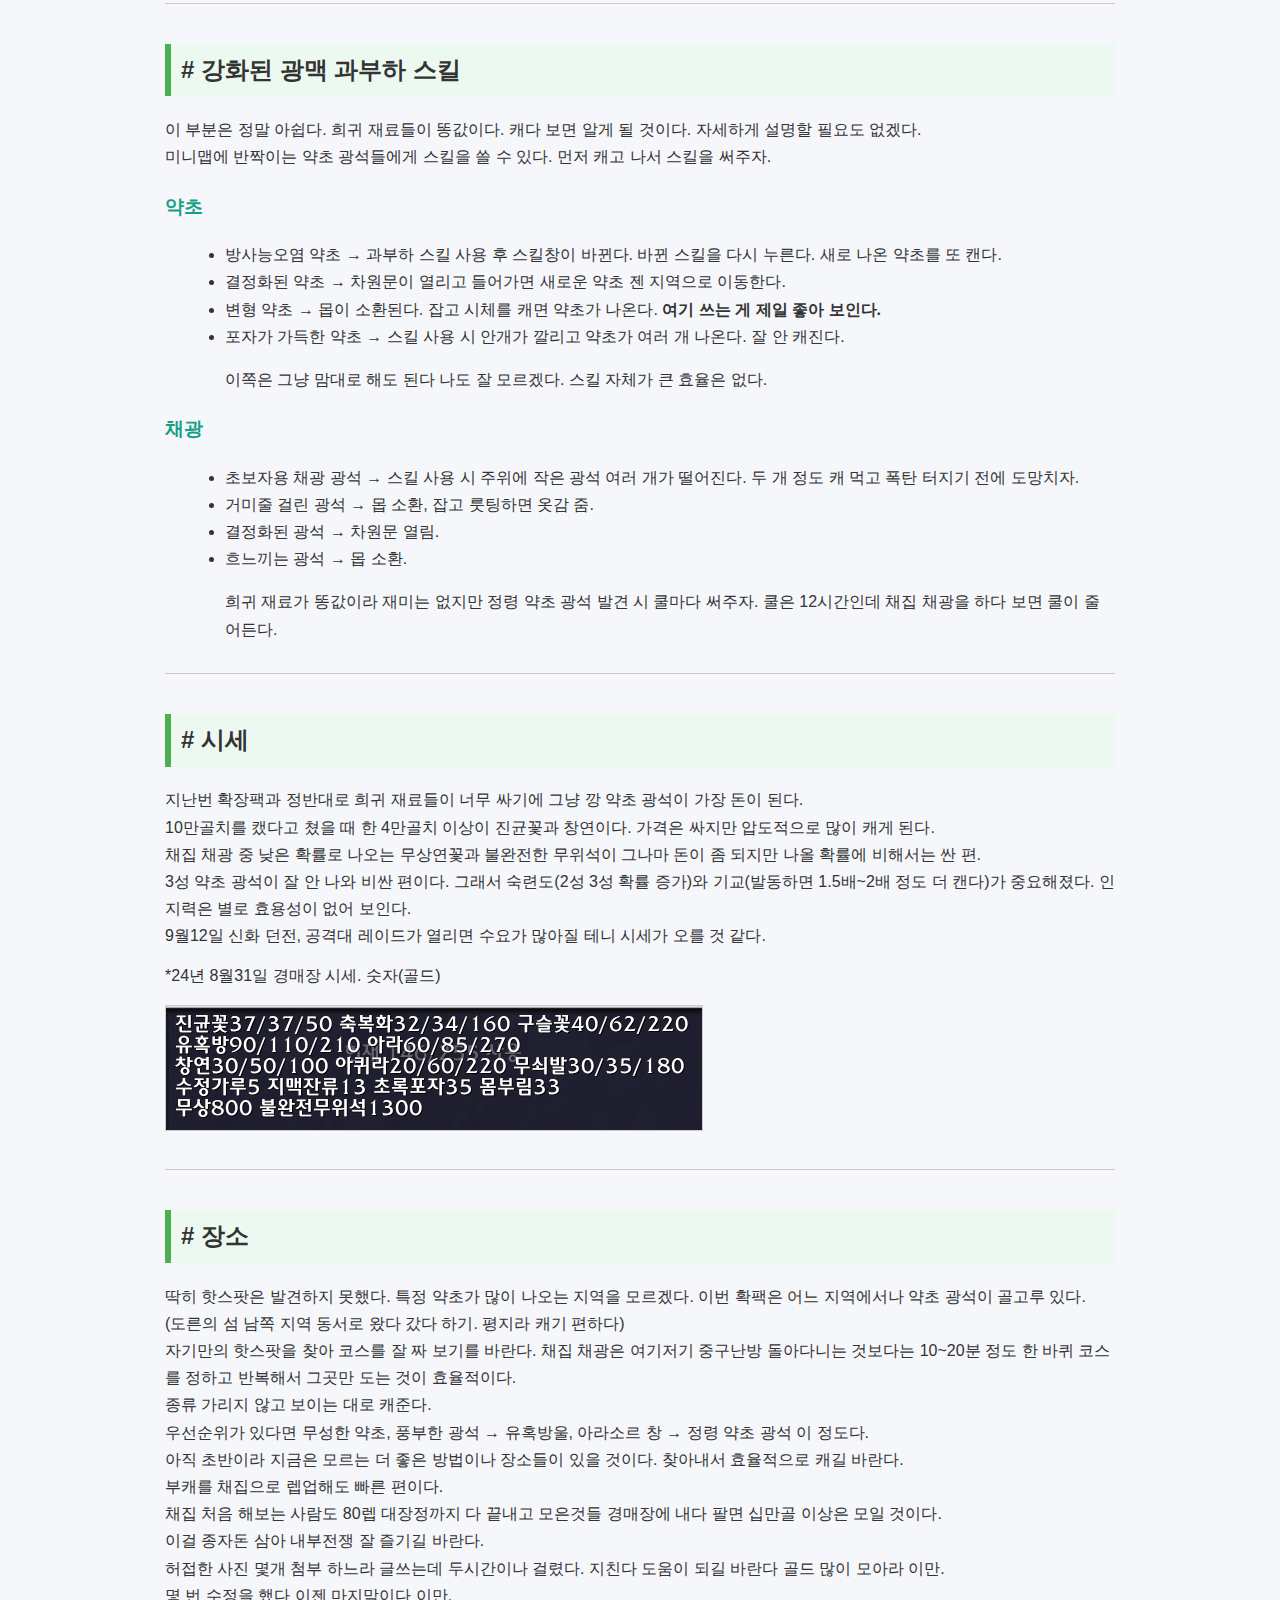
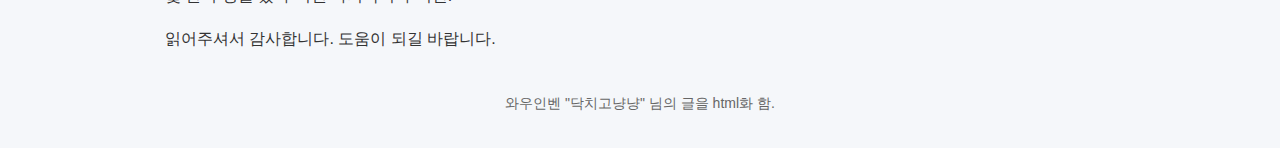
<file: wow/mining.html>
<!DOCTYPE html>
<html lang="ko">
<head>
  <meta charset="UTF-8">
  <meta name="robots" content="noindex, nofollow">
  <title>내부전쟁 약초채집 · 채광 필수 가이드</title>
  <style>
    body {
      font-family: Arial, sans-serif;
      line-height: 1.7;
      background-color: #f5f7fa;
      color: #333;
      max-width: 950px;
      margin: 0 auto;
      padding: 20px;
    }
    h1 {
      text-align: center;
      background: #4CAF50;
      color: white;
      padding: 14px;
      border-radius: 8px;
      font-size: 26px;
    }
    h2 {
      border-left: 6px solid #4CAF50;
      padding-left: 10px;
      margin-top: 40px;
      background: #ecf9f1;
      padding-top: 6px;
      padding-bottom: 6px;
    }
    h3 {
      color: #16a085;
      margin-top: 20px;
    }
    p {
      margin-bottom: 12px;
    }
    ul {
      margin-left: 20px;
      margin-bottom: 15px;
    }
    .tip {
      background: #fff3cd;
      border: 1px solid #ffeeba;
      padding: 10px;
      margin: 10px 0;
      border-radius: 6px;
    }
    .important {
      background: #d4edda;
      border: 1px solid #c3e6cb;
      padding: 10px;
      margin: 10px 0;
      border-radius: 6px;
    }
    .highlight {
      color: #e74c3c;
      font-weight: bold;
    }
    hr {
      border: 0;
      height: 1px;
      background: #ccc;
      margin: 30px 0;
    }
    .footer {
      text-align: center;
      font-size: 14px;
      color: #666;
      margin-top: 40px;
    }
    .box {
      background: #ffffff;
      border: 1px solid #ddd;
      padding: 15px;
      margin-bottom: 15px;
      border-radius: 6px;
    }
  </style>
</head>
<body>

<h1>내부전쟁 약초채집 · 채광 필수 가이드</h1>
<p>용군단과 비슷하다 본론으로 들어간다.(와우인벤 '닥치고냥냥님' 글 가져옴)</p>

<hr>

<h2># 준비</h2>

<div class="box">
<h3>1. 도르노갈에서 채집 채광 전문가를 찾아가 기술을 배운다</h3>
<p>(경비병 클릭하면 위치를 알려준다)</p>
<p><img src="images/image001.png" alt="이미지 설명" style="max-width:600px; border:1px solid #ccc;">
</p>
</div>

<div class="box">
<h3>2. 경매장에서 다음 아이템을 구입한다.</h3>

<h4>착용 아이템!</h4>
<ul>
  <li><strong>채집</strong> → 방직천 원예 모자 / 정원사의 바구니 / 능률적인 꺾인 낫 (<span class="highlight">능숙함</span> 붙은 것)</li>
  <li><strong>채광</strong> → 창연 광부 머리보호구 / 광부의 창연 보관함 / 능률적인 곡괭이 (<span class="highlight">능숙함</span> 붙은 것)</li>
</ul>
<p>경매장 카테고리에서 전문 기술 장비 > 채광 or 약초채집 누르고 검색하면 나온다.<br>
낫과 곡괭이는 옵션을 선택할 수 있는데 반드시 <span class="highlight">능숙함</span> 붙은 걸로 구매하자.<br>
능숙함은 채집 캐스팅을 빠르게 해준다.</p>

<ul>
  <li>단순하게 꿰맨 재료 가방 / 지난 확팩부터 재료 전용 가방칸이 따로 생겼다.</li>
  <li>편안한 기수의 마갑 / 390골 (몹들한테 맞을 때 멍해짐 낙마 방지)<br>
  L키 누르고 하단 탈것 탭에 착용. 탱특성은 필요없다 멍해짐 면역이다.<br>
  참고로 하늘 골렘 탈것은 이거 착용해도 멍해짐 걸린다. 다른 거 타고 다니자.</li>
</ul>

<p>아이템 레벨 500 넘는 것들 중 형편에 맞게 싼 거 사면 된다.<br>
300레벨짜리 템은 옛날 템이다. 사면 돈 날린다.<br>
골드가 없다면 낫이랑 곡괭이만 사라 그냥 없이 시작해도 무관하다. 대장정퀘 하면서 캐다 보면 몇만 골 금방 모은다.</p>

<h4>사용 아이템!</h4>
<ul>
  <li>진실한 시각의 약병 1성 170골 (<span class="highlight">위장된 약초 광석을 미니맵에 표시해준다 사기템이다.</span>)</li>
  <li>다크문 화주 350골 (<span class="highlight">능숙함 15% 증가</span>)</li>
</ul>
<p>둘 다 필수템이다. 귀찮아도 진실한 시각의 약병은 꼭 마시자.<br>
파란 줄 쳐 놓은 건 패스하자. 아직 너무 비싸다. 물론 곡괭이 마부는 골드가 넉넉하다면 바르면 좋다.</p>
<p><img src="images/image002.png" alt="이미지 설명" style="max-width:600px; border:1px solid #ccc;">
   <img src="images/image003.png" alt="이미지 설명" style="max-width:600px; border:1px solid #ccc;"></p>
<p><img src="images/image004.png" alt="이미지 설명" style="max-width:600px; border:1px solid #ccc;"></p>
</p>

</div>

<div class="box">
<h3>3. 편의성을 위해 세팅을 좀 해보자.</h3>

<ul>  
  <li>ESC → 설정 → 편집모드로 들어가 미니맵을 화면 중앙쪽으로 시야에 잘 들어오게 배치한다.</li>
  <p><img src="images/image005.png" alt="이미지 설명" style="max-width:600px; border:1px solid #ccc;"></p> 
  <li>P키 → 하단에 마법책탭 → 상단 일반탭에서 좌상단 강화된 광맥 과부하랑 강화된 약초 과부하 스킬을 행동단축바 창에 꺼내 놓는다.<br>
  <p><img src="images/image006.png" alt="이미지 설명" style="max-width:600px; border:1px solid #ccc;">
   <img src="images/image007.png" alt="이미지 설명" style="max-width:600px; border:1px solid #ccc;"></p>

  (혹시 마법책에 아직 과부하 스킬이 없을 수도 있다. 신경 쓰지 말고 채집 채광을 좀 하면서 기술 올리다 보면 생기는 경우도 있다. 그때 꺼내 놓는다.)</li>
  <li>K키 → 약초채집 일지, 채광 일지 둘 다 행동단축바 창에 꺼내 놓는다.</li>
</ul>
</div>

<div class="box">
<p>자 이제 준비는 되었다. 필드로 나가자. 미니맵에 온통 약초 광석뿐이다 안 가리고 다 캐준다.</p>
</div>

<hr>

<h2># 전문화 특성 찍기</h2>
<p>전문 기술들마다 특성 3가지가 있다. <strong>기술 25 / 50 / 75</strong>가 될 때마다 하나씩 개방할 수 있다.</p>

<div class="box">
<h3>약초채집</h3>
<p>25가 되면 식물학을 열어주고 얻은 지식으로 식물학을 쭉 40포 만땅까지 올려준다.<br>
올리다 보면 식물학 밑에 하위 특성들을 개방할 수 있는데 놓치지 말고 열어준다.<br>
열어만 주고 식물학만 올린다. 기술 50, 75를 찍으면 풍족한 수확과 지하 과부하도 개방해준다.<br>
(드루이드거나 하늘 골렘 탈것이 있다면 풍족한 수확을 먼저 40포까지 올려도 괜찮다. 복잡하면 그냥 식물학부터 올리면 된다. 도긴개긴)</p>
</div>

<div class="box">
<h3>채광</h3>
<p>25까지 올리면 채광 기본을 열고 쭉 60포 만땅까지 올려준다.</p>
</div>

<div class="important">
<strong>특성 요약</strong><br>
- 약초채집 : 식물학 40포(탈것 탄 채로 채집 가능) → 풍족한 수확 5포 → 버섯 채집꾼 40포(무상연꽃 확률업) → 다시 풍족한 수확.<br>
- 채광 : 채광 기본 60포(탈것 탄 채로 채집 가능) → 광석 과다 10포 → 창연 45포(합쳐진 무위석이 나옴) → 다시 광석 과다.<br>
(미안하다 창연과 버섯 채집꾼 특성 효율이 좋아 보인다. 글을 수정하였다.)
</div>

<p>이 다음은 잘 모르겠다. 뭘 찍어도 고만고만해 보인다. 힌트를 좀 주자면 20만골치를 채집했다고 치면 가격대 비율은 보통 이 정도라고 보면 된다.<br>
> 진균꽃 5만골, 창연 5만골, 무상연꽃+불완전한 무위석 5만골, 나머지 모든 것들 5만골.<br>
대략 이 정도이다. 요걸 실마리 삼아 이후 특성을 잘 찍기 바란다.<br>
아무튼 지하 과부하, 신비의 지배자 이쪽 특성은 별로다. 최후순위다.<br>
혹시 특성 잘못 찍었다고 낙담하지 마라. 뭘 먼저 찍어도 드라마틱한 차이는 없다. 채집은 많이 발견하고 빨리 캐는 게 기본적으로 장땡이다.</p>
<p><img src="images/image008.png" alt="이미지 설명" style="max-width:600px; border:1px solid #ccc;">
   <img src="images/image009.png" alt="이미지 설명" style="max-width:600px; border:1px solid #ccc;"></p>

<hr>

<h2># 씨앗과 비옥한 토양</h2>
<p>식물학 하위 특성 중 재배 특성을 살펴보면 여러 가지 씨앗을 채취할 수 있다고 나온다.<br>
가장 기본 씨앗인 신록의 씨앗은 특성을 안 올려도 먹을 수 있다.<br>
씨앗을 비옥한 토양에서 사용하면 약초가 나오는 방식이다. 이번 확팩은 비옥한 토양이 특정 지역에서만 나온다.</p>
<p><span class="highlight">신성한 협곡-벨레다르의 은총</span> 이 지역에서만 비옥한 토양을 볼 수 있다.<br>
이쪽 주변 지역은 약초 광석도 풍부한 편이다. 재배 특성을 찍고 모아 놓은 씨앗을 잘 활용하면 괜찮을 수도 있겠다.<br>
안 해봐서 추천은 못하겠다.</p>
<p><img src="images/image010.png" alt="이미지 설명" style="max-width:600px; border:1px solid #ccc;">
   <img src="images/image011.png" alt="이미지 설명" style="max-width:600px; border:1px solid #ccc;"></p>

<hr>

<h2># 지식 얻기</h2>
<p>지식은 기본적으로 채집 채광을 하다 보면 자동으로 얻게 된다. 주마다 최대 수치가 정해져 있다. 얼마인진 모르겠다.<br>
미니맵에 보물상자가 보이면 귀찮아도 열도록 한다. 펫 장난감만 주는 게 아니라 채집 채광 지식을 3씩 주는 경우가 있다. 전문 기술마다 8개씩 있다고 한다.<br>
도르노갈 기술 전문가가 주는 주간퀘 완료 → 지식 +3.</p>

<div class="box">
<p><strong>도르노갈 주문제작 건물</strong> 안에서 퀘를 하면 장인의 명민함을 주는데 이걸로 장인무역연합 병참장교 라이렌달에게서 지식을 살 수 있다.<br>
지식10 올려 주는 제일 싼 거 채집 채광 하나씩 사면 된다. 주문제작 퀘 보상이 짭짤하다. 이거 팔면 몇천골 된다. 못 산 장비를 사자.</p>
<p><img src="images/image012.png" alt="이미지 설명" style="max-width:600px; border:1px solid #ccc;"></p>
</div>

<p><strong>아즈카헤트 실탈래의 도시 용품 상인</strong>에게 케즈565개로 지식10 구입 가능.<br>
(채집 채광 용품 상인 둘 다 있다)</p>
<p><img src="images/image013.png" alt="이미지 설명" style="max-width:600px; border:1px solid #ccc;"></p>

<div class="important">
<strong>잡팁 : 능숙함 +15% 버프 받기</strong><br>
아즈카헤트-방직공의 소굴에서 퀘를 하다 보면 평판을 선택하게 되는데 방직공과 서약을 맺자.<br>
모든 전문 기술 제작 채집 속도 15% 증가, 부캐까지 자동 적용.<br>
단, 평작과 퀘를 조금 해야 한다.<br>
방직공의 소굴 평판을 4단계 공모자까지 올리고 미망인 아라크나이(가운데 거꾸로 매달린 거미)가 주는 퀘스트(거미의 눈으로 봐라)를 연퀘 끝까지 하면 버프를 받을 수 있다.
</div>
<p><img src="images/image014.png" alt="이미지 설명" style="max-width:600px; border:1px solid #ccc;"></p>

<hr>

<h2># 용조련술 활력 모자랄 때 채우기</h2>
<p>이건 용군단 때도 가능했고 지금도 된다. (약초만 가능! 광석은 안 된다)<br>
채집할 때 쉬프트+클릭 → 룻창이 뜨면 룻을 하지 않고 옆이나 위로 한 칸 이동해 룻창을 캔슬 → (이러면 특성에 의해 활력은 한 칸 차고 약초는 그대로 남아있다)<br>
→ 다시 쉬프트+채집 → 한 칸 이동 룻창 캔슬 반복.</p>

<hr>

<h2># 강화된 광맥 과부하 스킬</h2>
<p>이 부분은 정말 아쉽다. 희귀 재료들이 똥값이다. 캐다 보면 알게 될 것이다. 자세하게 설명할 필요도 없겠다.<br>
미니맵에 반짝이는 약초 광석들에게 스킬을 쓸 수 있다. 먼저 캐고 나서 스킬을 써주자.</p>

<h3>약초</h3>
<ul>
  <li>방사능오염 약초 → 과부하 스킬 사용 후 스킬창이 바뀐다. 바뀐 스킬을 다시 누른다. 새로 나온 약초를 또 캔다.</li>
  <li>결정화된 약초 → 차원문이 열리고 들어가면 새로운 약초 젠 지역으로 이동한다.</li>
  <li>변형 약초 → 몹이 소환된다. 잡고 시체를 캐면 약초가 나온다. <strong>여기 쓰는 게 제일 좋아 보인다.</strong></li>
  <li>포자가 가득한 약초 → 스킬 사용 시 안개가 깔리고 약초가 여러 개 나온다. 잘 안 캐진다.</li>
  <p> 이쪽은 그냥 맘대로 해도 된다 나도 잘 모르겠다. 스킬 자체가 큰 효율은 없다.</p>
</ul>
  
<h3>채광</h3>
<ul>
  <li>초보자용 채광 광석 → 스킬 사용 시 주위에 작은 광석 여러 개가 떨어진다. 두 개 정도 캐 먹고 폭탄 터지기 전에 도망치자.</li>
  <li>거미줄 걸린 광석 → 몹 소환, 잡고 룻팅하면 옷감 줌.</li>
  <li>결정화된 광석 → 차원문 열림.</li>
  <li>흐느끼는 광석 → 몹 소환.</li>
  <p>희귀 재료가 똥값이라 재미는 없지만 정령 약초 광석 발견 시 쿨마다 써주자. 쿨은 12시간인데 채집 채광을 하다 보면 쿨이 줄어든다.</p>
</ul>
   <hr>

<h2># 시세</h2>
<p>지난번 확장팩과 정반대로 희귀 재료들이 너무 싸기에 그냥 깡 약초 광석이 가장 돈이 된다.<br>
10만골치를 캤다고 쳤을 때 한 4만골치 이상이 진균꽃과 창연이다. 가격은 싸지만 압도적으로 많이 캐게 된다.<br>
채집 채광 중 낮은 확률로 나오는 무상연꽃과 불완전한 무위석이 그나마 돈이 좀 되지만 나올 확률에 비해서는 싼 편.<br>
3성 약초 광석이 잘 안 나와 비싼 편이다. 그래서 숙련도(2성 3성 확률 증가)와 기교(발동하면 1.5배~2배 정도 더 캔다)가 중요해졌다. 인지력은 별로 효용성이 없어 보인다.<br>
9월12일 신화 던전, 공격대 레이드가 열리면 수요가 많아질 테니 시세가 오를 것 같다.</p>
*24년 8월31일 경매장 시세. 숫자(골드)</p>
<p><img src="images/image015.png" alt="이미지 설명" style="max-width:600px; border:1px solid #ccc;"></p>
<hr>

<h2># 장소</h2>
<p>딱히 핫스팟은 발견하지 못했다. 특정 약초가 많이 나오는 지역을 모르겠다. 이번 확팩은 어느 지역에서나 약초 광석이 골고루 있다.<br>
(도른의 섬 남쪽 지역 동서로 왔다 갔다 하기. 평지라 캐기 편하다)<br>
자기만의 핫스팟을 찾아 코스를 잘 짜 보기를 바란다. 채집 채광은 여기저기 중구난방 돌아다니는 것보다는 10~20분 정도 한 바퀴 코스를 정하고 반복해서 그곳만 도는 것이 효율적이다.<br>
종류 가리지 않고 보이는 대로 캐준다.<br>
우선순위가 있다면 무성한 약초, 풍부한 광석 → 유혹방울, 아라소르 창 → 정령 약초 광석 이 정도다.<br>
아직 초반이라 지금은 모르는 더 좋은 방법이나 장소들이 있을 것이다. 찾아내서 효율적으로 캐길 바란다.<br>
부캐를 채집으로 렙업해도 빠른 편이다.<br>
채집 처음 해보는 사람도 80렙 대장정까지 다 끝내고 모은것들 경매장에 내다 팔면 십만골 이상은 모일 것이다.<br>
이걸 종자돈 삼아 내부전쟁 잘 즐기길 바란다.<br>
허접한 사진 몇개 첨부 하느라 글쓰는데 두시간이나 걸렸다. 지친다 도움이 되길 바란다 골드 많이 모아라 이만.<br>
몇 번 수정을 했다 이젠 마지막이다 이만.<br>
</p>
<p>읽어주셔서 감사합니다. 도움이 되길 바랍니다.</p>
<div class="footer">
<p>와우인벤 "닥치고냥냥" 님의 글을 html화 함.</p>
</div>

</body>
</html>
</file>
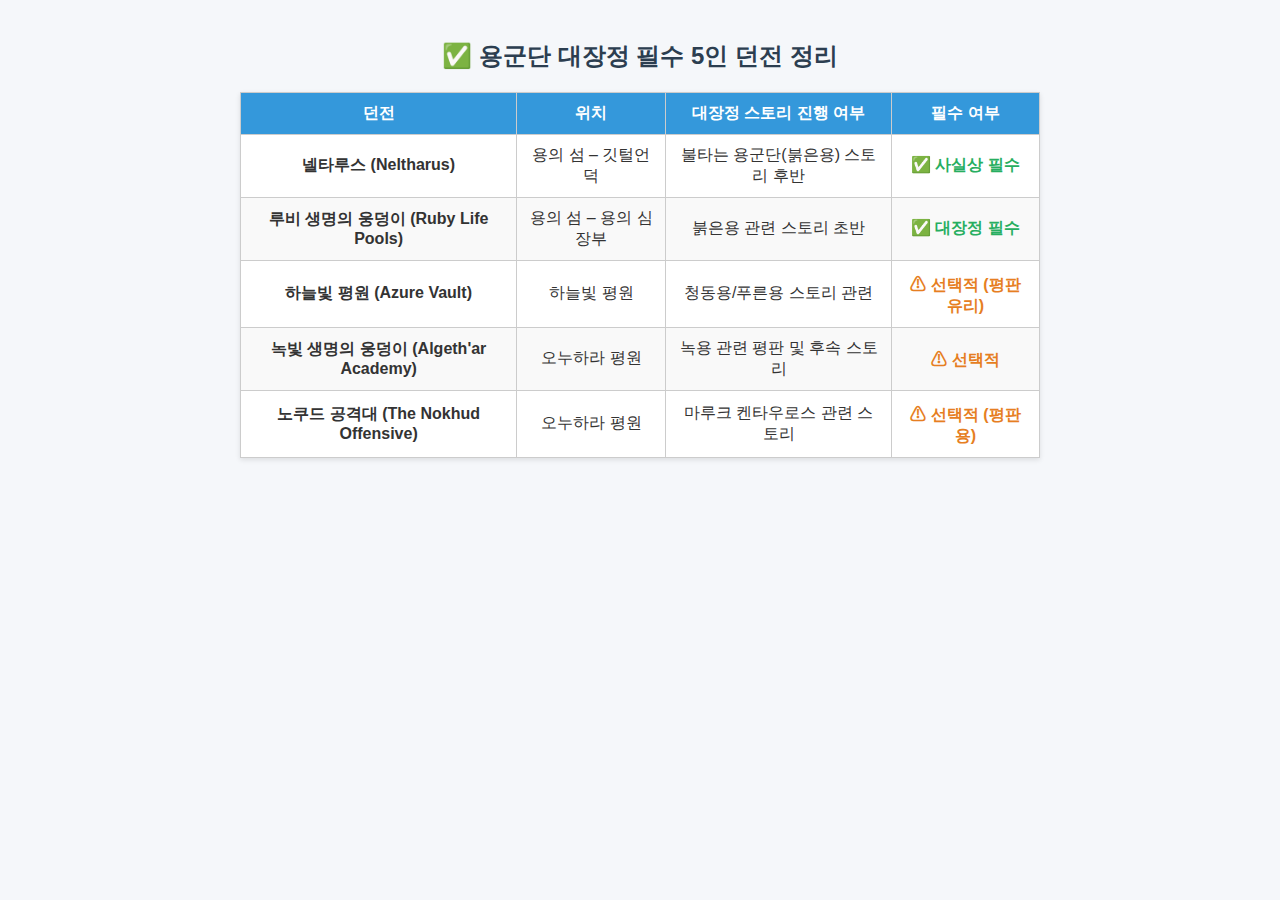
<file: wow/yongkundandungeon.html>
<!DOCTYPE html>
<html lang="ko">
<head>
  <meta charset="UTF-8">
  <title>용군단 대장정 필수 던전 정리</title>
  <style>
    body {
      font-family: Arial, sans-serif;
      background-color: #f5f7fa;
      color: #333;
      max-width: 800px;
      margin: 0 auto;
      padding: 20px;
    }
    h2 {
      text-align: center;
      color: #2c3e50;
    }
    table {
      width: 100%;
      border-collapse: collapse;
      margin-top: 20px;
      background-color: #fff;
      box-shadow: 0 2px 5px rgba(0,0,0,0.1);
    }
    th, td {
      border: 1px solid #ccc;
      padding: 10px;
      text-align: center;
    }
    th {
      background-color: #3498db;
      color: #fff;
    }
    tr:nth-child(even) {
      background-color: #f9f9f9;
    }
    .essential {
      color: #27ae60;
      font-weight: bold;
    }
    .optional {
      color: #e67e22;
      font-weight: bold;
    }
  </style>
</head>
<body>
  <h2>✅ 용군단 대장정 필수 5인 던전 정리</h2>
  <table>
    <thead>
      <tr>
        <th>던전</th>
        <th>위치</th>
        <th>대장정 스토리 진행 여부</th>
        <th>필수 여부</th>
      </tr>
    </thead>
    <tbody>
      <tr>
        <td><strong>넬타루스 (Neltharus)</strong></td>
        <td>용의 섬 – 깃털언덕</td>
        <td>불타는 용군단(붉은용) 스토리 후반</td>
        <td class="essential">✅ 사실상 필수</td>
      </tr>
      <tr>
        <td><strong>루비 생명의 웅덩이 (Ruby Life Pools)</strong></td>
        <td>용의 섬 – 용의 심장부</td>
        <td>붉은용 관련 스토리 초반</td>
        <td class="essential">✅ 대장정 필수</td>
      </tr>
      <tr>
        <td><strong>하늘빛 평원 (Azure Vault)</strong></td>
        <td>하늘빛 평원</td>
        <td>청동용/푸른용 스토리 관련</td>
        <td class="optional">⚠ 선택적 (평판 유리)</td>
      </tr>
      <tr>
        <td><strong>녹빛 생명의 웅덩이 (Algeth'ar Academy)</strong></td>
        <td>오누하라 평원</td>
        <td>녹용 관련 평판 및 후속 스토리</td>
        <td class="optional">⚠ 선택적</td>
      </tr>
      <tr>
        <td><strong>노쿠드 공격대 (The Nokhud Offensive)</strong></td>
        <td>오누하라 평원</td>
        <td>마루크 켄타우로스 관련 스토리</td>
        <td class="optional">⚠ 선택적 (평판용)</td>
      </tr>
    </tbody>
  </table>
</body>
</html>
</file>
